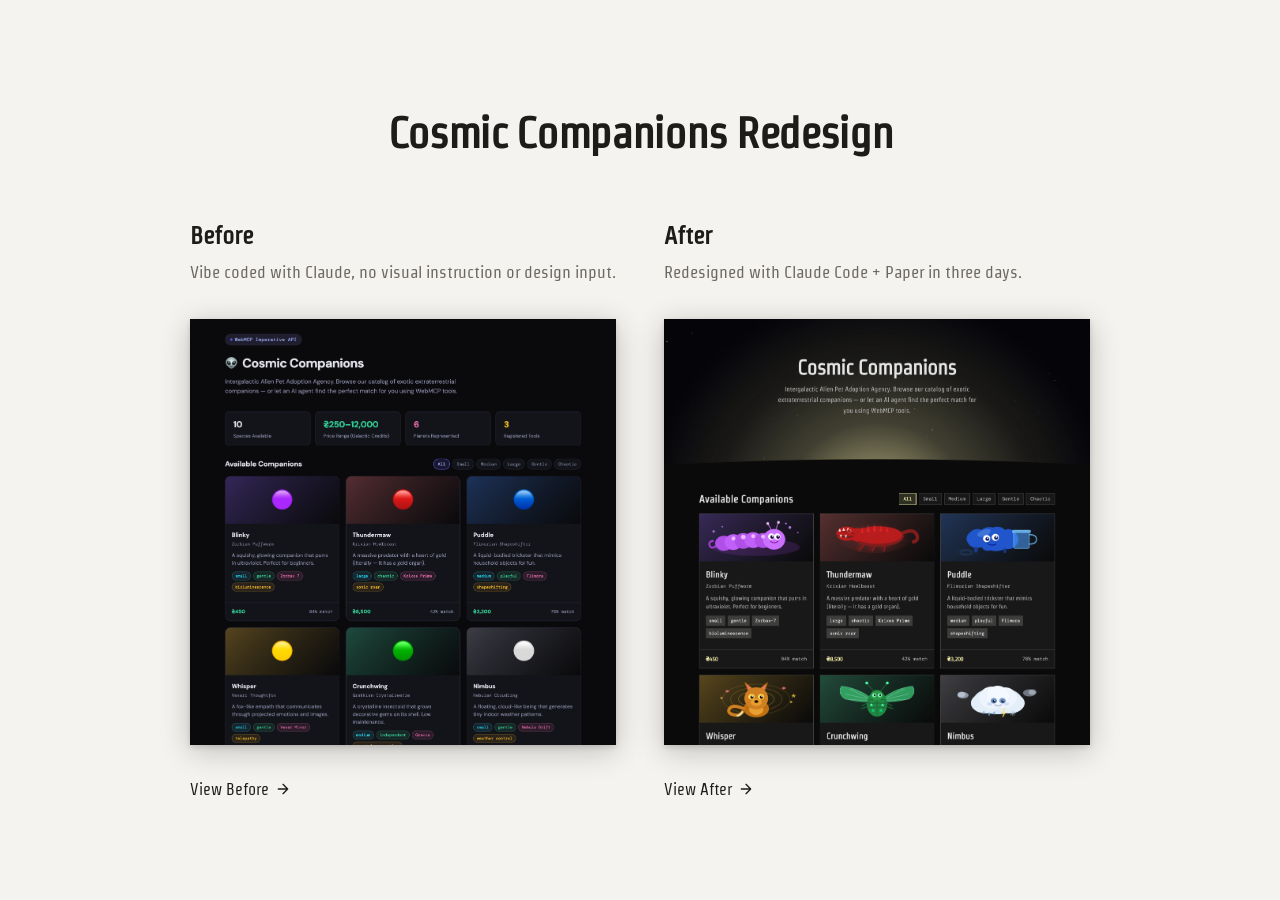
<file: index.html>
<!DOCTYPE html>
<html lang="en">
<head>
    <meta charset="UTF-8">
    <meta name="viewport" content="width=device-width, initial-scale=1.0">
    <title>Cosmic Companions</title>
    <link rel="icon" type="image/svg+xml" href="favicon.svg">
    <link rel="preconnect" href="https://fonts.googleapis.com">
    <link href="https://fonts.googleapis.com/css2?family=DM+Mono:wght@300;400;500&family=Strait&display=swap" rel="stylesheet">
    <link rel="stylesheet" href="after/styles.css">
    <style>
        :root {
            --bg:              #f5f3ef;
            --bg-deep:         #ece9e3;
            --surface:         #eceae5;
            --surface-hover:   #e2dfd9;
            --border:          #c8c4bc;
            --border-focus:    #3a3835;
            --border-selected: #6b6761;
            --border-hover:    #3a3835;
            --text:            #1e1c1a;
            --text-muted:      #6b6761;
            --accent:          #1e1c1a;
            --accent-soft:     rgba(30, 28, 26, 0.08);
            --accent-glow:     rgba(30, 28, 26, 0.06);
        }

        body {
            background: var(--bg);
            color: var(--text);
        }

        @media (min-width: 601px) {
            body {
                min-height: 100vh;
                display: flex;
                align-items: center;
                padding-top: 40px;
                padding-bottom: 40px;
            }
        }

        .landing-container {
            max-width: 900px;
            margin: 0 auto;
            width: 100%;
        }

        .landing-container h1 {
            margin-bottom: 48px;
            text-align: center;
        }

        .cards {
            display: grid;
            grid-template-columns: 1fr 1fr;
            gap: 48px;
        }

        .landing-card {
            display: flex;
            flex-direction: column;
            gap: 32px;
        }

        .landing-card-visual {
            aspect-ratio: 1 / 1;
            overflow: hidden;
            border: none;
            box-shadow: 0 6px 28px rgba(0, 0, 0, 0.22), 0 2px 6px rgba(0, 0, 0, 0.14);
            transform-style: preserve-3d;
            will-change: transform;
            transition: transform 0.6s ease, box-shadow 0.6s ease;
        }

        .landing-card-visual.is-tilting {
            transition: none;
        }

        .landing-card-visual img {
            width: 100%;
            height: 100%;
            object-fit: cover;
            object-position: center;
            display: block;
        }

        .landing-card-body {
            display: flex;
            flex-direction: column;
        }

        .landing-card-body h2 {
            font-size: 1.375rem;
            font-weight: 600;
            margin-bottom: 4px;
        }

        .landing-card-body p {
            font-size: 0.9625rem;
            color: var(--text-muted);
            line-height: 1.6;
            margin-bottom: 0;
        }

        .card-link {
            display: inline-flex;
            align-items: center;
            gap: 6px;
            font-size: 0.894rem;
            color: var(--accent);
            text-decoration: none;
            transition: color 0.2s;
            font-family: var(--sans);
        }

        .card-link:hover { color: var(--text); }

        .card-link svg {
            width: 16px;
            height: 16px;
            transition: transform 0.2s ease;
        }

        .card-link:hover svg {
            transform: translateX(4px);
        }

        @media (max-width: 600px) {
            .cards {
                grid-template-columns: 1fr;
            }
            .landing-container {
                padding-top: 48px;
            }
            .landing-card-body h2 { font-size: 1.5rem; }
            .landing-card-body p  { font-size: 1.05rem; }
            .card-link            { font-size: 0.975rem; }
        }
    </style>
</head>
<body>

<div class="landing-container">

    <h1>Cosmic Companions Redesign</h1>

    <div class="cards">

        <div class="landing-card">
            <div class="landing-card-body">
                <h2>Before</h2>
                <p>Vibe coded with Claude, no visual instruction or design input.</p>
            </div>
            <a href="before/index.html" class="landing-card-visual">
                <img src="before-img.png" alt="Before redesign screenshot">
            </a>
            <a href="before/index.html" class="card-link">View Before <svg viewBox="0 0 24 24" fill="none" stroke="currentColor" stroke-width="2" stroke-linecap="round" stroke-linejoin="round"><path d="M5 12h14M12 5l7 7-7 7"/></svg></a>
        </div>

        <div class="landing-card">
            <div class="landing-card-body">
                <h2>After</h2>
                <p>Redesigned with Claude Code + Paper in three days.</p>
            </div>
            <a href="after/index.html" class="landing-card-visual">
                <img src="after-img.png" alt="After redesign screenshot">
            </a>
            <a href="after/index.html" class="card-link">View After <svg viewBox="0 0 24 24" fill="none" stroke="currentColor" stroke-width="2" stroke-linecap="round" stroke-linejoin="round"><path d="M5 12h14M12 5l7 7-7 7"/></svg></a>
        </div>

    </div>

</div>

<script>
    const MAX_TILT = 4;
    const PERSPECTIVE = 800;

    document.querySelectorAll('.landing-card-visual').forEach(el => {
        el.style.perspective = `${PERSPECTIVE}px`;

        el.addEventListener('mousemove', e => {
            const rect = el.getBoundingClientRect();
            const x = (e.clientX - rect.left) / rect.width  - 0.5;
            const y = (e.clientY - rect.top)  / rect.height - 0.5;
            el.classList.add('is-tilting');
            el.style.transform = `perspective(${PERSPECTIVE}px) rotateY(${x * MAX_TILT}deg) rotateX(${-y * MAX_TILT}deg)`;
        });

        el.addEventListener('mouseleave', () => {
            el.classList.remove('is-tilting');
            el.style.transform = 'perspective(800px) rotateY(0deg) rotateX(0deg)';
        });
    });
</script>

<script data-goatcounter="https://agbayliss.goatcounter.com/count"
        async src="//gc.zgo.at/count.js"></script>

</body>
</html>
</file>
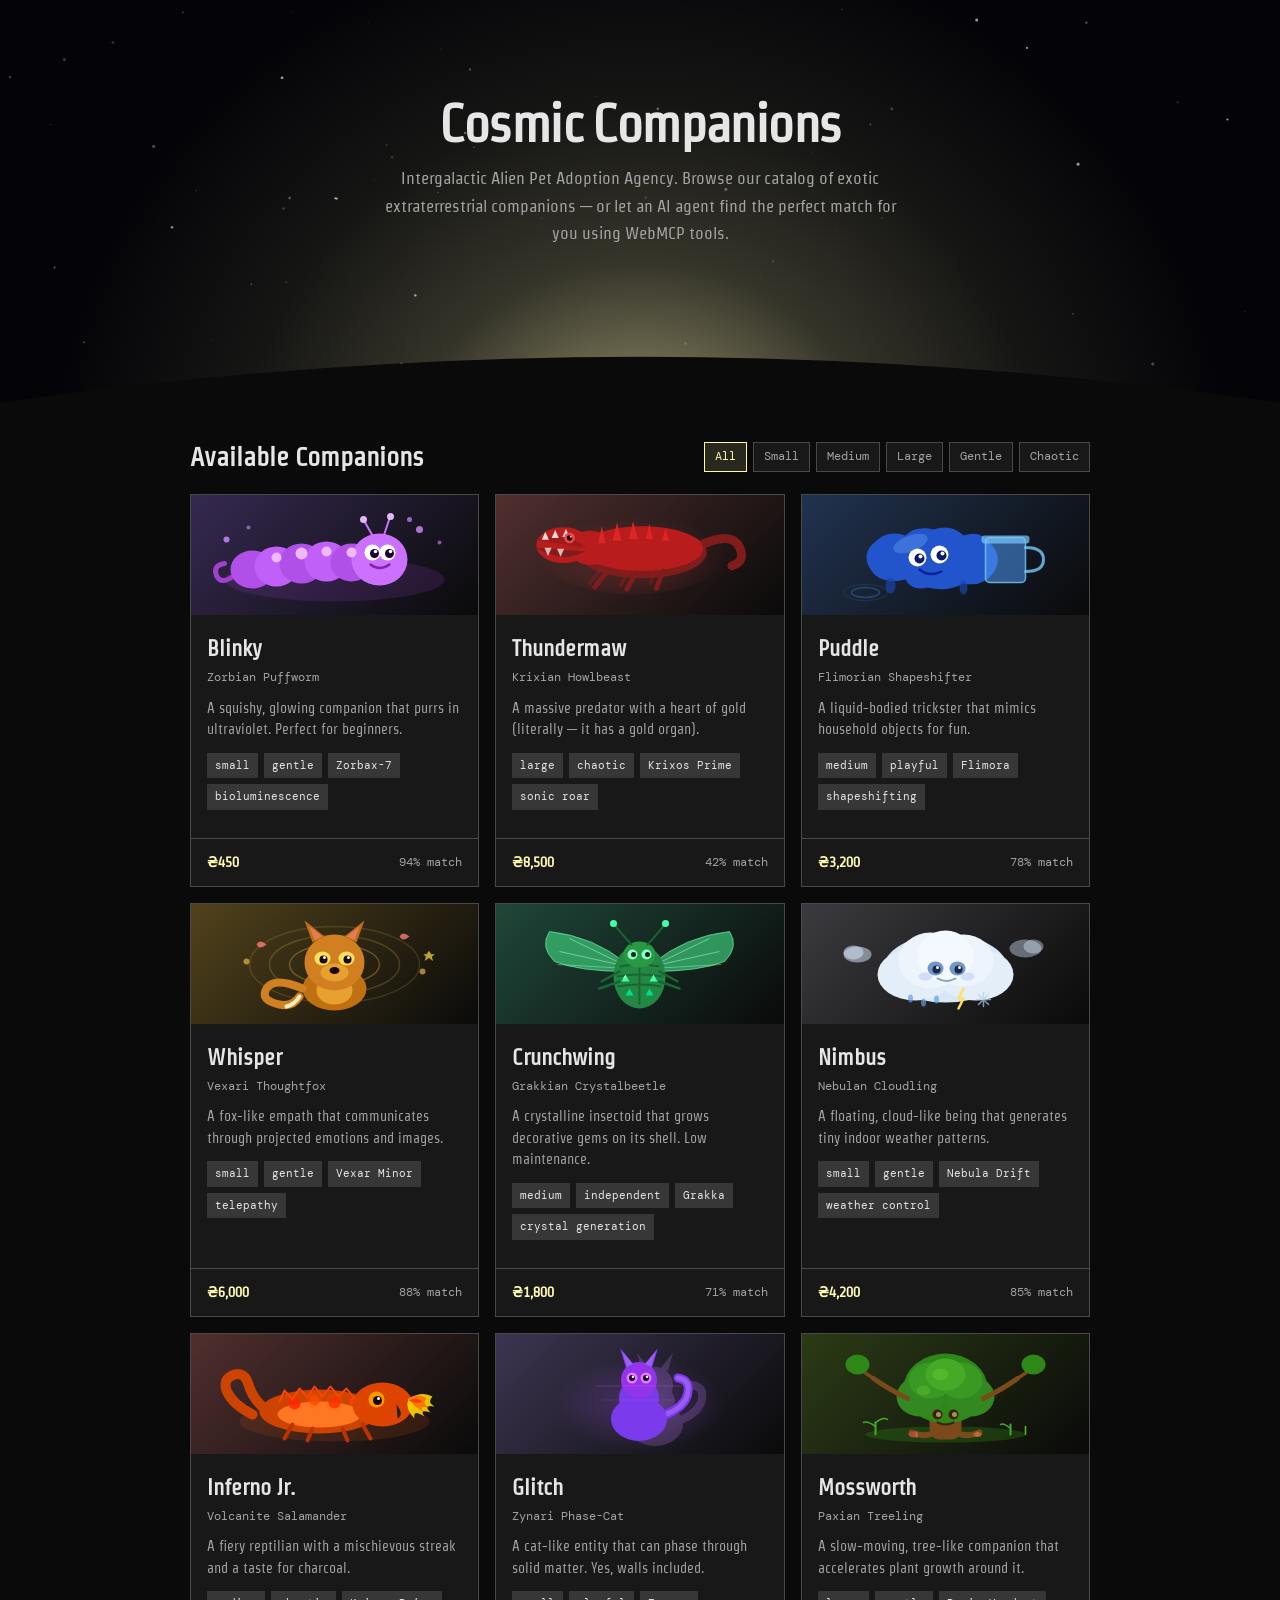
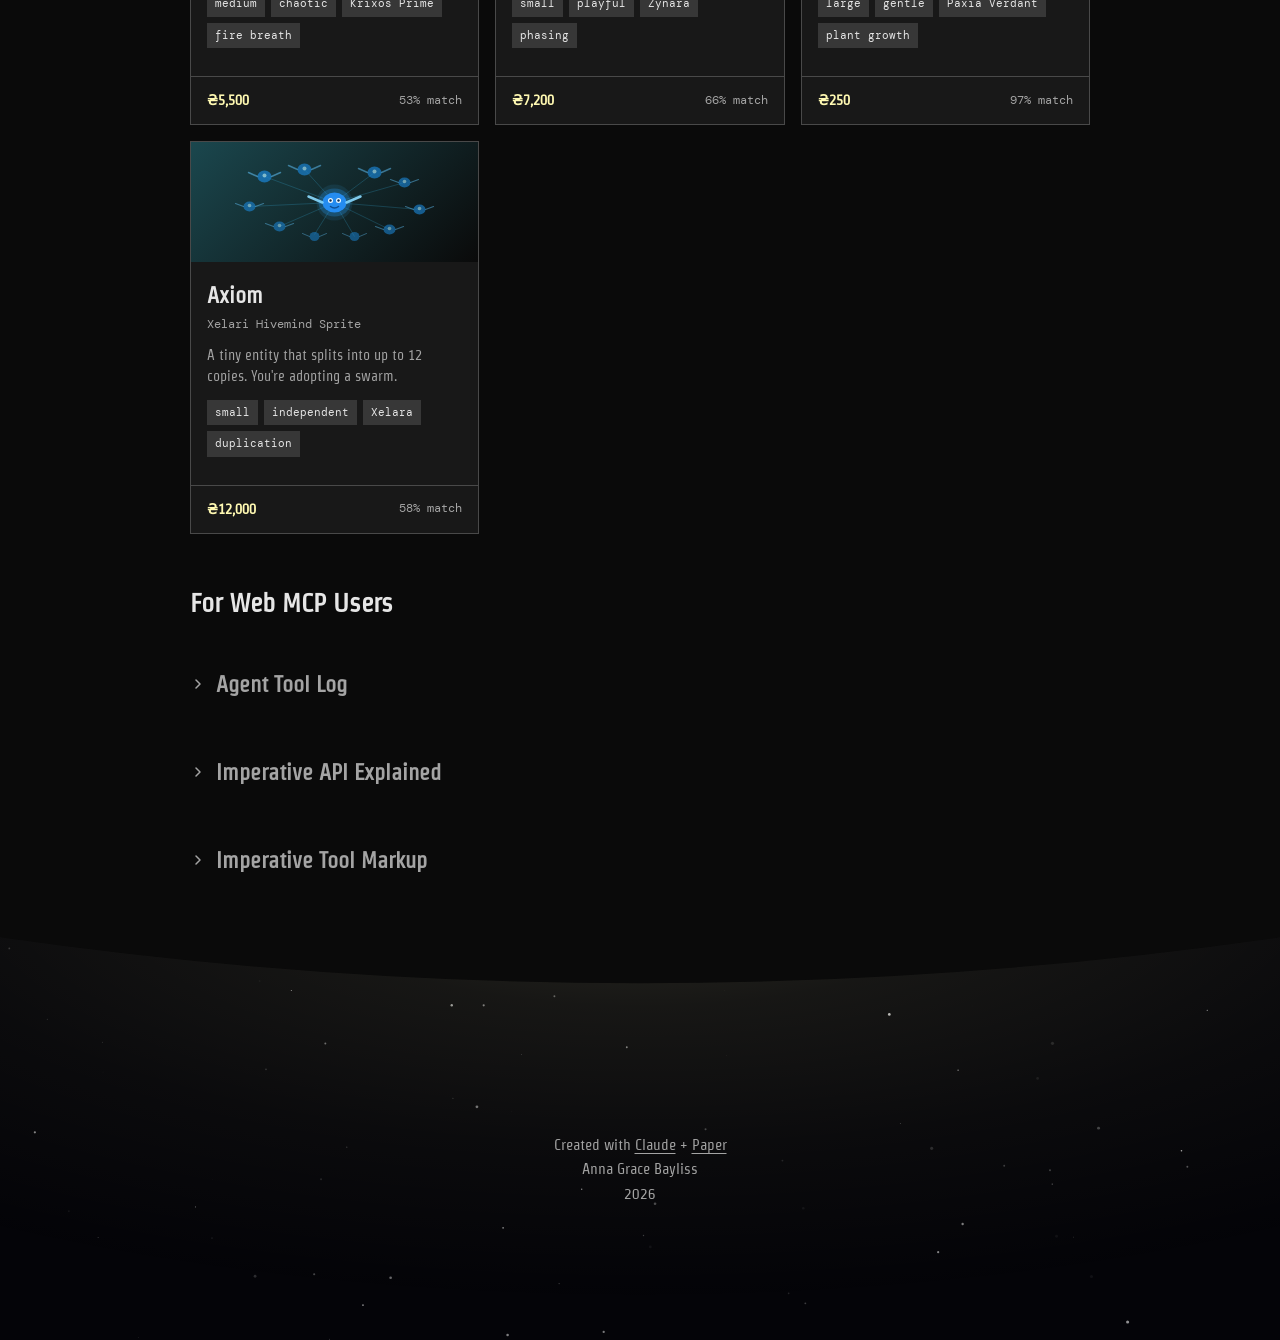
<file: after/index.html>
<!DOCTYPE html>
<html lang="en">
<head>
    <meta charset="UTF-8">
    <meta name="viewport" content="width=device-width, initial-scale=1.0">
    <link rel="icon" type="image/svg+xml" href="favicon.svg">
    <title>Cosmic Companions — Alien Pet Adoption Agency</title>
    <link rel="preconnect" href="https://fonts.googleapis.com">
    <link href="https://fonts.googleapis.com/css2?family=DM+Mono:wght@300;400;500&family=Strait&display=swap" rel="stylesheet">
    <link rel="stylesheet" href="styles.css">
</head>
<body>

<section class="page-hero">
    <canvas class="hero-stars"></canvas>
    <div class="hero-content">
        <h1>Cosmic Companions</h1>
        <p class="subtitle">Intergalactic Alien Pet Adoption Agency. Browse our catalog of exotic extraterrestrial companions — or let an AI agent find the perfect match for you using WebMCP tools.</p>
    </div>
    <svg class="hero-horizon" viewBox="0 0 1440 200" preserveAspectRatio="none" xmlns="http://www.w3.org/2000/svg">
        <defs>
            <filter id="rim-glow" x="-20%" y="-200%" width="140%" height="500%">
                <feGaussianBlur stdDeviation="3" result="blur"/>
                <feMerge>
                    <feMergeNode in="blur"/>
                    <feMergeNode in="SourceGraphic"/>
                </feMerge>
            </filter>
        </defs>
        <path class="horizon-mask" d="M0,170 Q720,10 1440,170 L1440,200 L0,200 Z"/>
        <path d="M0,170 Q720,10 1440,170" fill="none" filter="url(#rim-glow)"/>
    </svg>
</section>

<div class="container container--catalog">

    <!-- Catalog -->
    <div class="section-header">
        <h2>Available Companions</h2>
        <div class="filter-pills">
            <span class="pill active" data-filter="all">All</span>
            <span class="pill" data-filter="small">Small</span>
            <span class="pill" data-filter="medium">Medium</span>
            <span class="pill" data-filter="large">Large</span>
            <span class="pill" data-filter="gentle">Gentle</span>
            <span class="pill" data-filter="chaotic">Chaotic</span>
        </div>
    </div>

    <div class="catalog" id="catalog"></div>

    <!-- Web MCP Section Header -->
    <div class="section-header">
        <h2>For Web MCP Users</h2>
    </div>

    <!-- Accordion: Agent Tool Log -->
    <div class="accordion-item">
        <button class="accordion-header" aria-expanded="false">
            <svg class="accordion-caret" viewBox="0 0 16 16" fill="none" xmlns="http://www.w3.org/2000/svg" aria-hidden="true"><path d="M6 4l4 4-4 4" stroke="currentColor" stroke-width="1.5" stroke-linecap="round" stroke-linejoin="round"/></svg>
            <h3>Agent Tool Log</h3>
        </button>
        <div class="accordion-body">
            <div class="accordion-inner">
                <p class="log-desc">Real-time log of WebMCP tool invocations. When an AI agent calls a tool, the call and response appear here.</p>
                <div class="log-panel">
                    <div class="log-toolbar">
                        <span>navigator.modelContext</span>
                        <button class="log-clear" onclick="clearLog()">clear</button>
                    </div>
                    <div class="log-entries" id="logEntries">
                        <div class="log-empty">No tool calls yet. Use an agent to interact with this page.</div>
                    </div>
                </div>
            </div>
        </div>
    </div>

    <!-- Accordion: Imperative API Explained -->
    <div class="accordion-item">
        <button class="accordion-header" aria-expanded="false">
            <svg class="accordion-caret" viewBox="0 0 16 16" fill="none" xmlns="http://www.w3.org/2000/svg" aria-hidden="true"><path d="M6 4l4 4-4 4" stroke="currentColor" stroke-width="1.5" stroke-linecap="round" stroke-linejoin="round"/></svg>
            <h3>Imperative API Explained</h3>
        </button>
        <div class="accordion-body">
            <div class="accordion-inner annotations">

        <div class="annotation-block">
            <div class="annotation-label">
                <span class="fn">navigator.modelContext.registerTool()</span>
            </div>
            <div class="annotation-desc">
                The core method for the imperative API. You pass it an object with a <code>name</code>, 
                <code>description</code>, <code>inputSchema</code> (JSON Schema for parameters), 
                and an <code>execute</code> function. The browser registers this as a tool 
                that agents can discover and call.
            </div>
        </div>

        <div class="annotation-block">
            <div class="annotation-label">
                <span class="fn">inputSchema</span> — JSON Schema
            </div>
            <div class="annotation-desc">
                Defines the parameters the tool accepts using standard JSON Schema. 
                The agent reads this to understand what arguments to pass. Include 
                <code>description</code> fields on each property — this is what the LLM 
                actually reads to decide how to fill in the values.
            </div>
        </div>

        <div class="annotation-block">
            <div class="annotation-label">
                <span class="fn">execute(params)</span> — Returns structured data
            </div>
            <div class="annotation-desc">
                <strong>This is the big difference from the declarative API.</strong> Your execute 
                function receives the agent's parameters, runs your logic, and returns 
                structured data as <code>{ content: [{ type: "text", text: "..." }] }</code>. 
                The agent can then reason about the results, chain follow-up calls, or 
                relay findings back to the user in natural language.
            </div>
        </div>

        <div class="annotation-block">
            <div class="annotation-label">
                Tool chaining pattern
            </div>
            <div class="annotation-desc">
                This demo registers three tools that form a natural workflow: 
                <code>search_aliens</code> → <code>get_alien_details</code> → <code>adopt_alien</code>. 
                The agent calls search first, reads the results, picks a candidate, gets more details, 
                and then completes the adoption. Each tool returns data the agent needs for the next step.
            </div>
        </div>

            </div><!-- /accordion-inner: API Explained -->
        </div><!-- /accordion-body -->
    </div><!-- /accordion-item: API Explained -->

    <!-- Accordion: Full Tool Registrations -->
    <div class="accordion-item">
        <button class="accordion-header" aria-expanded="false">
            <svg class="accordion-caret" viewBox="0 0 16 16" fill="none" xmlns="http://www.w3.org/2000/svg" aria-hidden="true"><path d="M6 4l4 4-4 4" stroke="currentColor" stroke-width="1.5" stroke-linecap="round" stroke-linejoin="round"/></svg>
            <h3>Imperative Tool Markup</h3>
        </button>
        <div class="accordion-body">
            <div class="accordion-inner">
        <pre><span class="cm">// ── Tool 1: Search Aliens ──</span>
<span class="kw">navigator</span>.<span class="hl">modelContext</span>.<span class="fn">registerTool</span>({
  <span class="hl">name</span>: <span class="str">"search_aliens"</span>,
  <span class="hl">description</span>: <span class="str">"Search the alien pet catalog. Filter by planet of origin, size (small/medium/large), temperament (gentle/playful/chaotic/independent), special ability, maximum price in Galactic Credits, or minimum compatibility score (0-100). Returns a list of matching aliens with basic info. Call get_alien_details for full profiles."</span>,
  <span class="hl">inputSchema</span>: {
    type: <span class="str">"object"</span>,
    properties: {
      planet: {
        type: <span class="str">"string"</span>,
        description: <span class="str">"Planet of origin to filter by (e.g., 'Zorbax-7', 'Krixos Prime', 'Flimora', 'Vexar Minor', 'Grakka', 'Nebula Drift', 'Zynara', 'Paxia Verdant', 'Xelara')"</span>
      },
      size: {
        type: <span class="str">"string"</span>,
        enum: [<span class="str">"small"</span>, <span class="str">"medium"</span>, <span class="str">"large"</span>],
        description: <span class="str">"Size category to filter by"</span>
      },
      temperament: {
        type: <span class="str">"string"</span>,
        enum: [<span class="str">"gentle"</span>, <span class="str">"playful"</span>, <span class="str">"chaotic"</span>, <span class="str">"independent"</span>],
        description: <span class="str">"Temperament to filter by"</span>
      },
      ability: {
        type: <span class="str">"string"</span>,
        description: <span class="str">"Special ability to search for (e.g., 'telepathy', 'shapeshifting', 'fire breath')"</span>
      },
      max_price: {
        type: <span class="str">"number"</span>,
        description: <span class="str">"Maximum adoption price in Galactic Credits"</span>
      },
      min_compatibility: {
        type: <span class="str">"number"</span>,
        description: <span class="str">"Minimum compatibility score (0-100)"</span>
      }
    }
  },
  <span class="kw">async</span> <span class="fn">execute</span>(params) {
    <span class="kw">const</span> results = searchAliens(params);
    addLog(<span class="str">'search_aliens'</span>, params, <span class="str">`Found ${results.length} alien(s)`</span>);
    <span class="kw">return</span> {
      content: [{ type: <span class="str">"text"</span>, text: JSON.stringify({
        totalResults: results.length, aliens: results
      }, <span class="kw">null</span>, 2) }]
    };
  }
});


<span class="cm">// ── Tool 2: Get Alien Details ──</span>
<span class="kw">navigator</span>.<span class="hl">modelContext</span>.<span class="fn">registerTool</span>({
  <span class="hl">name</span>: <span class="str">"get_alien_details"</span>,
  <span class="hl">description</span>: <span class="str">"Get the full profile of a specific alien pet, including detailed bio, diet, care requirements, lifespan, warnings, and adoption fee. Requires the alien's ID (e.g., 'zorb-001'). Use search_aliens first to find IDs."</span>,
  <span class="hl">inputSchema</span>: {
    type: <span class="str">"object"</span>,
    properties: {
      id: {
        type: <span class="str">"string"</span>,
        description: <span class="str">"The unique alien ID (e.g., 'zorb-001', 'krix-002')"</span>
      }
    },
    required: [<span class="str">"id"</span>]
  },
  <span class="kw">async</span> <span class="fn">execute</span>(params) {
    <span class="kw">const</span> details = getAlienDetails(params.id);
    addLog(<span class="str">'get_alien_details'</span>, params,
      details.error || <span class="str">`${details.name} — ${details.species}`</span>);
    <span class="kw">if</span> (!details.error) showDetail(params.id);
    <span class="kw">return</span> {
      content: [{ type: <span class="str">"text"</span>, text: JSON.stringify(details, <span class="kw">null</span>, 2) }]
    };
  }
});


<span class="cm">// ── Tool 3: Adopt Alien ──</span>
<span class="kw">navigator</span>.<span class="hl">modelContext</span>.<span class="fn">registerTool</span>({
  <span class="hl">name</span>: <span class="str">"adopt_alien"</span>,
  <span class="hl">description</span>: <span class="str">"Begin the adoption process for an alien pet. This navigates to the adoption form page where the adopter's details can be filled in. Requires the alien's ID. Use the submit_adoption_form tool on the next page to complete the adoption."</span>,
  <span class="hl">inputSchema</span>: {
    type: <span class="str">"object"</span>,
    properties: {
      id: {
        type: <span class="str">"string"</span>,
        description: <span class="str">"The unique alien ID to adopt (e.g., 'zorb-001')"</span>
      }
    },
    required: [<span class="str">"id"</span>]
  },
  <span class="kw">async</span> <span class="fn">execute</span>(params) {
    <span class="kw">const</span> a = ALIENS.find(x => x.id === params.id);
    addLog(<span class="str">'adopt_alien'</span>, params,
      a ? <span class="str">`Navigating to adoption form for ${a.name}...`</span>
        : <span class="str">'Species not found'</span>);
    <span class="kw">if</span> (a) window.location.href = <span class="str">`adopt.html?id=${params.id}`</span>;
    <span class="kw">return</span> {
      content: [{ type: <span class="str">"text"</span>, text: JSON.stringify(
        a ? { status: <span class="str">"navigating_to_form"</span>, alien: a.name,
              species: a.species, message: <span class="str">"Redirecting to adoption
              form. Use submit_adoption_form tool on the next
              page to complete the adoption."</span> }
          : { error: <span class="str">"Species not found"</span> }
      ) }]
    };
  }
});</pre>
            </div><!-- /accordion-inner: Full Tool Regs -->
        </div><!-- /accordion-body -->
    </div><!-- /accordion-item: Full Tool Regs -->

</div><!-- /container -->

<script>
// ═══════════════════════════════════════════════════
//  ALIEN CATALOG DATA
// ═══════════════════════════════════════════════════

const ALIENS = [
    {
        id: "zorb-001",
        name: "Blinky",
        species: "Zorbian Puffworm",
        emoji: "🟣",
        planet: "Zorbax-7",
        size: "small",
        temperament: "gentle",
        ability: "bioluminescence",
        price: 450,
        compatibilityScore: 94,
        blurb: "A squishy, glowing companion that purrs in ultraviolet. Perfect for beginners.",
        bio: "Zorbian Puffworms are among the most popular starter aliens in the galaxy. Blinky was found drifting near the Helix Nebula in a cozy spore pod. They communicate through color shifts — soft lavender means happy, deep magenta means hungry. Blinky has already been litter-trained (crystalline sand only) and enjoys being carried in jacket pockets.",
        diet: "Photon flakes, crushed starlight, occasional moonberry",
        lifespan: "35 Earth years",
        careLevel: "Easy",
        warnings: ["Glows brightly at night — may disrupt sleep", "Do not expose to FM radio frequencies"]
    },
    {
        id: "krix-002",
        name: "Thundermaw",
        species: "Krixian Howlbeast",
        emoji: "🔴",
        planet: "Krixos Prime",
        size: "large",
        temperament: "chaotic",
        ability: "sonic roar",
        price: 8500,
        compatibilityScore: 42,
        blurb: "A massive predator with a heart of gold (literally — it has a gold organ).",
        bio: "Thundermaw was rescued from an illegal fighting ring on Krixos Prime. Despite their fearsome appearance (six legs, armored scales, teeth that regenerate hourly), they're surprisingly affectionate once bonded. Thundermaw's sonic roar can shatter glass within 50 meters, so a reinforced habitat is mandatory. They've been working with our behavioral team and have made tremendous progress.",
        diet: "Raw plasma steak, iron ore nuggets, the occasional asteroid fragment",
        lifespan: "200+ Earth years",
        careLevel: "Expert",
        warnings: ["Sonic roar can cause structural damage", "Requires Class-4 containment license", "May eat furniture during bonding phase"]
    },
    {
        id: "flim-003",
        name: "Puddle",
        species: "Flimorian Shapeshifter",
        emoji: "🔵",
        planet: "Flimora",
        size: "medium",
        temperament: "playful",
        ability: "shapeshifting",
        price: 3200,
        compatibilityScore: 78,
        blurb: "A liquid-bodied trickster that mimics household objects for fun.",
        bio: "Puddle is a Flimorian Shapeshifter — a species that exists in a semi-liquid state and can temporarily take the form of nearby objects. You might find Puddle disguised as your coffee mug, a throw pillow, or your other pet. This is their version of playing. Puddle can hold a shape for about 20 minutes before reverting to their natural blob form. They especially enjoy rainy days and have an inexplicable fascination with jazz music.",
        diet: "Distilled nebula water, mineral supplements, any Earth liquid (prefers orange juice)",
        lifespan: "80 Earth years",
        careLevel: "Moderate",
        warnings: ["May impersonate important objects (keys, phones, remotes)", "Cannot hold shape if startled", "Keep away from extreme heat — will evaporate temporarily"]
    },
    {
        id: "vex-004",
        name: "Whisper",
        species: "Vexari Thoughtfox",
        emoji: "🟡",
        planet: "Vexar Minor",
        size: "small",
        temperament: "gentle",
        ability: "telepathy",
        price: 6000,
        compatibilityScore: 88,
        blurb: "A fox-like empath that communicates through projected emotions and images.",
        bio: "Whisper is a Vexari Thoughtfox — a species renowned for their low-level telepathic abilities. They don't read specific thoughts, but they pick up on emotional states and can project simple images and feelings back. Owners report that Whisper has an uncanny ability to know when you're sad and will project warm, comforting mental images (usually sunsets and meadows). Whisper is extremely loyal once bonded but can be shy around crowds.",
        diet: "Thought-enriched kibble (included with adoption), Vexari dream nectar, chamomile tea",
        lifespan: "50 Earth years",
        careLevel: "Easy",
        warnings: ["May project your embarrassing memories if anxious", "Sensitive to loud arguments"]
    },
    {
        id: "grak-005",
        name: "Crunchwing",
        species: "Grakkian Crystalbeetle",
        emoji: "🟢",
        planet: "Grakka",
        size: "medium",
        temperament: "independent",
        ability: "crystal generation",
        price: 1800,
        compatibilityScore: 71,
        blurb: "A crystalline insectoid that grows decorative gems on its shell. Low maintenance.",
        bio: "Crunchwing is a Grakkian Crystalbeetle — a docile insectoid species whose carapace naturally produces small crystalline growths. These crystals are purely decorative (and mildly sparkly) and shed seasonally, making Crunchwing a surprisingly fashionable companion. They're extremely low-maintenance, requiring minimal interaction but enjoying the presence of other beings. Crunchwing spends most of their time basking under UV lamps and crunching gravel.",
        diet: "Assorted gravel, mineral dust, UV light exposure (2 hrs/day minimum)",
        lifespan: "120 Earth years",
        careLevel: "Easy",
        warnings: ["Shed crystals may scratch hardwood floors", "Loud crunching sounds at night"]
    },
    {
        id: "neb-006",
        name: "Nimbus",
        species: "Nebulan Cloudling",
        emoji: "⚪",
        planet: "Nebula Drift",
        size: "small",
        temperament: "gentle",
        ability: "weather control",
        price: 4200,
        compatibilityScore: 85,
        blurb: "A floating, cloud-like being that generates tiny indoor weather patterns.",
        bio: "Nimbus is a Nebulan Cloudling — a gaseous life form that resembles a small, sentient cloud. They float at about head height and can generate localized micro-weather: gentle breezes when content, light drizzle when sad, and tiny rainbows when excited. Nimbus bonds deeply with one person and tends to follow them from room to room. They're virtually silent and their presence is described by owners as 'unreasonably cozy.'",
        diet: "Atmospheric moisture, humidity, the occasional spritz from a spray bottle",
        lifespan: "Unknown (oldest recorded: 300+ years)",
        careLevel: "Easy",
        warnings: ["May cause indoor rain if neglected", "Keep away from open flames", "Electronics may need waterproofing"]
    },
    {
        id: "vol-007",
        name: "Inferno Jr.",
        species: "Volcanite Salamander",
        emoji: "🟠",
        planet: "Krixos Prime",
        size: "medium",
        temperament: "chaotic",
        ability: "fire breath",
        price: 5500,
        compatibilityScore: 53,
        blurb: "A fiery reptilian with a mischievous streak and a taste for charcoal.",
        bio: "Inferno Jr. is a Volcanite Salamander — a heat-resistant reptilian species from the volcanic regions of Krixos Prime. They can exhale controlled jets of flame up to 2 meters long, which they primarily use to cook their own food (they refuse to eat anything uncharred). Inferno Jr. is mischievous but trainable, and they've taken well to the 'no indoor fires' protocol. They love basking on heated rocks and have an endearing habit of lightly toasting your socks as a sign of affection.",
        diet: "Charcoal, lava rocks, any food item (will self-char before eating)",
        lifespan: "90 Earth years",
        careLevel: "Advanced",
        warnings: ["Fire hazard — fireproof habitat required", "Will char unattended clothing", "Insurance surcharge may apply"]
    },
    {
        id: "zyn-008",
        name: "Glitch",
        species: "Zynari Phase-Cat",
        emoji: "🟣",
        planet: "Zynara",
        size: "small",
        temperament: "playful",
        ability: "phasing",
        price: 7200,
        compatibilityScore: 66,
        blurb: "A cat-like entity that can phase through solid matter. Yes, walls included.",
        bio: "Glitch is a Zynari Phase-Cat — a feline-like species with the unsettling ability to phase through solid matter. Doors, walls, containers — none of it matters to Glitch. They phase instinctively when startled or when they really want something on the other side. Glitch is incredibly affectionate, aggressively curious, and has no concept of personal space (or physical barriers). Our team has had limited success with phase-boundary training, but Glitch is improving.",
        diet: "Standard cat food (weirdly), quantum kibble supplement, the occasional moth",
        lifespan: "45 Earth years",
        careLevel: "Advanced",
        warnings: ["Cannot be contained by physical barriers", "May appear in your bed at 3 AM", "Phase-proof rooms available for purchase separately"]
    },
    {
        id: "pax-009",
        name: "Mossworth",
        species: "Paxian Treeling",
        emoji: "🟤",
        planet: "Paxia Verdant",
        size: "large",
        temperament: "gentle",
        ability: "plant growth",
        price: 250,
        compatibilityScore: 97,
        blurb: "A slow-moving, tree-like companion that accelerates plant growth around it.",
        bio: "Mossworth is a Paxian Treeling — a large, slow-moving arboreal life form that resembles a walking tree stump with mossy limbs. Wherever Mossworth sits for more than an hour, nearby plants experience rapid growth. Gardens thrive, houseplants flourish, and even barren soil begins to sprout. Mossworth communicates through slow, rumbling vibrations and has the most gentle disposition of any species in our catalog. They enjoy sunlight, rain, and being read to (the vibrations of human speech seem to soothe them).",
        diet: "Water, compost, sunlight, classical music (not food but they insist)",
        lifespan: "500+ Earth years",
        careLevel: "Easy",
        warnings: ["Very slow — may block hallways", "Accelerated plant growth may affect property", "Produces 3kg of moss daily"]
    },
    {
        id: "xel-010",
        name: "Axiom",
        species: "Xelari Hivemind Sprite",
        emoji: "🔵",
        planet: "Xelara",
        size: "small",
        temperament: "independent",
        ability: "duplication",
        price: 12000,
        compatibilityScore: 58,
        blurb: "A tiny entity that splits into up to 12 copies. You're adopting a swarm.",
        bio: "Axiom is a Xelari Hivemind Sprite — a singular consciousness that can temporarily split into up to 12 identical copies. All copies share one mind and act in coordination. Axiom uses this ability to multitask: one copy might sit on your shoulder while three others clean the kitchen and two more play chess against each other. When reunified, Axiom retains all memories from all copies. They're highly intelligent, slightly aloof, and have strong opinions about interior design.",
        diet: "Electromagnetic energy (sits near routers/outlets), crystallized logic cubes (included)",
        lifespan: "Unknown — may be functionally immortal",
        careLevel: "Expert",
        warnings: ["Up to 12 copies at once — can be overwhelming", "Rearranges furniture without asking", "Has been known to optimize your schedule without consent"]
    }
];


// ═══════════════════════════════════════════════════
//  RENDER CATALOG
// ═══════════════════════════════════════════════════

const catalogEl = document.getElementById('catalog');
let currentDetailId = null;

function renderCatalog(filter = 'all') {
    closeDetail(false);
    const filtered = ALIENS.filter(a => {
        if (filter === 'all') return true;
        return a.size === filter || a.temperament === filter;
    });

    catalogEl.innerHTML = filtered.map(a => `
        <div class="alien-card" data-id="${a.id}" onclick="showDetail('${a.id}')">
            <div class="alien-card-visual" style="background: linear-gradient(135deg, ${getColor(a)}, var(--bg))">
                <img src="illustrations/${a.name.toLowerCase().replace(/\s+/g, '-').replace(/\./g, '')}.svg" alt="${a.name}" class="alien-card-illustration">
            </div>
            <div class="alien-card-body">
                <h3>${a.name}</h3>
                <div class="species">${a.species}</div>
                <div class="blurb">${a.blurb}</div>
                <div class="alien-tags">
                    <span class="alien-tag size">${a.size}</span>
                    <span class="alien-tag temperament">${a.temperament}</span>
                    <span class="alien-tag planet">${a.planet}</span>
                    <span class="alien-tag ability">${a.ability}</span>
                </div>
            </div>
            <div class="alien-card-footer">
                <span class="alien-price">&#8372;${a.price.toLocaleString()}</span>
                <span class="compat-score">${a.compatibilityScore}% match</span>
            </div>
        </div>
    `).join('');
}

function getColor(alien) {
    const colors = {
        'Zorbax-7': 'rgba(139,92,246,0.25)',
        'Krixos Prime': 'rgba(248,113,113,0.25)',
        'Flimora': 'rgba(59,130,246,0.25)',
        'Vexar Minor': 'rgba(251,191,36,0.25)',
        'Grakka': 'rgba(52,211,153,0.25)',
        'Nebula Drift': 'rgba(200,200,220,0.2)',
        'Zynara': 'rgba(167,139,250,0.25)',
        'Paxia Verdant': 'rgba(101,163,13,0.25)',
        'Xelara': 'rgba(34,211,238,0.25)'
    };
    return colors[alien.planet] || 'rgba(99,102,241,0.2)';
}

// Filter pills
document.querySelectorAll('.pill').forEach(pill => {
    pill.addEventListener('click', () => {
        document.querySelectorAll('.pill').forEach(p => p.classList.remove('active'));
        pill.classList.add('active');
        renderCatalog(pill.dataset.filter);
    });
});

renderCatalog();


// ═══════════════════════════════════════════════════
//  INLINE DETAIL PANEL
// ═══════════════════════════════════════════════════

function showDetail(id) {
    const a = ALIENS.find(x => x.id === id);
    if (!a) return;

    // If clicking the same card, close it
    if (currentDetailId === id) {
        closeDetail();
        return;
    }

    // Remove any existing detail panel and active state
    closeDetail(false);
    currentDetailId = id;

    // Find the clicked card element
    const cards = catalogEl.querySelectorAll('.alien-card');
    let clickedCard = null;
    cards.forEach(card => {
        if (card.dataset.id === id) {
            clickedCard = card;
            card.classList.add('active');
        }
    });

    if (!clickedCard) return;

    // Figure out which row the card is in by checking positions
    const catalogRect = catalogEl.getBoundingClientRect();
    const clickedRect = clickedCard.getBoundingClientRect();
    const clickedRow = clickedRect.top;

    // Find the last card in the same row
    let lastInRow = clickedCard;
    cards.forEach(card => {
        const rect = card.getBoundingClientRect();
        if (Math.abs(rect.top - clickedRow) < 5 && rect.left > lastInRow.getBoundingClientRect().left) {
            lastInRow = card;
        }
    });

    // Also check if there's a detail panel already in the DOM (shouldn't be, but safety)
    const existingPanel = catalogEl.querySelector('.inline-detail');
    if (existingPanel) existingPanel.remove();

    // Create the inline detail panel
    const panel = document.createElement('div');
    panel.className = 'inline-detail';
    panel.id = 'inlineDetail';
    // Set left rail width to exactly match the card. Subtract 1px to account
    // for the panel's own 1px left border, which shifts the content box inward.
    panel.style.setProperty('--detail-left-width', (clickedCard.getBoundingClientRect().width - 1) + 'px');
    panel.style.setProperty('--hero-color', getColor(a));
    const illustrationFile = a.name.toLowerCase().replace(/\s+/g, '-').replace(/\./g, '');
    panel.innerHTML = `
        <div class="inline-detail-left">
            <div class="inline-detail-hero">
                <img src="illustrations/${illustrationFile}.svg" alt="${a.name}" class="inline-detail-illustration">
                <button class="inline-detail-close inline-detail-close--hero" onclick="closeDetail()"><svg width="14" height="14" viewBox="0 0 10 10" fill="none" xmlns="http://www.w3.org/2000/svg"><line x1="1" y1="1" x2="9" y2="9" stroke="currentColor" stroke-width="1.5" stroke-linecap="round"/><line x1="9" y1="1" x2="1" y2="9" stroke="currentColor" stroke-width="1.5" stroke-linecap="round"/></svg></button>
            </div>
            <div class="inline-detail-left-identity">
                <h2>${a.name}</h2>
                <div class="inline-detail-species">${a.species} — ${a.id}</div>
            </div>
            <div class="inline-detail-price-row">
                <span class="inline-detail-price">&#8372;${a.price.toLocaleString()}</span>
                <span class="inline-detail-match">${a.compatibilityScore}% match</span>
            </div>
        </div>
        <div class="inline-detail-right">
            <button class="inline-detail-close inline-detail-close--right" onclick="closeDetail()"><svg width="14" height="14" viewBox="0 0 10 10" fill="none" xmlns="http://www.w3.org/2000/svg"><line x1="1" y1="1" x2="9" y2="9" stroke="currentColor" stroke-width="1.5" stroke-linecap="round"/><line x1="9" y1="1" x2="1" y2="9" stroke="currentColor" stroke-width="1.5" stroke-linecap="round"/></svg></button>
            <p class="inline-detail-bio">${a.bio}</p>
            <div class="detail-grid">
                <div class="detail-item">
                    <div class="label">planet</div>
                    <div class="value">${a.planet}</div>
                </div>
                <div class="detail-item">
                    <div class="label">size</div>
                    <div class="value">${a.size}</div>
                </div>
                <div class="detail-item">
                    <div class="label">temperament</div>
                    <div class="value">${a.temperament}</div>
                </div>
                <div class="detail-item">
                    <div class="label">ability</div>
                    <div class="value">${a.ability}</div>
                </div>
                <div class="detail-item">
                    <div class="label">lifespan</div>
                    <div class="value">${a.lifespan}</div>
                </div>
                <div class="detail-item">
                    <div class="label">care level</div>
                    <div class="value">${a.careLevel}</div>
                </div>
                <div class="detail-item detail-item--full">
                    <div class="label">diet</div>
                    <div class="value">${a.diet}</div>
                </div>
                <div class="detail-item detail-item--fee">
                    <div class="label">adoption fee</div>
                    <div class="value">&#8372;${a.price.toLocaleString()}</div>
                </div>
            </div>
            ${a.warnings.length ? `
                <div class="warnings">
                    <p class="warnings-heading"><svg width="11" height="11" viewBox="0 0 11 11" fill="none" xmlns="http://www.w3.org/2000/svg"><path d="M5.5 1.5L10 9.5H1Z" stroke="currentColor" stroke-width="1.2" stroke-linejoin="round"/><line x1="5.5" y1="4.5" x2="5.5" y2="6.5" stroke="currentColor" stroke-width="1.2" stroke-linecap="round"/><circle cx="5.5" cy="8" r="0.6" fill="currentColor"/></svg> Warnings</p>
                    <ul>${a.warnings.map(w => `<li>${w}</li>`).join('')}</ul>
                </div>
            ` : ''}
            <div class="adopt-bar">
                <button class="adopt-btn" onclick="handleAdopt('${a.id}')">Adopt ${a.name}</button>
            </div>
        </div>
    `;

    // Insert the panel after the last card in the row
    lastInRow.insertAdjacentElement('afterend', panel);

    // On mobile the panel is a fixed overlay — lock body scroll
    if (window.matchMedia('(max-width: 600px)').matches) {
        document.body.style.overflow = 'hidden';
    } else {
        // Desktop: smooth scroll to show the panel
        setTimeout(() => {
            panel.scrollIntoView({ behavior: 'smooth', block: 'nearest' });
        }, 50);
    }
}

function closeDetail(smooth = true) {
    currentDetailId = null;
    document.body.style.overflow = '';
    const panel = document.getElementById('inlineDetail');
    if (panel) {
        if (smooth) {
            panel.classList.add('is-closing');
            setTimeout(() => panel.remove(), 300);
        } else {
            panel.remove();
        }
    }
    // Remove active state from all cards
    catalogEl.querySelectorAll('.alien-card.active').forEach(c => c.classList.remove('active'));
};

function handleAdopt(id) {
    window.location.href = `adopt.html?id=${id}`;
}

window.addEventListener('resize', () => {
    if (!currentDetailId) return;
    requestAnimationFrame(() => {
        const panel = document.getElementById('inlineDetail');
        const activeCard = catalogEl.querySelector(`.alien-card[data-id="${currentDetailId}"]`);
        if (!panel || !activeCard) return;

        // Update left rail width to match card's new size
        panel.style.setProperty('--detail-left-width', (activeCard.getBoundingClientRect().width - 1) + 'px');

        // Re-evaluate which card is last in the active card's row after reflow
        const cards = catalogEl.querySelectorAll('.alien-card');
        const activeRow = activeCard.getBoundingClientRect().top;
        let lastInRow = activeCard;
        cards.forEach(card => {
            const rect = card.getBoundingClientRect();
            if (Math.abs(rect.top - activeRow) < 5 && rect.left > lastInRow.getBoundingClientRect().left) {
                lastInRow = card;
            }
        });

        // Reinsert panel if it's no longer after the correct card
        if (panel.previousElementSibling !== lastInRow) {
            lastInRow.insertAdjacentElement('afterend', panel);
        }
    });
});

// Keep showConfirmation for backwards compat but it won't be used
function showConfirmation(alien, adopterName) {}


// ═══════════════════════════════════════════════════
//  TOOL CALL LOG
// ═══════════════════════════════════════════════════

const logEntriesEl = document.getElementById('logEntries');
let logCount = 0;

function addLog(toolName, params, result) {
    if (logCount === 0) logEntriesEl.innerHTML = '';
    logCount++;
    const time = new Date().toLocaleTimeString('en-US', { hour12: false });
    const entry = document.createElement('div');
    entry.className = 'log-entry';

    const resultPreview = typeof result === 'string' 
        ? result 
        : JSON.stringify(result, null, 2);

    // Truncate long results for display
    const displayResult = resultPreview.length > 500 
        ? resultPreview.substring(0, 500) + '\n  ...' 
        : resultPreview;

    entry.innerHTML = `
        <span class="log-time">${time}</span>
        <span class="log-tool">${toolName}</span>
        <span class="log-arrow">←</span>
        <span class="log-params">${JSON.stringify(params)}</span>
        <span class="log-result">→ ${displayResult}</span>
    `;
    logEntriesEl.appendChild(entry);
    logEntriesEl.scrollTop = logEntriesEl.scrollHeight;
}

function clearLog() {
    logCount = 0;
    logEntriesEl.innerHTML = '<div class="log-empty">No tool calls yet. Use an agent to interact with this page.</div>';
}


// ═══════════════════════════════════════════════════
//  TOOL LOGIC (shared between UI and WebMCP)
// ═══════════════════════════════════════════════════

function searchAliens(params) {
    let results = [...ALIENS];
    if (params.planet) {
        results = results.filter(a => a.planet.toLowerCase().includes(params.planet.toLowerCase()));
    }
    if (params.size) {
        results = results.filter(a => a.size === params.size.toLowerCase());
    }
    if (params.temperament) {
        results = results.filter(a => a.temperament === params.temperament.toLowerCase());
    }
    if (params.ability) {
        results = results.filter(a => a.ability.toLowerCase().includes(params.ability.toLowerCase()));
    }
    if (params.max_price) {
        results = results.filter(a => a.price <= params.max_price);
    }
    if (params.min_compatibility) {
        results = results.filter(a => a.compatibilityScore >= params.min_compatibility);
    }
    return results.map(a => ({
        id: a.id,
        name: a.name,
        species: a.species,
        planet: a.planet,
        size: a.size,
        temperament: a.temperament,
        ability: a.ability,
        price: a.price,
        compatibilityScore: a.compatibilityScore,
        blurb: a.blurb
    }));
}

function getAlienDetails(id) {
    const a = ALIENS.find(x => x.id === id);
    if (!a) return { error: "Species not found" };
    return { ...a };
}


// ═══════════════════════════════════════════════════
//  WEBMCP TOOL REGISTRATION (Imperative API)
// ═══════════════════════════════════════════════════

function registerWebMCPTools() {
    if (!navigator.modelContext) {
        console.log('WebMCP not available — tools registered in demo mode only.');
        return;
    }

    // ── Tool 1: Search Aliens ──
    navigator.modelContext.registerTool({
        name: "search_aliens",
        description: "Search the alien pet catalog. Filter by planet of origin, size (small/medium/large), temperament (gentle/playful/chaotic/independent), special ability, maximum price in Galactic Credits, or minimum compatibility score (0-100). Returns a list of matching aliens with basic info. Call get_alien_details for full profiles.",
        inputSchema: {
            type: "object",
            properties: {
                planet: {
                    type: "string",
                    description: "Planet of origin to filter by (e.g., 'Zorbax-7', 'Krixos Prime', 'Flimora', 'Vexar Minor', 'Grakka', 'Nebula Drift', 'Zynara', 'Paxia Verdant', 'Xelara')"
                },
                size: {
                    type: "string",
                    enum: ["small", "medium", "large"],
                    description: "Size category to filter by"
                },
                temperament: {
                    type: "string",
                    enum: ["gentle", "playful", "chaotic", "independent"],
                    description: "Temperament to filter by"
                },
                ability: {
                    type: "string",
                    description: "Special ability to search for (e.g., 'telepathy', 'shapeshifting', 'fire breath')"
                },
                max_price: {
                    type: "number",
                    description: "Maximum adoption price in Galactic Credits"
                },
                min_compatibility: {
                    type: "number",
                    description: "Minimum compatibility score (0-100)"
                }
            }
        },
        async execute(params) {
            const results = searchAliens(params);
            addLog('search_aliens', params, `Found ${results.length} alien(s)`);
            return {
                content: [{
                    type: "text",
                    text: JSON.stringify({
                        totalResults: results.length,
                        aliens: results
                    }, null, 2)
                }]
            };
        }
    });

    // ── Tool 2: Get Alien Details ──
    navigator.modelContext.registerTool({
        name: "get_alien_details",
        description: "Get the full profile of a specific alien pet, including detailed bio, diet, care requirements, lifespan, warnings, and adoption fee. Requires the alien's ID (e.g., 'zorb-001'). Use search_aliens first to find IDs.",
        inputSchema: {
            type: "object",
            properties: {
                id: {
                    type: "string",
                    description: "The unique alien ID (e.g., 'zorb-001', 'krix-002')"
                }
            },
            required: ["id"]
        },
        async execute(params) {
            const details = getAlienDetails(params.id);
            addLog('get_alien_details', params, details.error || `${details.name} — ${details.species}`);
            // Also open the inline detail panel in the UI
            if (!details.error) showDetail(params.id);
            return {
                content: [{
                    type: "text",
                    text: JSON.stringify(details, null, 2)
                }]
            };
        }
    });

    // ── Tool 3: Adopt Alien ──
    navigator.modelContext.registerTool({
        name: "adopt_alien",
        description: "Begin the adoption process for an alien pet. This navigates to the adoption form page where the adopter's details can be filled in. Requires the alien's ID. Use the submit_adoption_form tool on the next page to complete the adoption.",
        inputSchema: {
            type: "object",
            properties: {
                id: {
                    type: "string",
                    description: "The unique alien ID to adopt (e.g., 'zorb-001')"
                }
            },
            required: ["id"]
        },
        async execute(params) {
            const a = ALIENS.find(x => x.id === params.id);
            addLog('adopt_alien', params, a ? `Navigating to adoption form for ${a.name}...` : 'Species not found');
            if (a) {
                window.location.href = `adopt.html?id=${params.id}`;
            }
            return {
                content: [{
                    type: "text",
                    text: a 
                        ? JSON.stringify({ status: "navigating_to_form", alien: a.name, species: a.species, message: "Redirecting to adoption form. Use submit_adoption_form tool on the next page to complete the adoption." })
                        : JSON.stringify({ error: "Species not found" })
                }]
            };
        }
    });

    console.log('WebMCP tools registered: search_aliens, get_alien_details, adopt_alien');
}

// Register tools when page loads
registerWebMCPTools();

// ─── Hero: cursor-tracked star glow (JS lerp, no CSS transition) ──
(function () {
    const hero = document.querySelector('.page-hero');
    if (!hero) return;

    let current = 50;
    let target  = 50;
    let rafId   = null;

    function tick() {
        current += (target - current) * 0.08;
        hero.style.setProperty('--glow-x', current.toFixed(2) + '%');
        if (Math.abs(current - target) > 0.05) {
            rafId = requestAnimationFrame(tick);
        } else {
            rafId = null;
        }
    }

    function startLerp() {
        if (!rafId) rafId = requestAnimationFrame(tick);
    }

    hero.addEventListener('mousemove', function (e) {
        const rect = hero.getBoundingClientRect();
        const raw = (e.clientX - rect.left) / rect.width;
        target = 30 + raw * 40;
        startLerp();
    });

    hero.addEventListener('mouseleave', function () {
        target = 50;
        startLerp();
    });
}());

// ─── Shared starfield initialiser ─────────────────────
function initStarfield(canvas) {
    if (!canvas) return;
    const ctx = canvas.getContext('2d');
    const stars = [];

    function init() {
        canvas.width  = canvas.offsetWidth;
        canvas.height = canvas.offsetHeight;
        stars.length  = 0;
        for (let i = 0; i < 110; i++) {
            stars.push({
                x:           Math.random() * canvas.width,
                y:           Math.random() * canvas.height,
                r:           Math.random() * 1.33 + 0.24,
                baseOpacity: Math.random() * 0.55 + 0.2,
                speed:       Math.random() * 0.0008 + 0.0004,
                phase:       Math.random() * Math.PI * 2
            });
        }
    }

    function draw(t) {
        ctx.clearRect(0, 0, canvas.width, canvas.height);
        stars.forEach(function (s) {
            const op = s.baseOpacity * (0.4 + 0.6 * Math.sin(t * s.speed + s.phase));
            ctx.beginPath();
            ctx.arc(s.x, s.y, s.r, 0, Math.PI * 2);
            ctx.fillStyle = 'rgba(255,255,255,' + op.toFixed(3) + ')';
            ctx.fill();
        });
        requestAnimationFrame(draw);
    }

    init();
    requestAnimationFrame(draw);
    window.addEventListener('resize', init);
}

document.addEventListener('DOMContentLoaded', function () {
    initStarfield(document.querySelector('.hero-stars'));
    initStarfield(document.querySelector('.footer-stars'));
});

// ─── Accordion toggles ────────────────────────────────
document.querySelectorAll('.accordion-header').forEach(function (header) {
    header.addEventListener('click', function () {
        const item = this.closest('.accordion-item');
        const opening = !item.classList.contains('open');
        item.classList.toggle('open', opening);
        this.setAttribute('aria-expanded', opening);
    });
});
</script>

<footer class="page-footer">
    <canvas class="footer-stars"></canvas>
    <svg class="footer-horizon" viewBox="0 0 1440 200" preserveAspectRatio="none" xmlns="http://www.w3.org/2000/svg">
        <defs>
            <filter id="footer-stroke-glow" x="-20%" y="-200%" width="140%" height="500%">
                <feGaussianBlur stdDeviation="2.5" result="blur"/>
                <feMerge>
                    <feMergeNode in="blur"/>
                    <feMergeNode in="SourceGraphic"/>
                </feMerge>
            </filter>
        </defs>
        <path class="horizon-mask" d="M0,30 Q720,190 1440,30 L1440,0 L0,0 Z"/>
        <path d="M0,30 Q720,190 1440,30" fill="none" filter="url(#footer-stroke-glow)"/>
    </svg>
    <div class="footer-content">
        <p>Created with <a href="https://www.claude.ai" target="_blank" rel="noopener">Claude</a> + <a href="https://www.paper.design" target="_blank" rel="noopener">Paper</a></p>
        <p>Anna Grace Bayliss</p>
        <p>2026</p>
    </div>
</footer>

<script data-goatcounter="https://agbayliss.goatcounter.com/count"
        async src="//gc.zgo.at/count.js"></script>

</body>
</html>
</file>
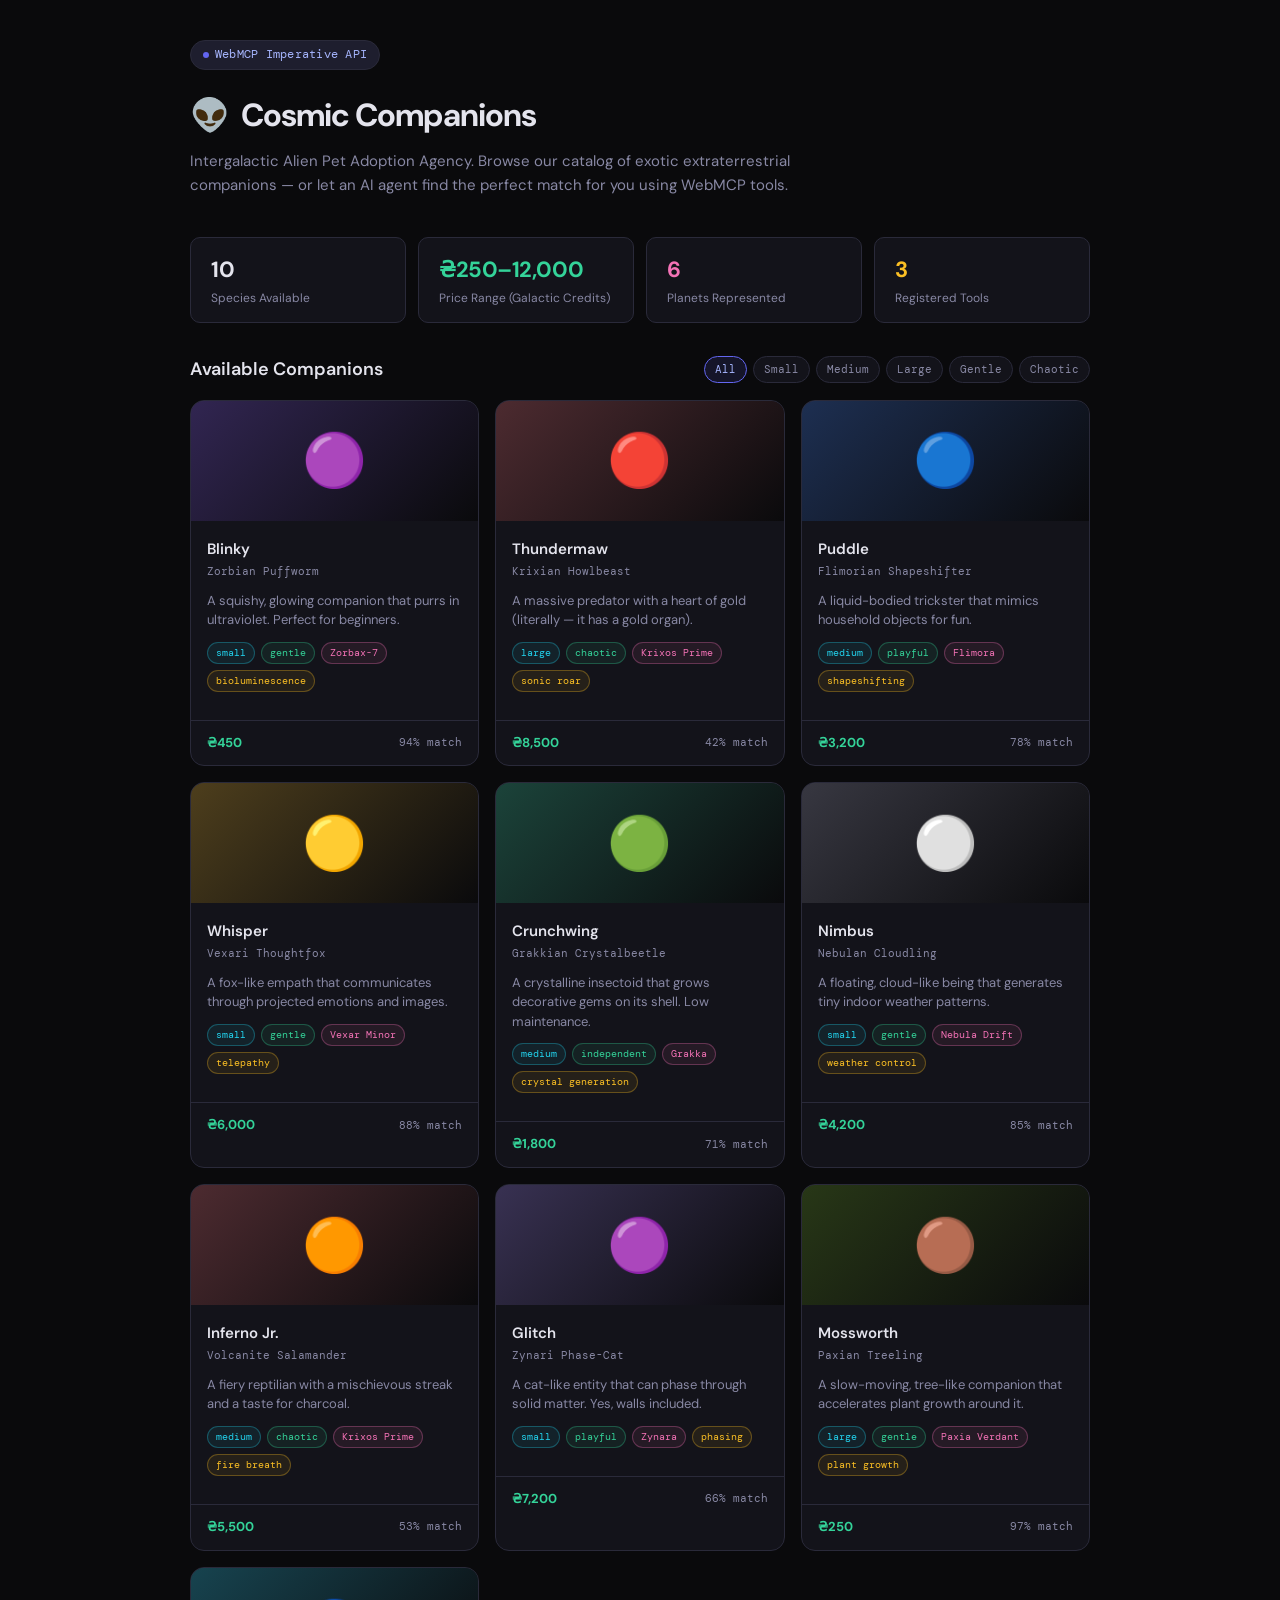
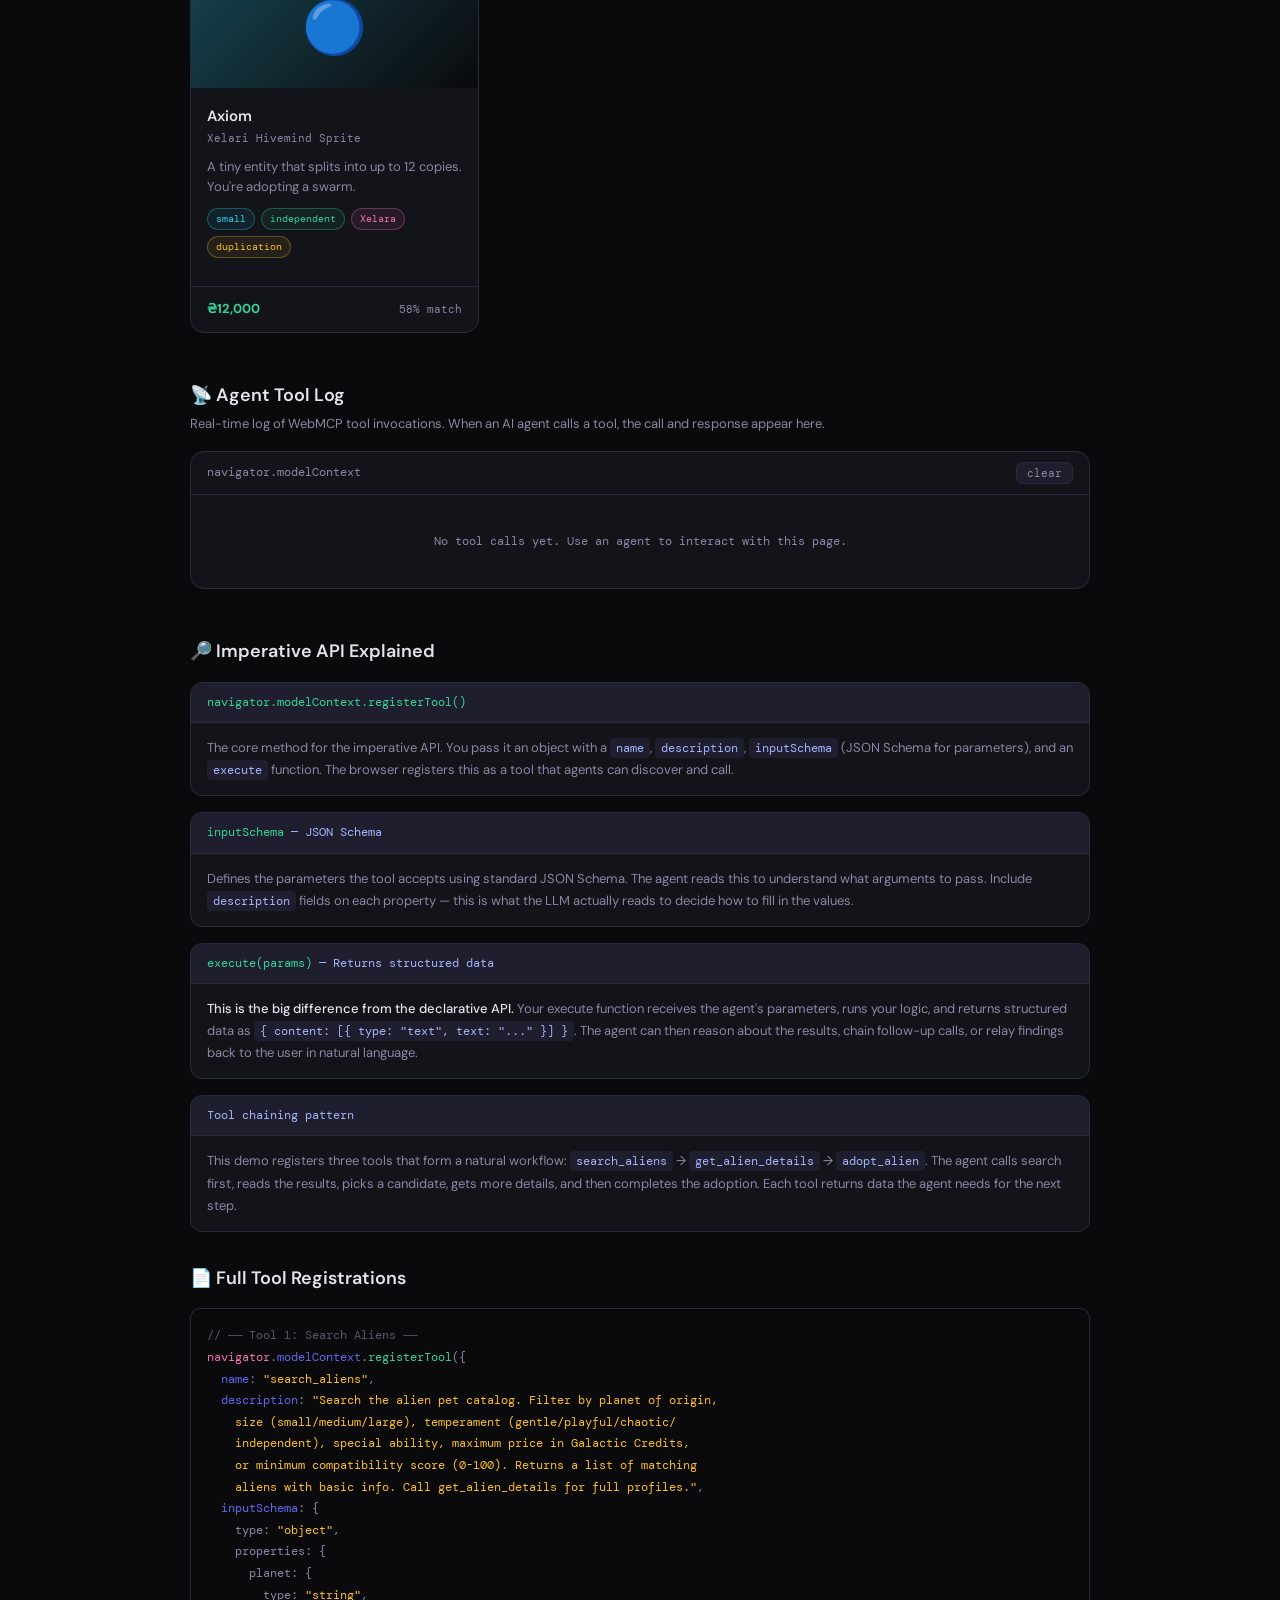
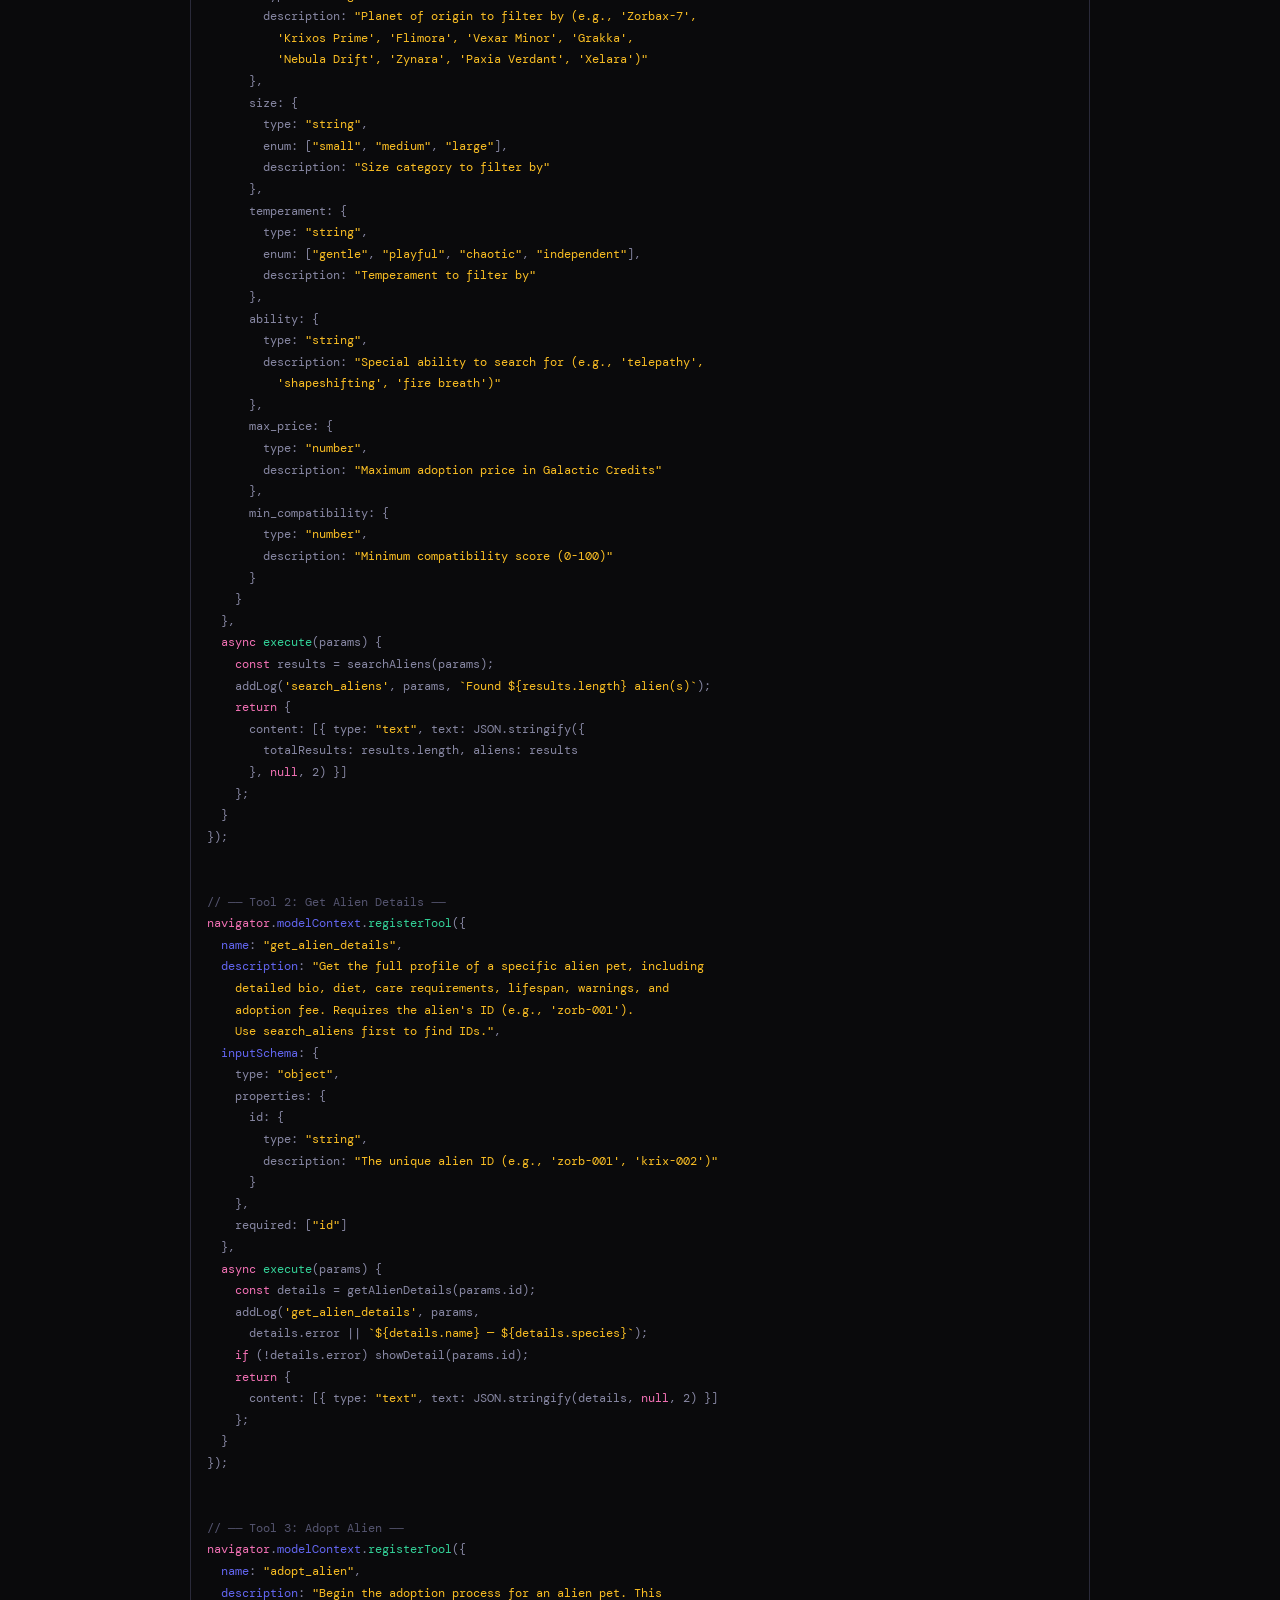
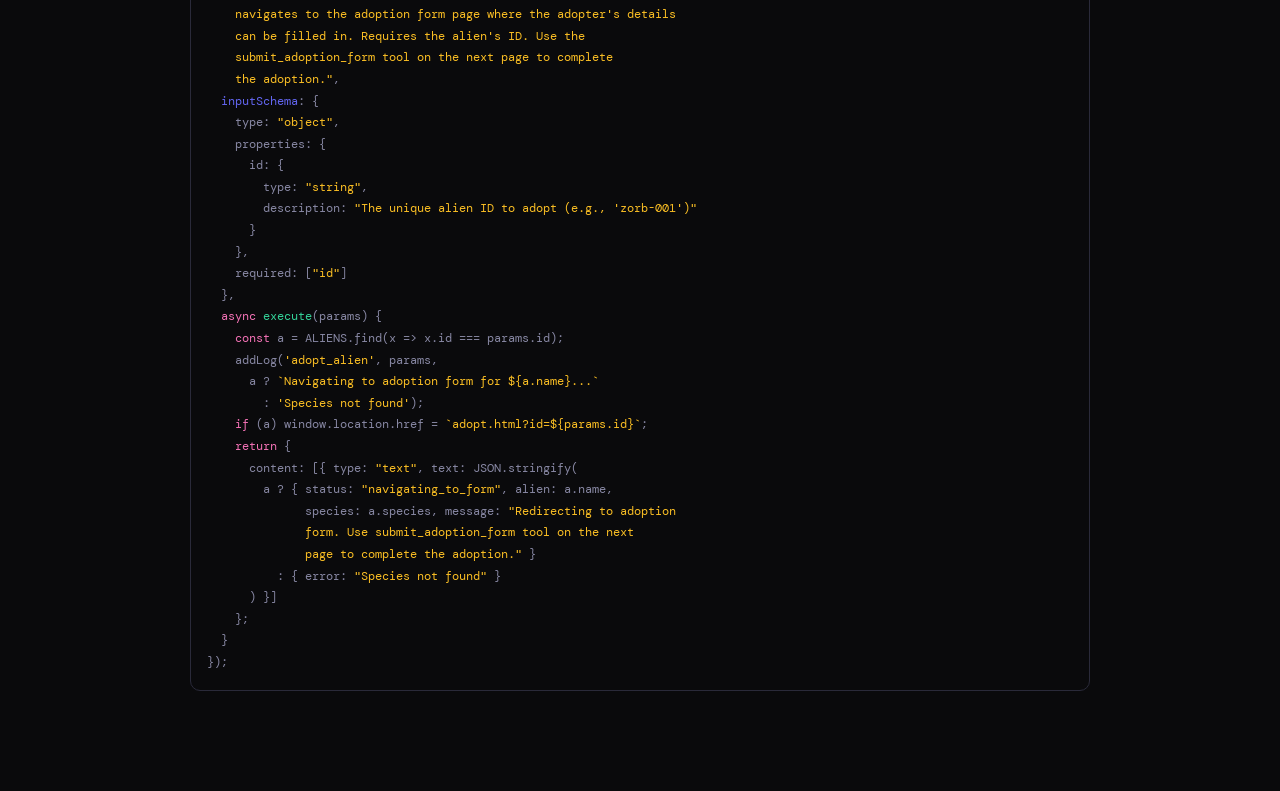
<file: before/index.html>
<!DOCTYPE html>
<html lang="en">
<head>
    <meta charset="UTF-8">
    <meta name="viewport" content="width=device-width, initial-scale=1.0">
    <link rel="icon" type="image/svg+xml" href="favicon.svg">
    <title>Cosmic Companions — Alien Pet Adoption Agency</title>
    <link rel="preconnect" href="https://fonts.googleapis.com">
    <link href="https://fonts.googleapis.com/css2?family=DM+Mono:wght@400;500&family=DM+Sans:wght@400;500;700&display=swap" rel="stylesheet">
    <link rel="stylesheet" href="tokens.css">
    <style>
        body {
            padding: 40px 20px 100px;
        }

        .container {
            max-width: 900px;
            margin: 0 auto;
        }

        /* ─── Header ─── */

        .page-header {
            margin-bottom: 40px;
        }

        .badge {
            display: inline-flex;
            align-items: center;
            gap: 6px;
            font-family: 'DM Mono', monospace;
            font-size: 12px;
            color: var(--tag-text);
            background: var(--tag-bg);
            border: 1px solid var(--border);
            padding: 4px 12px;
            border-radius: 100px;
            margin-bottom: 20px;
            letter-spacing: 0.02em;
        }

        .badge::before {
            content: '';
            width: 6px;
            height: 6px;
            background: var(--accent);
            border-radius: 50%;
            animation: pulse 2s ease-in-out infinite;
        }

        @keyframes pulse {
            0%, 100% { opacity: 0.4; }
            50% { opacity: 1; }
        }

        h1 {
            font-size: 32px;
            font-weight: 700;
            letter-spacing: -0.03em;
            margin-bottom: 8px;
        }

        h1 .emoji { margin-right: 6px; }

        .subtitle {
            color: var(--text-muted);
            font-size: 15px;
            max-width: 600px;
        }

        /* ─── Stats Bar ─── */

        .stats-bar {
            display: flex;
            gap: 12px;
            margin-bottom: 32px;
            flex-wrap: wrap;
        }

        .stat {
            background: var(--surface);
            border: 1px solid var(--border);
            border-radius: 10px;
            padding: 14px 20px;
            flex: 1;
            min-width: 140px;
        }

        .stat-value {
            font-size: 22px;
            font-weight: 700;
            letter-spacing: -0.02em;
        }

        .stat-label {
            font-size: 12px;
            color: var(--text-muted);
            margin-top: 2px;
        }

        /* ─── Catalog Grid ─── */

        .section-header {
            display: flex;
            justify-content: space-between;
            align-items: center;
            margin-bottom: 16px;
        }

        .section-header h2 {
            font-size: 18px;
            font-weight: 600;
        }

        .filter-pills {
            display: flex;
            gap: 6px;
            flex-wrap: wrap;
        }

        .pill {
            font-family: 'DM Mono', monospace;
            font-size: 11px;
            color: var(--text-muted);
            background: var(--surface);
            border: 1px solid var(--border);
            padding: 4px 10px;
            border-radius: 100px;
            cursor: pointer;
            transition: all 0.2s;
        }

        .pill:hover, .pill.active {
            color: var(--tag-text);
            border-color: var(--accent);
            background: var(--accent-soft);
        }

        .catalog {
            display: grid;
            grid-template-columns: repeat(auto-fill, minmax(270px, 1fr));
            gap: 16px;
            margin-bottom: 48px;
        }

        .alien-card {
            background: var(--surface);
            border: 1px solid var(--border);
            border-radius: 14px;
            overflow: hidden;
            transition: border-color 0.2s, transform 0.15s;
            cursor: pointer;
        }

        .alien-card:hover {
            border-color: var(--border-focus);
            transform: translateY(-2px);
        }

        .alien-card-visual {
            height: 120px;
            display: flex;
            align-items: center;
            justify-content: center;
            font-size: 52px;
            position: relative;
            overflow: hidden;
        }

        .alien-card-visual::before {
            content: '';
            position: absolute;
            inset: 0;
            opacity: 0.15;
        }

        .alien-card-body {
            padding: 16px;
        }

        .alien-card-body h3 {
            font-size: 15px;
            font-weight: 600;
            margin-bottom: 2px;
        }

        .alien-card-body .species {
            font-family: 'DM Mono', monospace;
            font-size: 11px;
            color: var(--text-muted);
            margin-bottom: 10px;
        }

        .alien-card-body .blurb {
            font-size: 13px;
            color: var(--text-muted);
            line-height: 1.5;
            margin-bottom: 12px;
        }

        .alien-tags {
            display: flex;
            gap: 6px;
            flex-wrap: wrap;
            margin-bottom: 12px;
        }

        .alien-tag {
            font-family: 'DM Mono', monospace;
            font-size: 10px;
            padding: 2px 8px;
            border-radius: 100px;
            border: 1px solid;
        }

        .alien-tag.size { color: var(--cyan); border-color: rgba(34,211,238,0.3); background: rgba(34,211,238,0.08); }
        .alien-tag.temperament { color: var(--success); border-color: rgba(52,211,153,0.3); background: rgba(52,211,153,0.08); }
        .alien-tag.planet { color: var(--pink); border-color: rgba(244,114,182,0.3); background: rgba(244,114,182,0.08); }
        .alien-tag.danger { color: var(--danger); border-color: rgba(248,113,113,0.3); background: rgba(248,113,113,0.08); }
        .alien-tag.ability { color: var(--warning); border-color: rgba(251,191,36,0.3); background: rgba(251,191,36,0.08); }

        .alien-card-footer {
            display: flex;
            justify-content: space-between;
            align-items: center;
            padding: 12px 16px;
            border-top: 1px solid var(--border);
            font-size: 13px;
        }

        .alien-price {
            font-weight: 700;
            color: var(--success);
        }

        .compat-score {
            font-family: 'DM Mono', monospace;
            font-size: 11px;
            color: var(--text-muted);
        }

        /* ─── Inline Detail Panel ─── */

        .alien-card.active {
            border-color: var(--border-focus);
            box-shadow: 0 0 0 2px var(--accent-soft);
        }

        .inline-detail {
            grid-column: 1 / -1;
            background: var(--surface);
            border: 1px solid var(--border-focus);
            border-radius: 14px;
            overflow: hidden;
            animation: expandIn 0.3s ease;
        }

        @keyframes expandIn {
            from { opacity: 0; max-height: 0; margin-top: -8px; }
            to { opacity: 1; max-height: 1200px; margin-top: 0; }
        }

        .inline-detail-header {
            display: flex;
            justify-content: space-between;
            align-items: flex-start;
            padding: 24px 28px 0;
        }

        .inline-detail-title-row {
            display: flex;
            align-items: center;
            gap: 16px;
        }

        .inline-detail-emoji {
            font-size: 48px;
            line-height: 1;
        }

        .inline-detail-close {
            background: var(--tag-bg);
            border: 1px solid var(--border);
            color: var(--text-muted);
            width: 32px;
            height: 32px;
            border-radius: 8px;
            cursor: pointer;
            font-size: 16px;
            display: flex;
            align-items: center;
            justify-content: center;
            transition: background 0.2s;
            flex-shrink: 0;
        }

        .inline-detail-close:hover { background: var(--surface-hover); }

        .inline-detail-body {
            padding: 20px 28px 28px;
        }

        .inline-detail-body h2 {
            font-size: 22px;
            font-weight: 700;
            margin-bottom: 4px;
        }

        .inline-detail-species {
            font-family: 'DM Mono', monospace;
            font-size: 12px;
            color: var(--text-muted);
            margin-bottom: 16px;
        }

        .inline-detail-bio {
            font-size: 14px;
            color: var(--text-muted);
            line-height: 1.7;
            margin-bottom: 20px;
        }

        .detail-grid {
            display: grid;
            grid-template-columns: 1fr 1fr;
            gap: 12px;
            margin-bottom: 20px;
        }

        .detail-item {
            background: var(--bg);
            border: 1px solid var(--border);
            border-radius: 8px;
            padding: 10px 12px;
        }

        .detail-item .label {
            font-size: 11px;
            color: var(--text-muted);
            font-family: 'DM Mono', monospace;
            margin-bottom: 2px;
        }

        .detail-item .value {
            font-size: 13px;
            font-weight: 500;
        }

        .warnings {
            background: rgba(248,113,113,0.06);
            border: 1px solid rgba(248,113,113,0.2);
            border-radius: 8px;
            padding: 12px 14px;
            margin-bottom: 20px;
        }

        .warnings h4 {
            font-size: 12px;
            color: var(--danger);
            font-family: 'DM Mono', monospace;
            margin-bottom: 6px;
        }

        .warnings ul {
            list-style: none;
            font-size: 13px;
            color: var(--text-muted);
        }

        .warnings li::before {
            content: '⚠ ';
        }

        .adopt-btn {
            font-family: 'DM Sans', sans-serif;
            font-size: 14px;
            font-weight: 600;
            color: white;
            background: var(--accent);
            border: none;
            border-radius: var(--radius);
            padding: 12px 24px;
            cursor: pointer;
            width: 100%;
            transition: opacity 0.2s;
        }

        .adopt-btn:hover { opacity: 0.9; }

        /* ─── Tool Log Panel ─── */

        .log-section {
            margin-top: 48px;
        }

        .log-section h2 {
            font-size: 18px;
            font-weight: 600;
            margin-bottom: 4px;
        }

        .log-section .log-desc {
            font-size: 13px;
            color: var(--text-muted);
            margin-bottom: 16px;
        }

        .log-panel {
            background: var(--surface);
            border: 1px solid var(--border);
            border-radius: 14px;
            overflow: hidden;
        }

        .log-toolbar {
            display: flex;
            justify-content: space-between;
            align-items: center;
            padding: 10px 16px;
            border-bottom: 1px solid var(--border);
        }

        .log-toolbar span {
            font-family: 'DM Mono', monospace;
            font-size: 12px;
            color: var(--text-muted);
        }

        .log-clear {
            font-family: 'DM Mono', monospace;
            font-size: 11px;
            color: var(--text-muted);
            background: var(--tag-bg);
            border: 1px solid var(--border);
            padding: 3px 10px;
            border-radius: 6px;
            cursor: pointer;
        }

        .log-clear:hover { color: var(--text); }

        .log-entries {
            padding: 12px 16px;
            max-height: 400px;
            overflow-y: auto;
            font-family: 'DM Mono', monospace;
            font-size: 12px;
            line-height: 1.8;
        }

        .log-entry {
            padding: 8px 0;
            border-bottom: 1px solid var(--border);
        }

        .log-entry:last-child { border-bottom: none; }

        .log-entry .log-time {
            color: var(--text-muted);
            margin-right: 8px;
        }

        .log-entry .log-tool {
            color: var(--accent);
            font-weight: 500;
        }

        .log-entry .log-arrow {
            color: var(--text-muted);
            margin: 0 4px;
        }

        .log-entry .log-params {
            color: var(--warning);
        }

        .log-entry .log-result {
            color: var(--success);
            display: block;
            margin-top: 4px;
            margin-left: 70px;
            white-space: pre-wrap;
            word-break: break-word;
        }

        .log-empty {
            color: var(--text-muted);
            padding: 24px;
            text-align: center;
            font-family: 'DM Mono', monospace;
            font-size: 12px;
        }

        /* ─── Annotations ─── */

        .annotations {
            margin-top: 48px;
        }

        .annotations h2 {
            font-size: 18px;
            font-weight: 600;
            margin-bottom: 16px;
        }

        .annotation-block {
            background: var(--surface);
            border: 1px solid var(--border);
            border-radius: 12px;
            margin-bottom: 16px;
            overflow: hidden;
        }

        .annotation-label {
            font-family: 'DM Mono', monospace;
            font-size: 12px;
            color: var(--tag-text);
            background: var(--tag-bg);
            padding: 10px 16px;
            border-bottom: 1px solid var(--border);
        }

        .annotation-label .fn { color: var(--success); }

        .annotation-desc {
            padding: 14px 16px;
            font-size: 13px;
            color: var(--text-muted);
            line-height: 1.7;
        }

        .annotation-desc code {
            font-family: 'DM Mono', monospace;
            font-size: 12px;
            background: var(--tag-bg);
            color: var(--tag-text);
            padding: 2px 6px;
            border-radius: 4px;
        }

        .annotation-desc strong {
            color: var(--text);
            font-weight: 500;
        }

        pre {
            background: var(--bg);
            border: 1px solid var(--border);
            border-radius: var(--radius);
            padding: 16px;
            overflow-x: auto;
            font-family: 'DM Mono', monospace;
            font-size: 12px;
            line-height: 1.8;
            color: var(--text-muted);
            margin-top: 12px;
        }

        pre .hl { color: var(--accent); }
        pre .fn { color: var(--success); }
        pre .str { color: var(--warning); }
        pre .kw { color: var(--pink); }
        pre .cm { color: #555570; }

        /* ─── Responsive ─── */

        @media (max-width: 600px) {
            .stats-bar { flex-direction: column; }
            .catalog { grid-template-columns: 1fr; }
            .detail-grid { grid-template-columns: 1fr; }
            .section-header { flex-direction: column; gap: 10px; align-items: flex-start; }
        }
    </style>
</head>
<body>
<div class="container">

    <header class="page-header">
        <div class="badge">WebMCP Imperative API</div>
        <h1><span class="emoji">&#128125;</span> Cosmic Companions</h1>
        <p class="subtitle">
            Intergalactic Alien Pet Adoption Agency. Browse our catalog of exotic extraterrestrial 
            companions — or let an AI agent find the perfect match for you using WebMCP tools.
        </p>
    </header>

    <!-- Stats -->
    <div class="stats-bar">
        <div class="stat">
            <div class="stat-value" id="statTotal">10</div>
            <div class="stat-label">Species Available</div>
        </div>
        <div class="stat">
            <div class="stat-value" style="color: var(--success)">&#8372;250–12,000</div>
            <div class="stat-label">Price Range (Galactic Credits)</div>
        </div>
        <div class="stat">
            <div class="stat-value" style="color: var(--pink)">6</div>
            <div class="stat-label">Planets Represented</div>
        </div>
        <div class="stat">
            <div class="stat-value" style="color: var(--warning)">3</div>
            <div class="stat-label">Registered Tools</div>
        </div>
    </div>

    <!-- Catalog -->
    <div class="section-header">
        <h2>Available Companions</h2>
        <div class="filter-pills">
            <span class="pill active" data-filter="all">All</span>
            <span class="pill" data-filter="small">Small</span>
            <span class="pill" data-filter="medium">Medium</span>
            <span class="pill" data-filter="large">Large</span>
            <span class="pill" data-filter="gentle">Gentle</span>
            <span class="pill" data-filter="chaotic">Chaotic</span>
        </div>
    </div>

    <div class="catalog" id="catalog"></div>

    <!-- Tool Call Log -->
    <div class="log-section">
        <h2>&#128225; Agent Tool Log</h2>
        <p class="log-desc">Real-time log of WebMCP tool invocations. When an AI agent calls a tool, the call and response appear here.</p>
        <div class="log-panel">
            <div class="log-toolbar">
                <span>navigator.modelContext</span>
                <button class="log-clear" onclick="clearLog()">clear</button>
            </div>
            <div class="log-entries" id="logEntries">
                <div class="log-empty">No tool calls yet. Use an agent to interact with this page.</div>
            </div>
        </div>
    </div>

    <!-- Annotations -->
    <div class="annotations">
        <h2>&#128270; Imperative API Explained</h2>

        <div class="annotation-block">
            <div class="annotation-label">
                <span class="fn">navigator.modelContext.registerTool()</span>
            </div>
            <div class="annotation-desc">
                The core method for the imperative API. You pass it an object with a <code>name</code>, 
                <code>description</code>, <code>inputSchema</code> (JSON Schema for parameters), 
                and an <code>execute</code> function. The browser registers this as a tool 
                that agents can discover and call.
            </div>
        </div>

        <div class="annotation-block">
            <div class="annotation-label">
                <span class="fn">inputSchema</span> — JSON Schema
            </div>
            <div class="annotation-desc">
                Defines the parameters the tool accepts using standard JSON Schema. 
                The agent reads this to understand what arguments to pass. Include 
                <code>description</code> fields on each property — this is what the LLM 
                actually reads to decide how to fill in the values.
            </div>
        </div>

        <div class="annotation-block">
            <div class="annotation-label">
                <span class="fn">execute(params)</span> — Returns structured data
            </div>
            <div class="annotation-desc">
                <strong>This is the big difference from the declarative API.</strong> Your execute 
                function receives the agent's parameters, runs your logic, and returns 
                structured data as <code>{ content: [{ type: "text", text: "..." }] }</code>. 
                The agent can then reason about the results, chain follow-up calls, or 
                relay findings back to the user in natural language.
            </div>
        </div>

        <div class="annotation-block">
            <div class="annotation-label">
                Tool chaining pattern
            </div>
            <div class="annotation-desc">
                This demo registers three tools that form a natural workflow: 
                <code>search_aliens</code> → <code>get_alien_details</code> → <code>adopt_alien</code>. 
                The agent calls search first, reads the results, picks a candidate, gets more details, 
                and then completes the adoption. Each tool returns data the agent needs for the next step.
            </div>
        </div>

        <h2 style="margin-top: 32px;">&#128196; Full Tool Registrations</h2>
        <pre><span class="cm">// ── Tool 1: Search Aliens ──</span>
<span class="kw">navigator</span>.<span class="hl">modelContext</span>.<span class="fn">registerTool</span>({
  <span class="hl">name</span>: <span class="str">"search_aliens"</span>,
  <span class="hl">description</span>: <span class="str">"Search the alien pet catalog. Filter by planet of origin,
    size (small/medium/large), temperament (gentle/playful/chaotic/
    independent), special ability, maximum price in Galactic Credits,
    or minimum compatibility score (0-100). Returns a list of matching
    aliens with basic info. Call get_alien_details for full profiles."</span>,
  <span class="hl">inputSchema</span>: {
    type: <span class="str">"object"</span>,
    properties: {
      planet: {
        type: <span class="str">"string"</span>,
        description: <span class="str">"Planet of origin to filter by (e.g., 'Zorbax-7',
          'Krixos Prime', 'Flimora', 'Vexar Minor', 'Grakka',
          'Nebula Drift', 'Zynara', 'Paxia Verdant', 'Xelara')"</span>
      },
      size: {
        type: <span class="str">"string"</span>,
        enum: [<span class="str">"small"</span>, <span class="str">"medium"</span>, <span class="str">"large"</span>],
        description: <span class="str">"Size category to filter by"</span>
      },
      temperament: {
        type: <span class="str">"string"</span>,
        enum: [<span class="str">"gentle"</span>, <span class="str">"playful"</span>, <span class="str">"chaotic"</span>, <span class="str">"independent"</span>],
        description: <span class="str">"Temperament to filter by"</span>
      },
      ability: {
        type: <span class="str">"string"</span>,
        description: <span class="str">"Special ability to search for (e.g., 'telepathy',
          'shapeshifting', 'fire breath')"</span>
      },
      max_price: {
        type: <span class="str">"number"</span>,
        description: <span class="str">"Maximum adoption price in Galactic Credits"</span>
      },
      min_compatibility: {
        type: <span class="str">"number"</span>,
        description: <span class="str">"Minimum compatibility score (0-100)"</span>
      }
    }
  },
  <span class="kw">async</span> <span class="fn">execute</span>(params) {
    <span class="kw">const</span> results = searchAliens(params);
    addLog(<span class="str">'search_aliens'</span>, params, <span class="str">`Found ${results.length} alien(s)`</span>);
    <span class="kw">return</span> {
      content: [{ type: <span class="str">"text"</span>, text: JSON.stringify({
        totalResults: results.length, aliens: results
      }, <span class="kw">null</span>, 2) }]
    };
  }
});


<span class="cm">// ── Tool 2: Get Alien Details ──</span>
<span class="kw">navigator</span>.<span class="hl">modelContext</span>.<span class="fn">registerTool</span>({
  <span class="hl">name</span>: <span class="str">"get_alien_details"</span>,
  <span class="hl">description</span>: <span class="str">"Get the full profile of a specific alien pet, including
    detailed bio, diet, care requirements, lifespan, warnings, and
    adoption fee. Requires the alien's ID (e.g., 'zorb-001').
    Use search_aliens first to find IDs."</span>,
  <span class="hl">inputSchema</span>: {
    type: <span class="str">"object"</span>,
    properties: {
      id: {
        type: <span class="str">"string"</span>,
        description: <span class="str">"The unique alien ID (e.g., 'zorb-001', 'krix-002')"</span>
      }
    },
    required: [<span class="str">"id"</span>]
  },
  <span class="kw">async</span> <span class="fn">execute</span>(params) {
    <span class="kw">const</span> details = getAlienDetails(params.id);
    addLog(<span class="str">'get_alien_details'</span>, params,
      details.error || <span class="str">`${details.name} — ${details.species}`</span>);
    <span class="kw">if</span> (!details.error) showDetail(params.id);
    <span class="kw">return</span> {
      content: [{ type: <span class="str">"text"</span>, text: JSON.stringify(details, <span class="kw">null</span>, 2) }]
    };
  }
});


<span class="cm">// ── Tool 3: Adopt Alien ──</span>
<span class="kw">navigator</span>.<span class="hl">modelContext</span>.<span class="fn">registerTool</span>({
  <span class="hl">name</span>: <span class="str">"adopt_alien"</span>,
  <span class="hl">description</span>: <span class="str">"Begin the adoption process for an alien pet. This
    navigates to the adoption form page where the adopter's details
    can be filled in. Requires the alien's ID. Use the
    submit_adoption_form tool on the next page to complete
    the adoption."</span>,
  <span class="hl">inputSchema</span>: {
    type: <span class="str">"object"</span>,
    properties: {
      id: {
        type: <span class="str">"string"</span>,
        description: <span class="str">"The unique alien ID to adopt (e.g., 'zorb-001')"</span>
      }
    },
    required: [<span class="str">"id"</span>]
  },
  <span class="kw">async</span> <span class="fn">execute</span>(params) {
    <span class="kw">const</span> a = ALIENS.find(x => x.id === params.id);
    addLog(<span class="str">'adopt_alien'</span>, params,
      a ? <span class="str">`Navigating to adoption form for ${a.name}...`</span>
        : <span class="str">'Species not found'</span>);
    <span class="kw">if</span> (a) window.location.href = <span class="str">`adopt.html?id=${params.id}`</span>;
    <span class="kw">return</span> {
      content: [{ type: <span class="str">"text"</span>, text: JSON.stringify(
        a ? { status: <span class="str">"navigating_to_form"</span>, alien: a.name,
              species: a.species, message: <span class="str">"Redirecting to adoption
              form. Use submit_adoption_form tool on the next
              page to complete the adoption."</span> }
          : { error: <span class="str">"Species not found"</span> }
      ) }]
    };
  }
});</pre>
    </div>

</div>

<script>
// ═══════════════════════════════════════════════════
//  ALIEN CATALOG DATA
// ═══════════════════════════════════════════════════

const ALIENS = [
    {
        id: "zorb-001",
        name: "Blinky",
        species: "Zorbian Puffworm",
        emoji: "🟣",
        planet: "Zorbax-7",
        size: "small",
        temperament: "gentle",
        ability: "bioluminescence",
        price: 450,
        compatibilityScore: 94,
        blurb: "A squishy, glowing companion that purrs in ultraviolet. Perfect for beginners.",
        bio: "Zorbian Puffworms are among the most popular starter aliens in the galaxy. Blinky was found drifting near the Helix Nebula in a cozy spore pod. They communicate through color shifts — soft lavender means happy, deep magenta means hungry. Blinky has already been litter-trained (crystalline sand only) and enjoys being carried in jacket pockets.",
        diet: "Photon flakes, crushed starlight, occasional moonberry",
        lifespan: "35 Earth years",
        careLevel: "Easy",
        warnings: ["Glows brightly at night — may disrupt sleep", "Do not expose to FM radio frequencies"]
    },
    {
        id: "krix-002",
        name: "Thundermaw",
        species: "Krixian Howlbeast",
        emoji: "🔴",
        planet: "Krixos Prime",
        size: "large",
        temperament: "chaotic",
        ability: "sonic roar",
        price: 8500,
        compatibilityScore: 42,
        blurb: "A massive predator with a heart of gold (literally — it has a gold organ).",
        bio: "Thundermaw was rescued from an illegal fighting ring on Krixos Prime. Despite their fearsome appearance (six legs, armored scales, teeth that regenerate hourly), they're surprisingly affectionate once bonded. Thundermaw's sonic roar can shatter glass within 50 meters, so a reinforced habitat is mandatory. They've been working with our behavioral team and have made tremendous progress.",
        diet: "Raw plasma steak, iron ore nuggets, the occasional asteroid fragment",
        lifespan: "200+ Earth years",
        careLevel: "Expert",
        warnings: ["Sonic roar can cause structural damage", "Requires Class-4 containment license", "May eat furniture during bonding phase"]
    },
    {
        id: "flim-003",
        name: "Puddle",
        species: "Flimorian Shapeshifter",
        emoji: "🔵",
        planet: "Flimora",
        size: "medium",
        temperament: "playful",
        ability: "shapeshifting",
        price: 3200,
        compatibilityScore: 78,
        blurb: "A liquid-bodied trickster that mimics household objects for fun.",
        bio: "Puddle is a Flimorian Shapeshifter — a species that exists in a semi-liquid state and can temporarily take the form of nearby objects. You might find Puddle disguised as your coffee mug, a throw pillow, or your other pet. This is their version of playing. Puddle can hold a shape for about 20 minutes before reverting to their natural blob form. They especially enjoy rainy days and have an inexplicable fascination with jazz music.",
        diet: "Distilled nebula water, mineral supplements, any Earth liquid (prefers orange juice)",
        lifespan: "80 Earth years",
        careLevel: "Moderate",
        warnings: ["May impersonate important objects (keys, phones, remotes)", "Cannot hold shape if startled", "Keep away from extreme heat — will evaporate temporarily"]
    },
    {
        id: "vex-004",
        name: "Whisper",
        species: "Vexari Thoughtfox",
        emoji: "🟡",
        planet: "Vexar Minor",
        size: "small",
        temperament: "gentle",
        ability: "telepathy",
        price: 6000,
        compatibilityScore: 88,
        blurb: "A fox-like empath that communicates through projected emotions and images.",
        bio: "Whisper is a Vexari Thoughtfox — a species renowned for their low-level telepathic abilities. They don't read specific thoughts, but they pick up on emotional states and can project simple images and feelings back. Owners report that Whisper has an uncanny ability to know when you're sad and will project warm, comforting mental images (usually sunsets and meadows). Whisper is extremely loyal once bonded but can be shy around crowds.",
        diet: "Thought-enriched kibble (included with adoption), Vexari dream nectar, chamomile tea",
        lifespan: "50 Earth years",
        careLevel: "Easy",
        warnings: ["May project your embarrassing memories if anxious", "Sensitive to loud arguments"]
    },
    {
        id: "grak-005",
        name: "Crunchwing",
        species: "Grakkian Crystalbeetle",
        emoji: "🟢",
        planet: "Grakka",
        size: "medium",
        temperament: "independent",
        ability: "crystal generation",
        price: 1800,
        compatibilityScore: 71,
        blurb: "A crystalline insectoid that grows decorative gems on its shell. Low maintenance.",
        bio: "Crunchwing is a Grakkian Crystalbeetle — a docile insectoid species whose carapace naturally produces small crystalline growths. These crystals are purely decorative (and mildly sparkly) and shed seasonally, making Crunchwing a surprisingly fashionable companion. They're extremely low-maintenance, requiring minimal interaction but enjoying the presence of other beings. Crunchwing spends most of their time basking under UV lamps and crunching gravel.",
        diet: "Assorted gravel, mineral dust, UV light exposure (2 hrs/day minimum)",
        lifespan: "120 Earth years",
        careLevel: "Easy",
        warnings: ["Shed crystals may scratch hardwood floors", "Loud crunching sounds at night"]
    },
    {
        id: "neb-006",
        name: "Nimbus",
        species: "Nebulan Cloudling",
        emoji: "⚪",
        planet: "Nebula Drift",
        size: "small",
        temperament: "gentle",
        ability: "weather control",
        price: 4200,
        compatibilityScore: 85,
        blurb: "A floating, cloud-like being that generates tiny indoor weather patterns.",
        bio: "Nimbus is a Nebulan Cloudling — a gaseous life form that resembles a small, sentient cloud. They float at about head height and can generate localized micro-weather: gentle breezes when content, light drizzle when sad, and tiny rainbows when excited. Nimbus bonds deeply with one person and tends to follow them from room to room. They're virtually silent and their presence is described by owners as 'unreasonably cozy.'",
        diet: "Atmospheric moisture, humidity, the occasional spritz from a spray bottle",
        lifespan: "Unknown (oldest recorded: 300+ years)",
        careLevel: "Easy",
        warnings: ["May cause indoor rain if neglected", "Keep away from open flames", "Electronics may need waterproofing"]
    },
    {
        id: "vol-007",
        name: "Inferno Jr.",
        species: "Volcanite Salamander",
        emoji: "🟠",
        planet: "Krixos Prime",
        size: "medium",
        temperament: "chaotic",
        ability: "fire breath",
        price: 5500,
        compatibilityScore: 53,
        blurb: "A fiery reptilian with a mischievous streak and a taste for charcoal.",
        bio: "Inferno Jr. is a Volcanite Salamander — a heat-resistant reptilian species from the volcanic regions of Krixos Prime. They can exhale controlled jets of flame up to 2 meters long, which they primarily use to cook their own food (they refuse to eat anything uncharred). Inferno Jr. is mischievous but trainable, and they've taken well to the 'no indoor fires' protocol. They love basking on heated rocks and have an endearing habit of lightly toasting your socks as a sign of affection.",
        diet: "Charcoal, lava rocks, any food item (will self-char before eating)",
        lifespan: "90 Earth years",
        careLevel: "Advanced",
        warnings: ["Fire hazard — fireproof habitat required", "Will char unattended clothing", "Insurance surcharge may apply"]
    },
    {
        id: "zyn-008",
        name: "Glitch",
        species: "Zynari Phase-Cat",
        emoji: "🟣",
        planet: "Zynara",
        size: "small",
        temperament: "playful",
        ability: "phasing",
        price: 7200,
        compatibilityScore: 66,
        blurb: "A cat-like entity that can phase through solid matter. Yes, walls included.",
        bio: "Glitch is a Zynari Phase-Cat — a feline-like species with the unsettling ability to phase through solid matter. Doors, walls, containers — none of it matters to Glitch. They phase instinctively when startled or when they really want something on the other side. Glitch is incredibly affectionate, aggressively curious, and has no concept of personal space (or physical barriers). Our team has had limited success with phase-boundary training, but Glitch is improving.",
        diet: "Standard cat food (weirdly), quantum kibble supplement, the occasional moth",
        lifespan: "45 Earth years",
        careLevel: "Advanced",
        warnings: ["Cannot be contained by physical barriers", "May appear in your bed at 3 AM", "Phase-proof rooms available for purchase separately"]
    },
    {
        id: "pax-009",
        name: "Mossworth",
        species: "Paxian Treeling",
        emoji: "🟤",
        planet: "Paxia Verdant",
        size: "large",
        temperament: "gentle",
        ability: "plant growth",
        price: 250,
        compatibilityScore: 97,
        blurb: "A slow-moving, tree-like companion that accelerates plant growth around it.",
        bio: "Mossworth is a Paxian Treeling — a large, slow-moving arboreal life form that resembles a walking tree stump with mossy limbs. Wherever Mossworth sits for more than an hour, nearby plants experience rapid growth. Gardens thrive, houseplants flourish, and even barren soil begins to sprout. Mossworth communicates through slow, rumbling vibrations and has the most gentle disposition of any species in our catalog. They enjoy sunlight, rain, and being read to (the vibrations of human speech seem to soothe them).",
        diet: "Water, compost, sunlight, classical music (not food but they insist)",
        lifespan: "500+ Earth years",
        careLevel: "Easy",
        warnings: ["Very slow — may block hallways", "Accelerated plant growth may affect property", "Produces 3kg of moss daily"]
    },
    {
        id: "xel-010",
        name: "Axiom",
        species: "Xelari Hivemind Sprite",
        emoji: "🔵",
        planet: "Xelara",
        size: "small",
        temperament: "independent",
        ability: "duplication",
        price: 12000,
        compatibilityScore: 58,
        blurb: "A tiny entity that splits into up to 12 copies. You're adopting a swarm.",
        bio: "Axiom is a Xelari Hivemind Sprite — a singular consciousness that can temporarily split into up to 12 identical copies. All copies share one mind and act in coordination. Axiom uses this ability to multitask: one copy might sit on your shoulder while three others clean the kitchen and two more play chess against each other. When reunified, Axiom retains all memories from all copies. They're highly intelligent, slightly aloof, and have strong opinions about interior design.",
        diet: "Electromagnetic energy (sits near routers/outlets), crystallized logic cubes (included)",
        lifespan: "Unknown — may be functionally immortal",
        careLevel: "Expert",
        warnings: ["Up to 12 copies at once — can be overwhelming", "Rearranges furniture without asking", "Has been known to optimize your schedule without consent"]
    }
];


// ═══════════════════════════════════════════════════
//  RENDER CATALOG
// ═══════════════════════════════════════════════════

const catalogEl = document.getElementById('catalog');
let currentDetailId = null;

function renderCatalog(filter = 'all') {
    closeDetail(false);
    const filtered = ALIENS.filter(a => {
        if (filter === 'all') return true;
        return a.size === filter || a.temperament === filter;
    });

    catalogEl.innerHTML = filtered.map(a => `
        <div class="alien-card" data-id="${a.id}" onclick="showDetail('${a.id}')">
            <div class="alien-card-visual" style="background: linear-gradient(135deg, ${getColor(a)}, var(--bg))">
                ${a.emoji}
            </div>
            <div class="alien-card-body">
                <h3>${a.name}</h3>
                <div class="species">${a.species}</div>
                <div class="blurb">${a.blurb}</div>
                <div class="alien-tags">
                    <span class="alien-tag size">${a.size}</span>
                    <span class="alien-tag temperament">${a.temperament}</span>
                    <span class="alien-tag planet">${a.planet}</span>
                    <span class="alien-tag ability">${a.ability}</span>
                </div>
            </div>
            <div class="alien-card-footer">
                <span class="alien-price">&#8372;${a.price.toLocaleString()}</span>
                <span class="compat-score">${a.compatibilityScore}% match</span>
            </div>
        </div>
    `).join('');
}

function getColor(alien) {
    const colors = {
        'Zorbax-7': 'rgba(139,92,246,0.25)',
        'Krixos Prime': 'rgba(248,113,113,0.25)',
        'Flimora': 'rgba(59,130,246,0.25)',
        'Vexar Minor': 'rgba(251,191,36,0.25)',
        'Grakka': 'rgba(52,211,153,0.25)',
        'Nebula Drift': 'rgba(200,200,220,0.2)',
        'Zynara': 'rgba(167,139,250,0.25)',
        'Paxia Verdant': 'rgba(101,163,13,0.25)',
        'Xelara': 'rgba(34,211,238,0.25)'
    };
    return colors[alien.planet] || 'rgba(99,102,241,0.2)';
}

// Filter pills
document.querySelectorAll('.pill').forEach(pill => {
    pill.addEventListener('click', () => {
        document.querySelectorAll('.pill').forEach(p => p.classList.remove('active'));
        pill.classList.add('active');
        renderCatalog(pill.dataset.filter);
    });
});

renderCatalog();


// ═══════════════════════════════════════════════════
//  INLINE DETAIL PANEL
// ═══════════════════════════════════════════════════

function showDetail(id) {
    const a = ALIENS.find(x => x.id === id);
    if (!a) return;

    // If clicking the same card, close it
    if (currentDetailId === id) {
        closeDetail();
        return;
    }

    // Remove any existing detail panel and active state
    closeDetail(false);
    currentDetailId = id;

    // Find the clicked card element
    const cards = catalogEl.querySelectorAll('.alien-card');
    let clickedCard = null;
    cards.forEach(card => {
        if (card.dataset.id === id) {
            clickedCard = card;
            card.classList.add('active');
        }
    });

    if (!clickedCard) return;

    // Figure out which row the card is in by checking positions
    const catalogRect = catalogEl.getBoundingClientRect();
    const clickedRect = clickedCard.getBoundingClientRect();
    const clickedRow = clickedRect.top;

    // Find the last card in the same row
    let lastInRow = clickedCard;
    cards.forEach(card => {
        const rect = card.getBoundingClientRect();
        if (Math.abs(rect.top - clickedRow) < 5 && rect.left > lastInRow.getBoundingClientRect().left) {
            lastInRow = card;
        }
    });

    // Also check if there's a detail panel already in the DOM (shouldn't be, but safety)
    const existingPanel = catalogEl.querySelector('.inline-detail');
    if (existingPanel) existingPanel.remove();

    // Create the inline detail panel
    const panel = document.createElement('div');
    panel.className = 'inline-detail';
    panel.id = 'inlineDetail';
    panel.innerHTML = `
        <div class="inline-detail-header">
            <div class="inline-detail-title-row">
                <span class="inline-detail-emoji">${a.emoji}</span>
                <div>
                    <h2>${a.name}</h2>
                    <div class="inline-detail-species">${a.species} — ${a.id}</div>
                </div>
            </div>
            <button class="inline-detail-close" onclick="closeDetail()">✕</button>
        </div>
        <div class="inline-detail-body">
            <p class="inline-detail-bio">${a.bio}</p>
            <div class="detail-grid">
                <div class="detail-item">
                    <div class="label">planet</div>
                    <div class="value">${a.planet}</div>
                </div>
                <div class="detail-item">
                    <div class="label">size</div>
                    <div class="value">${a.size}</div>
                </div>
                <div class="detail-item">
                    <div class="label">temperament</div>
                    <div class="value">${a.temperament}</div>
                </div>
                <div class="detail-item">
                    <div class="label">ability</div>
                    <div class="value">${a.ability}</div>
                </div>
                <div class="detail-item">
                    <div class="label">diet</div>
                    <div class="value">${a.diet}</div>
                </div>
                <div class="detail-item">
                    <div class="label">lifespan</div>
                    <div class="value">${a.lifespan}</div>
                </div>
                <div class="detail-item">
                    <div class="label">care level</div>
                    <div class="value">${a.careLevel}</div>
                </div>
                <div class="detail-item">
                    <div class="label">adoption fee</div>
                    <div class="value" style="color: var(--success)">₴${a.price.toLocaleString()}</div>
                </div>
            </div>
            ${a.warnings.length ? `
                <div class="warnings">
                    <h4>&#9888; Warnings</h4>
                    <ul>${a.warnings.map(w => `<li>${w}</li>`).join('')}</ul>
                </div>
            ` : ''}
            <button class="adopt-btn" onclick="handleAdopt('${a.id}')">Adopt ${a.name}</button>
        </div>
    `;

    // Insert the panel after the last card in the row
    lastInRow.insertAdjacentElement('afterend', panel);

    // Smooth scroll to show the panel
    setTimeout(() => {
        panel.scrollIntoView({ behavior: 'smooth', block: 'nearest' });
    }, 50);
}

function closeDetail(smooth = true) {
    currentDetailId = null;
    const panel = document.getElementById('inlineDetail');
    if (panel) {
        if (smooth) {
            panel.style.transition = 'opacity 0.2s, max-height 0.3s';
            panel.style.opacity = '0';
            panel.style.maxHeight = '0';
            setTimeout(() => panel.remove(), 300);
        } else {
            panel.remove();
        }
    }
    // Remove active state from all cards
    catalogEl.querySelectorAll('.alien-card.active').forEach(c => c.classList.remove('active'));
};

function handleAdopt(id) {
    window.location.href = `adopt.html?id=${id}`;
}

// Keep showConfirmation for backwards compat but it won't be used
function showConfirmation(alien, adopterName) {}


// ═══════════════════════════════════════════════════
//  TOOL CALL LOG
// ═══════════════════════════════════════════════════

const logEntriesEl = document.getElementById('logEntries');
let logCount = 0;

function addLog(toolName, params, result) {
    if (logCount === 0) logEntriesEl.innerHTML = '';
    logCount++;
    const time = new Date().toLocaleTimeString('en-US', { hour12: false });
    const entry = document.createElement('div');
    entry.className = 'log-entry';

    const resultPreview = typeof result === 'string' 
        ? result 
        : JSON.stringify(result, null, 2);

    // Truncate long results for display
    const displayResult = resultPreview.length > 500 
        ? resultPreview.substring(0, 500) + '\n  ...' 
        : resultPreview;

    entry.innerHTML = `
        <span class="log-time">${time}</span>
        <span class="log-tool">${toolName}</span>
        <span class="log-arrow">←</span>
        <span class="log-params">${JSON.stringify(params)}</span>
        <span class="log-result">→ ${displayResult}</span>
    `;
    logEntriesEl.appendChild(entry);
    logEntriesEl.scrollTop = logEntriesEl.scrollHeight;
}

function clearLog() {
    logCount = 0;
    logEntriesEl.innerHTML = '<div class="log-empty">No tool calls yet. Use an agent to interact with this page.</div>';
}


// ═══════════════════════════════════════════════════
//  TOOL LOGIC (shared between UI and WebMCP)
// ═══════════════════════════════════════════════════

function searchAliens(params) {
    let results = [...ALIENS];
    if (params.planet) {
        results = results.filter(a => a.planet.toLowerCase().includes(params.planet.toLowerCase()));
    }
    if (params.size) {
        results = results.filter(a => a.size === params.size.toLowerCase());
    }
    if (params.temperament) {
        results = results.filter(a => a.temperament === params.temperament.toLowerCase());
    }
    if (params.ability) {
        results = results.filter(a => a.ability.toLowerCase().includes(params.ability.toLowerCase()));
    }
    if (params.max_price) {
        results = results.filter(a => a.price <= params.max_price);
    }
    if (params.min_compatibility) {
        results = results.filter(a => a.compatibilityScore >= params.min_compatibility);
    }
    return results.map(a => ({
        id: a.id,
        name: a.name,
        species: a.species,
        planet: a.planet,
        size: a.size,
        temperament: a.temperament,
        ability: a.ability,
        price: a.price,
        compatibilityScore: a.compatibilityScore,
        blurb: a.blurb
    }));
}

function getAlienDetails(id) {
    const a = ALIENS.find(x => x.id === id);
    if (!a) return { error: "Species not found" };
    return { ...a };
}


// ═══════════════════════════════════════════════════
//  WEBMCP TOOL REGISTRATION (Imperative API)
// ═══════════════════════════════════════════════════

function registerWebMCPTools() {
    if (!navigator.modelContext) {
        console.log('WebMCP not available — tools registered in demo mode only.');
        return;
    }

    // ── Tool 1: Search Aliens ──
    navigator.modelContext.registerTool({
        name: "search_aliens",
        description: "Search the alien pet catalog. Filter by planet of origin, size (small/medium/large), temperament (gentle/playful/chaotic/independent), special ability, maximum price in Galactic Credits, or minimum compatibility score (0-100). Returns a list of matching aliens with basic info. Call get_alien_details for full profiles.",
        inputSchema: {
            type: "object",
            properties: {
                planet: {
                    type: "string",
                    description: "Planet of origin to filter by (e.g., 'Zorbax-7', 'Krixos Prime', 'Flimora', 'Vexar Minor', 'Grakka', 'Nebula Drift', 'Zynara', 'Paxia Verdant', 'Xelara')"
                },
                size: {
                    type: "string",
                    enum: ["small", "medium", "large"],
                    description: "Size category to filter by"
                },
                temperament: {
                    type: "string",
                    enum: ["gentle", "playful", "chaotic", "independent"],
                    description: "Temperament to filter by"
                },
                ability: {
                    type: "string",
                    description: "Special ability to search for (e.g., 'telepathy', 'shapeshifting', 'fire breath')"
                },
                max_price: {
                    type: "number",
                    description: "Maximum adoption price in Galactic Credits"
                },
                min_compatibility: {
                    type: "number",
                    description: "Minimum compatibility score (0-100)"
                }
            }
        },
        async execute(params) {
            const results = searchAliens(params);
            addLog('search_aliens', params, `Found ${results.length} alien(s)`);
            return {
                content: [{
                    type: "text",
                    text: JSON.stringify({
                        totalResults: results.length,
                        aliens: results
                    }, null, 2)
                }]
            };
        }
    });

    // ── Tool 2: Get Alien Details ──
    navigator.modelContext.registerTool({
        name: "get_alien_details",
        description: "Get the full profile of a specific alien pet, including detailed bio, diet, care requirements, lifespan, warnings, and adoption fee. Requires the alien's ID (e.g., 'zorb-001'). Use search_aliens first to find IDs.",
        inputSchema: {
            type: "object",
            properties: {
                id: {
                    type: "string",
                    description: "The unique alien ID (e.g., 'zorb-001', 'krix-002')"
                }
            },
            required: ["id"]
        },
        async execute(params) {
            const details = getAlienDetails(params.id);
            addLog('get_alien_details', params, details.error || `${details.name} — ${details.species}`);
            // Also open the inline detail panel in the UI
            if (!details.error) showDetail(params.id);
            return {
                content: [{
                    type: "text",
                    text: JSON.stringify(details, null, 2)
                }]
            };
        }
    });

    // ── Tool 3: Adopt Alien ──
    navigator.modelContext.registerTool({
        name: "adopt_alien",
        description: "Begin the adoption process for an alien pet. This navigates to the adoption form page where the adopter's details can be filled in. Requires the alien's ID. Use the submit_adoption_form tool on the next page to complete the adoption.",
        inputSchema: {
            type: "object",
            properties: {
                id: {
                    type: "string",
                    description: "The unique alien ID to adopt (e.g., 'zorb-001')"
                }
            },
            required: ["id"]
        },
        async execute(params) {
            const a = ALIENS.find(x => x.id === params.id);
            addLog('adopt_alien', params, a ? `Navigating to adoption form for ${a.name}...` : 'Species not found');
            if (a) {
                window.location.href = `adopt.html?id=${params.id}`;
            }
            return {
                content: [{
                    type: "text",
                    text: a 
                        ? JSON.stringify({ status: "navigating_to_form", alien: a.name, species: a.species, message: "Redirecting to adoption form. Use submit_adoption_form tool on the next page to complete the adoption." })
                        : JSON.stringify({ error: "Species not found" })
                }]
            };
        }
    });

    console.log('WebMCP tools registered: search_aliens, get_alien_details, adopt_alien');
}

// Register tools when page loads
registerWebMCPTools();
</script>

<script data-goatcounter="https://agbayliss.goatcounter.com/count"
        async src="//gc.zgo.at/count.js"></script>

</body>
</html>
</file>
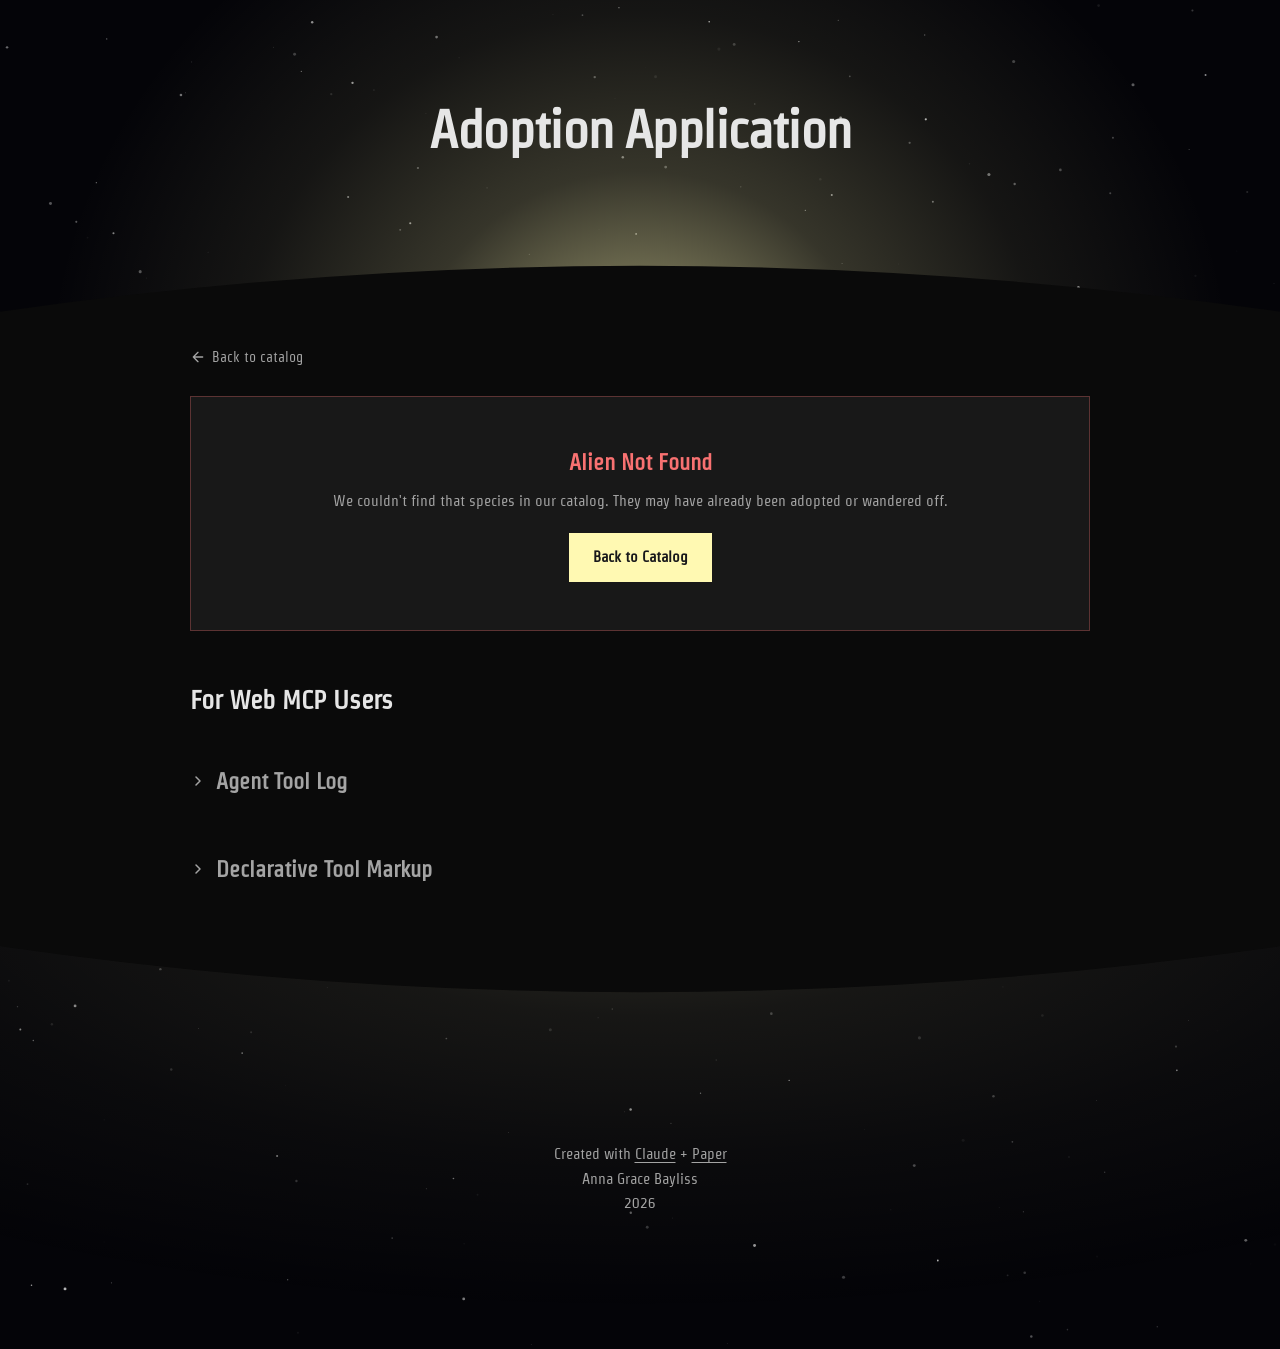
<file: after/adopt.html>
<!DOCTYPE html>
<html lang="en">
<head>
    <meta charset="UTF-8">
    <meta name="viewport" content="width=device-width, initial-scale=1.0">
    <link rel="icon" type="image/svg+xml" href="favicon.svg">
    <title>Adopt — Cosmic Companions</title>
    <link rel="preconnect" href="https://fonts.googleapis.com">
    <link href="https://fonts.googleapis.com/css2?family=DM+Mono:wght@300;400;500&family=Strait&display=swap" rel="stylesheet">
    <link rel="stylesheet" href="styles.css">
</head>
<body>

<section class="page-hero page-hero--slim">
    <canvas class="hero-stars"></canvas>
    <div class="hero-content">
        <h1>Adoption Application</h1>
    </div>
    <svg class="hero-horizon" viewBox="0 0 1440 200" preserveAspectRatio="none" xmlns="http://www.w3.org/2000/svg">
        <defs>
            <filter id="rim-glow" x="-20%" y="-200%" width="140%" height="500%">
                <feGaussianBlur stdDeviation="3" result="blur"/>
                <feMerge>
                    <feMergeNode in="blur"/>
                    <feMergeNode in="SourceGraphic"/>
                </feMerge>
            </filter>
        </defs>
        <path class="horizon-mask" d="M0,170 Q720,10 1440,170 L1440,200 L0,200 Z"/>
        <path d="M0,170 Q720,10 1440,170" fill="none" filter="url(#rim-glow)"/>
    </svg>
</section>

<div class="container container--form">

    <a href="index.html" class="back-link">
        <svg viewBox="0 0 24 24" fill="none" stroke="currentColor" stroke-width="2" stroke-linecap="round" stroke-linejoin="round">
            <path d="M19 12H5M12 19l-7-7 7-7"/>
        </svg>
        Back to catalog
    </a>

    <!-- Alien Recap (populated by JS) -->
    <div id="recapCard" class="recap-card"></div>

    <!-- Adoption Form -->
    <div id="formSection" class="form-card">
        <div class="form-card-header">
            <div>
                <h2>Complete Your Application</h2>
                <p>Tell us about yourself so we can prepare your companion's care package.</p>
            </div>
        </div>

        <!-- 
            ═══════════════════════════════════════════════
            DECLARATIVE WEBMCP FORM
            
            This form uses the declarative API with:
            - toolname → names the tool
            - tooldescription → tells agent what it does
            - toolparamdescription → describes each field
            
            No toolautosubmit — the agent fills the form 
            but the user must confirm by clicking submit.
            ═══════════════════════════════════════════════
        -->

        <form
            id="adoptionForm"
            class="form-body"
            toolname="submit_adoption_form"
            tooldescription="Fill in the alien pet adoption form with the adopter's personal details. The alien being adopted is already selected. Fill in the adopter's full name, email, home environment type, experience level with exotic pets, and any optional notes. IMPORTANT: This tool ONLY fills in the form fields — it does NOT submit the form. After filling in the fields, tell the user to review the information and click the 'Submit Application' button themselves when they are ready."
        >
            <!-- Hidden field: alien ID (pre-filled from URL) -->
            <input type="hidden" name="alien_id" id="alienIdField">

            <!-- Name + Email -->
            <div class="field-row">
                <div class="field">
                    <label>Full Name <span class="required">required</span></label>
                    <input
                        type="text"
                        name="adopter_name"
                        required
                        placeholder="Jane Smith"
                        toolparamdescription="The adopter's full legal name"
                    >
                </div>
                <div class="field">
                    <label>Email <span class="required">required</span></label>
                    <input
                        type="email"
                        name="adopter_email"
                        required
                        placeholder="jane@example.com"
                        toolparamdescription="The adopter's email for adoption confirmation and care updates"
                    >
                </div>
            </div>

            <!-- Home Environment + Experience -->
            <div class="field-row">
                <div class="field">
                    <label>Home Environment <span class="required">required</span></label>
                    <select
                        name="home_environment"
                        required
                        toolparamdescription="Type of living space: apartment, house, space_station, or underwater_dome"
                    >
                        <option value="">Select...</option>
                        <option value="apartment">Apartment</option>
                        <option value="house">House</option>
                        <option value="space_station">Space Station</option>
                        <option value="underwater_dome">Underwater Dome</option>
                    </select>
                </div>
                <div class="field">
                    <label>Experience with Exotic Pets <span class="required">required</span></label>
                    <select
                        name="experience_level"
                        required
                        toolparamdescription="Adopter's experience level: none (first time), some (1-2 exotic pets before), experienced (3+ exotic pets), or expert (professional handler)"
                    >
                        <option value="">Select your experience level...</option>
                        <option value="none">First time — never had an exotic pet</option>
                        <option value="some">Some — owned 1-2 exotic pets before</option>
                        <option value="experienced">Experienced — owned 3+ exotic pets</option>
                        <option value="expert">Expert — professional exotic pet handler</option>
                    </select>
                </div>
            </div>

            <!-- Notes -->
            <div class="field">
                <label>Notes for the Care Team</label>
                <textarea
                    name="notes"
                    placeholder="Anything we should know? Allergies, other pets in the household, special accommodations..."
                    toolparamdescription="Optional notes about the adopter's household, other pets, allergies, or special requirements"
                ></textarea>
            </div>

            <!-- Warnings (populated by JS if applicable) -->
            <div id="warningsSection"></div>

            <button type="submit" class="submit-btn" id="submitBtn">Submit Application</button>
        </form>
    </div>

    <!-- Success State (hidden until submission) -->
    <div id="successCard" class="success-card"></div>

    <!-- Error State (if alien ID is invalid) -->
    <div id="errorCard"></div>

    <!-- Web MCP Section Header -->
    <div class="section-header">
        <h2>For Web MCP Users</h2>
    </div>

    <!-- Accordion: Agent Tool Log -->
    <div class="accordion-item" id="logSection">
        <button class="accordion-header" aria-expanded="false">
            <svg class="accordion-caret" viewBox="0 0 16 16" fill="none" xmlns="http://www.w3.org/2000/svg" aria-hidden="true"><path d="M6 4l4 4-4 4" stroke="currentColor" stroke-width="1.5" stroke-linecap="round" stroke-linejoin="round"/></svg>
            <h3>Agent Tool Log</h3>
        </button>
        <div class="accordion-body">
            <div class="accordion-inner log-section">
                <p class="log-desc">Real-time log of WebMCP tool invocations on this page.</p>
                <div class="log-panel">
                    <div class="log-toolbar">
                        <span>declarative api — submit_adoption_form</span>
                        <button class="log-clear" onclick="clearLog()">clear</button>
                    </div>
                    <div class="log-entries" id="logEntries">
                        <div class="log-empty">No tool calls yet. Use an agent to interact with this form.</div>
                    </div>
                </div>
            </div>
        </div>
    </div>

    <!-- Accordion: Declarative Tool Markup -->
    <div class="accordion-item">
        <button class="accordion-header" aria-expanded="false">
            <svg class="accordion-caret" viewBox="0 0 16 16" fill="none" xmlns="http://www.w3.org/2000/svg" aria-hidden="true"><path d="M6 4l4 4-4 4" stroke="currentColor" stroke-width="1.5" stroke-linecap="round" stroke-linejoin="round"/></svg>
            <h3>Declarative Tool Markup</h3>
        </button>
        <div class="accordion-body">
            <div class="accordion-inner annotations">
        <pre><span class="cm">&lt;!-- The entire tool is defined with HTML attributes — no JS needed --&gt;</span>

<span class="tag">&lt;form</span>
  <span class="attr">toolname</span>=<span class="val">"submit_adoption_form"</span>
  <span class="attr">tooldescription</span>=<span class="val">"Fill in the alien pet adoption form with the adopter's personal details. The alien being adopted is already selected. Fill in the adopter's full name, email, home environment type, experience level with exotic pets, and any optional notes. IMPORTANT: This tool ONLY fills in the form fields — it does NOT submit the form. After filling in the fields, tell the user to review the information and click the 'Submit Application' button themselves when they are ready."</span>
<span class="tag">&gt;</span>

  <span class="tag">&lt;input</span>
    type="hidden" name="alien_id"
  <span class="tag">/&gt;</span>

  <span class="tag">&lt;input</span>
    type="text" name="adopter_name" required
    placeholder="Jane Smith"
    <span class="attr">toolparamdescription</span>=<span class="val">"The adopter's full legal name"</span>
  <span class="tag">/&gt;</span>

  <span class="tag">&lt;input</span>
    type="email" name="adopter_email" required
    placeholder="jane@example.com"
    <span class="attr">toolparamdescription</span>=<span class="val">"The adopter's email for adoption confirmation and care updates"</span>
  <span class="tag">/&gt;</span>

  <span class="tag">&lt;select</span>
    name="home_environment" required
    <span class="attr">toolparamdescription</span>=<span class="val">"Type of living space: apartment, house, space_station, or underwater_dome"</span>
  <span class="tag">&gt;</span>
    <span class="tag">&lt;option</span> value=""<span class="tag">&gt;</span>Select...<span class="tag">&lt;/option&gt;</span>
    <span class="tag">&lt;option</span> value="apartment"<span class="tag">&gt;</span>Apartment<span class="tag">&lt;/option&gt;</span>
    <span class="tag">&lt;option</span> value="house"<span class="tag">&gt;</span>House<span class="tag">&lt;/option&gt;</span>
    <span class="tag">&lt;option</span> value="space_station"<span class="tag">&gt;</span>Space Station<span class="tag">&lt;/option&gt;</span>
    <span class="tag">&lt;option</span> value="underwater_dome"<span class="tag">&gt;</span>Underwater Dome<span class="tag">&lt;/option&gt;</span>
  <span class="tag">&lt;/select&gt;</span>

  <span class="tag">&lt;select</span>
    name="experience_level" required
    <span class="attr">toolparamdescription</span>=<span class="val">"Adopter's experience level: none (first time), some (1-2 exotic pets before), experienced (3+ exotic pets), or expert (professional handler)"</span>
  <span class="tag">&gt;</span>
    <span class="tag">&lt;option</span> value=""<span class="tag">&gt;</span>Select your experience level...<span class="tag">&lt;/option&gt;</span>
    <span class="tag">&lt;option</span> value="none"<span class="tag">&gt;</span>First time<span class="tag">&lt;/option&gt;</span>
    <span class="tag">&lt;option</span> value="some"<span class="tag">&gt;</span>Some — owned 1-2 exotic pets<span class="tag">&lt;/option&gt;</span>
    <span class="tag">&lt;option</span> value="experienced"<span class="tag">&gt;</span>Experienced — owned 3+<span class="tag">&lt;/option&gt;</span>
    <span class="tag">&lt;option</span> value="expert"<span class="tag">&gt;</span>Expert — professional handler<span class="tag">&lt;/option&gt;</span>
  <span class="tag">&lt;/select&gt;</span>

  <span class="tag">&lt;textarea</span>
    name="notes"
    <span class="attr">toolparamdescription</span>=<span class="val">"Optional notes about the adopter's household, other pets, allergies, or special requirements"</span>
  <span class="tag">&gt;&lt;/textarea&gt;</span>

  <span class="tag">&lt;button</span> type="submit"<span class="tag">&gt;</span>Confirm Adoption<span class="tag">&lt;/button&gt;</span>

<span class="tag">&lt;/form&gt;</span></pre>
            </div><!-- /accordion-inner: Declarative Tool Markup -->
        </div><!-- /accordion-body -->
    </div><!-- /accordion-item: Declarative Tool Markup -->

</div><!-- /container -->

<script>
// ═══════════════════════════════════════════════════
//  ALIEN DATA (shared with index.html)
// ═══════════════════════════════════════════════════

const ALIENS = [
    {
        id: "zorb-001", name: "Blinky", species: "Zorbian Puffworm", emoji: "🟣",
        planet: "Zorbax-7", size: "small", temperament: "gentle", ability: "bioluminescence",
        price: 450, compatibilityScore: 94, careLevel: "Easy",
        blurb: "A squishy, glowing companion that purrs in ultraviolet. Perfect for beginners.",
        diet: "Photon flakes, crushed starlight, occasional moonberry",
        lifespan: "35 Earth years",
        warnings: ["Glows brightly at night — may disrupt sleep", "Do not expose to FM radio frequencies"]
    },
    {
        id: "krix-002", name: "Thundermaw", species: "Krixian Howlbeast", emoji: "🔴",
        planet: "Krixos Prime", size: "large", temperament: "chaotic", ability: "sonic roar",
        price: 8500, compatibilityScore: 42, careLevel: "Expert",
        blurb: "A massive predator with a heart of gold (literally — it has a gold organ).",
        diet: "Raw plasma steak, iron ore nuggets, the occasional asteroid fragment",
        lifespan: "200+ Earth years",
        warnings: ["Sonic roar can cause structural damage", "Requires Class-4 containment license", "May eat furniture during bonding phase"]
    },
    {
        id: "flim-003", name: "Puddle", species: "Flimorian Shapeshifter", emoji: "🔵",
        planet: "Flimora", size: "medium", temperament: "playful", ability: "shapeshifting",
        price: 3200, compatibilityScore: 78, careLevel: "Moderate",
        blurb: "A liquid-bodied trickster that mimics household objects for fun.",
        diet: "Distilled nebula water, mineral supplements, any Earth liquid (prefers orange juice)",
        lifespan: "80 Earth years",
        warnings: ["May impersonate important objects (keys, phones, remotes)", "Cannot hold shape if startled", "Keep away from extreme heat — will evaporate temporarily"]
    },
    {
        id: "vex-004", name: "Whisper", species: "Vexari Thoughtfox", emoji: "🟡",
        planet: "Vexar Minor", size: "small", temperament: "gentle", ability: "telepathy",
        price: 6000, compatibilityScore: 88, careLevel: "Easy",
        blurb: "A fox-like empath that communicates through projected emotions and images.",
        diet: "Thought-enriched kibble, Vexari dream nectar, chamomile tea",
        lifespan: "50 Earth years",
        warnings: ["May project your embarrassing memories if anxious", "Sensitive to loud arguments"]
    },
    {
        id: "grak-005", name: "Crunchwing", species: "Grakkian Crystalbeetle", emoji: "🟢",
        planet: "Grakka", size: "medium", temperament: "independent", ability: "crystal generation",
        price: 1800, compatibilityScore: 71, careLevel: "Easy",
        blurb: "A crystalline insectoid that grows decorative gems on its shell. Low maintenance.",
        diet: "Assorted gravel, mineral dust, UV light exposure (2 hrs/day minimum)",
        lifespan: "120 Earth years",
        warnings: ["Shed crystals may scratch hardwood floors", "Loud crunching sounds at night"]
    },
    {
        id: "neb-006", name: "Nimbus", species: "Nebulan Cloudling", emoji: "⚪",
        planet: "Nebula Drift", size: "small", temperament: "gentle", ability: "weather control",
        price: 4200, compatibilityScore: 85, careLevel: "Easy",
        blurb: "A floating, cloud-like being that generates tiny indoor weather patterns.",
        diet: "Atmospheric moisture, humidity, the occasional spritz from a spray bottle",
        lifespan: "Unknown (oldest recorded: 300+ years)",
        warnings: ["May cause indoor rain if neglected", "Keep away from open flames", "Electronics may need waterproofing"]
    },
    {
        id: "vol-007", name: "Inferno Jr.", species: "Volcanite Salamander", emoji: "🟠",
        planet: "Krixos Prime", size: "medium", temperament: "chaotic", ability: "fire breath",
        price: 5500, compatibilityScore: 53, careLevel: "Advanced",
        blurb: "A fiery reptilian with a mischievous streak and a taste for charcoal.",
        diet: "Charcoal, lava rocks, any food item (will self-char before eating)",
        lifespan: "90 Earth years",
        warnings: ["Fire hazard — fireproof habitat required", "Will char unattended clothing", "Insurance surcharge may apply"]
    },
    {
        id: "zyn-008", name: "Glitch", species: "Zynari Phase-Cat", emoji: "🟣",
        planet: "Zynara", size: "small", temperament: "playful", ability: "phasing",
        price: 7200, compatibilityScore: 66, careLevel: "Advanced",
        blurb: "A cat-like entity that can phase through solid matter. Yes, walls included.",
        diet: "Standard cat food (weirdly), quantum kibble supplement, the occasional moth",
        lifespan: "45 Earth years",
        warnings: ["Cannot be contained by physical barriers", "May appear in your bed at 3 AM", "Phase-proof rooms available for purchase separately"]
    },
    {
        id: "pax-009", name: "Mossworth", species: "Paxian Treeling", emoji: "🟤",
        planet: "Paxia Verdant", size: "large", temperament: "gentle", ability: "plant growth",
        price: 250, compatibilityScore: 97, careLevel: "Easy",
        blurb: "A slow-moving, tree-like companion that accelerates plant growth around it.",
        diet: "Water, compost, sunlight, classical music (not food but they insist)",
        lifespan: "500+ Earth years",
        warnings: ["Very slow — may block hallways", "Accelerated plant growth may affect property", "Produces 3kg of moss daily"]
    },
    {
        id: "xel-010", name: "Axiom", species: "Xelari Hivemind Sprite", emoji: "🔵",
        planet: "Xelara", size: "small", temperament: "independent", ability: "duplication",
        price: 12000, compatibilityScore: 58, careLevel: "Expert",
        blurb: "A tiny entity that splits into up to 12 copies. You're adopting a swarm.",
        diet: "Electromagnetic energy (sits near routers/outlets), crystallized logic cubes (included)",
        lifespan: "Unknown — may be functionally immortal",
        warnings: ["Up to 12 copies at once — can be overwhelming", "Rearranges furniture without asking", "Has been known to optimize your schedule without consent"]
    }
];


// ═══════════════════════════════════════════════════
//  PAGE INITIALIZATION
// ═══════════════════════════════════════════════════

const params = new URLSearchParams(window.location.search);
const alienId = params.get('id');
const alien = ALIENS.find(a => a.id === alienId);

function getColor(alien) {
    const colors = {
        'Zorbax-7':      'rgba(139,92,246,0.25)',
        'Krixos Prime':  'rgba(248,113,113,0.25)',
        'Flimora':       'rgba(59,130,246,0.25)',
        'Vexar Minor':   'rgba(251,191,36,0.25)',
        'Grakka':        'rgba(52,211,153,0.25)',
        'Nebula Drift':  'rgba(200,200,220,0.2)',
        'Zynara':        'rgba(167,139,250,0.25)',
        'Paxia Verdant': 'rgba(101,163,13,0.25)',
        'Xelara':        'rgba(34,211,238,0.25)'
    };
    return colors[alien.planet] || 'rgba(99,102,241,0.2)';
}

const recapCard = document.getElementById('recapCard');
const formSection = document.getElementById('formSection');
const successCard = document.getElementById('successCard');
const errorCard = document.getElementById('errorCard');

if (!alien) {
    // Invalid or missing ID
    recapCard.style.display = 'none';
    formSection.style.display = 'none';
    errorCard.className = 'error-card';
    errorCard.innerHTML = `
        <h2>Alien Not Found</h2>
        <p>We couldn't find that species in our catalog. They may have already been adopted or wandered off.</p>
        <a href="index.html" class="btn-primary">Back to Catalog</a>
    `;
} else {
    // Populate the recap card
    const illustrationFile = alien.name.toLowerCase().replace(/\s+/g, '-').replace(/\./g, '');
    recapCard.style.setProperty('--hero-color', getColor(alien));
    recapCard.innerHTML = `
        <div class="recap-card-visual">
            <img src="illustrations/${illustrationFile}.svg" alt="${alien.name}" class="recap-card-illustration">
        </div>
        <div class="recap-card-info">
            <div class="recap-title-row">
                <h2>${alien.name}</h2>
                <span class="recap-price">&#8372;${alien.price.toLocaleString()}</span>
            </div>
            <div class="recap-species">${alien.species}</div>
        </div>
    `;

    // Set hidden alien ID field
    document.getElementById('alienIdField').value = alien.id;


    // Show warnings if any
    if (alien.warnings && alien.warnings.length > 0) {
        document.getElementById('warningsSection').innerHTML = `
            <div class="warnings">
                <p class="warnings-heading"><svg width="11" height="11" viewBox="0 0 11 11" fill="none" xmlns="http://www.w3.org/2000/svg"><path d="M5.5 1.5L10 9.5H1Z" stroke="currentColor" stroke-width="1.2" stroke-linejoin="round"/><line x1="5.5" y1="4.5" x2="5.5" y2="6.5" stroke="currentColor" stroke-width="1.2" stroke-linecap="round"/><circle cx="5.5" cy="8" r="0.6" fill="currentColor"/></svg> Before submitting, please be aware:</p>
                <ul>${alien.warnings.map(w => `<li>${w}</li>`).join('')}</ul>
            </div>
        `;
    }

    // Handle form submission
    document.getElementById('adoptionForm').addEventListener('submit', function(e) {
        e.preventDefault();

        window.goatcounter?.count({ path: 'adoption-submitted', event: true });

        const formData = new FormData(this);
        const data = Object.fromEntries(formData.entries());

        // Generate confirmation
        const adoptionId = 'ADOPT-' + Math.random().toString(36).substring(2, 8).toUpperCase();
        const pickupDate = new Date(Date.now() + 3 * 86400000).toLocaleDateString('en-US', {
            weekday: 'long', month: 'long', day: 'numeric', year: 'numeric'
        });

        // If this was triggered by an agent, respond with structured data
        if (e.agentInvoked && typeof e.respondWith === 'function') {
            e.respondWith(JSON.stringify({
                status: "confirmed",
                adoptionId: adoptionId,
                alien: alien.name,
                species: alien.species,
                adopterName: data.adopter_name,
                pickupDate: pickupDate,
                pickupLocation: "Cosmic Companions HQ — Docking Bay 7"
            }));
        }

        // Hide form, show success
        formSection.innerHTML = '';
        formSection.style.display = 'none';
        recapCard.innerHTML = '';
        recapCard.style.display = 'none';
        document.querySelector('.back-link').style.display = 'none';
        document.querySelector('.hero-content h1').textContent = 'Adoption Confirmed!';

        successCard.style.setProperty('--hero-color', getColor(alien));
        successCard.innerHTML = `
            <div class="success-top">
                <h2>Congratulations, ${data.adopter_name}!<br>${alien.name} the ${alien.species} is officially yours.</h2>
            </div>
            <div class="success-middle">
                <div class="success-visual">
                    <img src="illustrations/${illustrationFile}.svg" alt="${alien.name}" class="success-illustration">
                </div>
                <div class="success-details">
                    <div class="success-detail-row">
                        <span class="sdl">adoption id</span>
                        <span class="sdv">${adoptionId}</span>
                    </div>
                    <div class="success-detail-row">
                        <span class="sdl">companion</span>
                        <span class="sdv">${alien.name}</span>
                    </div>
                    <div class="success-detail-row">
                        <span class="sdl">species</span>
                        <span class="sdv">${alien.species}</span>
                    </div>
                    <div class="success-detail-row">
                        <span class="sdl">adopter</span>
                        <span class="sdv">${data.adopter_name}</span>
                    </div>
                    <div class="success-detail-row">
                        <span class="sdl">email</span>
                        <span class="sdv">${data.adopter_email}</span>
                    </div>
                    <div class="success-detail-row">
                        <span class="sdl">pickup date</span>
                        <span class="sdv">${pickupDate}</span>
                    </div>
                    <div class="success-detail-row">
                        <span class="sdl">pickup location</span>
                        <span class="sdv">Docking Bay 7</span>
                    </div>
                    <div class="success-detail-row">
                        <span class="sdl">care package</span>
                        <span class="sdv">Included</span>
                    </div>
                </div>
            </div>
            <div class="success-actions">
                <a href="index.html" class="btn-primary">Adopt Another Pet</a>
            </div>
        `;
        successCard.classList.add('show');
        window.scrollTo({ top: 0, behavior: 'smooth' });
        launchConfetti(getConfettiColors(alien));
    });
}

function getConfettiColors(alien) {
    const palettes = {
        'Zorbax-7':      ['#8B5CF6', '#A78BFA', '#C4B5FD', '#EDE9FE', '#ffffff'],
        'Krixos Prime':  ['#F87171', '#EF4444', '#FCA5A5', '#FECACA', '#ffffff'],
        'Flimora':       ['#3B82F6', '#60A5FA', '#93C5FD', '#BFDBFE', '#ffffff'],
        'Vexar Minor':   ['#FBB724', '#FCD34D', '#FDE68A', '#FFF9B2', '#ffffff'],
        'Grakka':        ['#34D399', '#6EE7B7', '#10B981', '#A7F3D0', '#ffffff'],
        'Nebula Drift':  ['#C8C8DC', '#94A3B8', '#CBD5E1', '#E2E8F0', '#ffffff'],
        'Zynara':        ['#A78BFA', '#C4B5FD', '#DDD6FE', '#8B5CF6', '#ffffff'],
        'Paxia Verdant': ['#65A30D', '#84CC16', '#A3E635', '#BEF264', '#ffffff'],
        'Xelara':        ['#22D3EE', '#67E8F9', '#06B6D4', '#A5F3FC', '#ffffff'],
    };
    return palettes[alien.planet] || ['#FFF9B2', '#8B5CF6', '#34D399', '#22D3EE', '#ffffff'];
}

function launchConfetti(colors) {
    const canvas = document.createElement('canvas');
    canvas.style.cssText = 'position:fixed;top:0;left:0;width:100%;height:100%;pointer-events:none;z-index:999';
    document.body.appendChild(canvas);

    const ctx = canvas.getContext('2d');
    canvas.width = window.innerWidth;
    canvas.height = window.innerHeight;
    function drawStar(ctx, r) {
        const inner = r * 0.4;
        ctx.beginPath();
        for (let i = 0; i < 10; i++) {
            const radius = i % 2 === 0 ? r : inner;
            const angle = (i * Math.PI) / 5 - Math.PI / 2;
            if (i === 0) ctx.moveTo(Math.cos(angle) * radius, Math.sin(angle) * radius);
            else ctx.lineTo(Math.cos(angle) * radius, Math.sin(angle) * radius);
        }
        ctx.closePath();
        ctx.fill();
    }

    const particles = Array.from({ length: 130 }, () => ({
        x: Math.random() * canvas.width,
        y: -10 - Math.random() * canvas.height * 0.6,
        r: 4 + Math.random() * 6,
        color: colors[Math.floor(Math.random() * colors.length)],
        rotation: Math.random() * Math.PI * 2,
        rotationSpeed: (Math.random() - 0.5) * 0.14,
        vx: (Math.random() - 0.5) * 2.5,
        vy: 1.8 + Math.random() * 3,
        opacity: 1
    }));

    function animate() {
        ctx.clearRect(0, 0, canvas.width, canvas.height);
        let alive = 0;
        for (const p of particles) {
            if (p.y > canvas.height + 20) continue;
            alive++;
            p.x += p.vx;
            p.y += p.vy;
            p.rotation += p.rotationSpeed;
            p.opacity = p.y > canvas.height * 0.65
                ? Math.max(0, 1 - (p.y - canvas.height * 0.65) / (canvas.height * 0.35))
                : 1;
            ctx.save();
            ctx.globalAlpha = p.opacity;
            ctx.translate(p.x, p.y);
            ctx.rotate(p.rotation);
            ctx.fillStyle = p.color;
            drawStar(ctx, p.r);
            ctx.restore();
        }
        if (alive > 0) requestAnimationFrame(animate);
        else canvas.remove();
    }

    requestAnimationFrame(animate);
}


// ═══════════════════════════════════════════════════
//  TOOL CALL LOG
// ═══════════════════════════════════════════════════

const logEntriesEl = document.getElementById('logEntries');
let logCount = 0;

function addLog(toolName, detail) {
    if (logCount === 0) logEntriesEl.innerHTML = '';
    logCount++;
    const time = new Date().toLocaleTimeString('en-US', { hour12: false });
    const entry = document.createElement('div');
    entry.className = 'log-entry';
    entry.innerHTML = `
        <span class="log-time">${time}</span>
        <span class="log-tool">${toolName}</span>
        <span class="log-arrow">←</span>
        ${detail ? `<span class="log-params">${detail}</span>` : ''}
    `;
    logEntriesEl.appendChild(entry);
    logEntriesEl.scrollTop = logEntriesEl.scrollHeight;
}

// ─── Hero: cursor-tracked star glow (JS lerp, no CSS transition) ──
(function () {
    const hero = document.querySelector('.page-hero');
    if (!hero) return;

    let current = 50;
    let target  = 50;
    let rafId   = null;

    function tick() {
        current += (target - current) * 0.08;
        hero.style.setProperty('--glow-x', current.toFixed(2) + '%');
        if (Math.abs(current - target) > 0.05) {
            rafId = requestAnimationFrame(tick);
        } else {
            rafId = null;
        }
    }

    function startLerp() {
        if (!rafId) rafId = requestAnimationFrame(tick);
    }

    hero.addEventListener('mousemove', function (e) {
        const rect = hero.getBoundingClientRect();
        const raw = (e.clientX - rect.left) / rect.width;
        target = 30 + raw * 40;
        startLerp();
    });

    hero.addEventListener('mouseleave', function () {
        target = 50;
        startLerp();
    });
}());

// ─── Shared starfield initialiser ─────────────────────
function initStarfield(canvas) {
    if (!canvas) return;
    const ctx = canvas.getContext('2d');
    const stars = [];

    function init() {
        canvas.width  = canvas.offsetWidth;
        canvas.height = canvas.offsetHeight;
        stars.length  = 0;
        for (let i = 0; i < 110; i++) {
            stars.push({
                x:           Math.random() * canvas.width,
                y:           Math.random() * canvas.height,
                r:           Math.random() * 1.33 + 0.24,
                baseOpacity: Math.random() * 0.55 + 0.2,
                speed:       Math.random() * 0.0008 + 0.0004,
                phase:       Math.random() * Math.PI * 2
            });
        }
    }

    function draw(t) {
        ctx.clearRect(0, 0, canvas.width, canvas.height);
        stars.forEach(function (s) {
            const op = s.baseOpacity * (0.4 + 0.6 * Math.sin(t * s.speed + s.phase));
            ctx.beginPath();
            ctx.arc(s.x, s.y, s.r, 0, Math.PI * 2);
            ctx.fillStyle = 'rgba(255,255,255,' + op.toFixed(3) + ')';
            ctx.fill();
        });
        requestAnimationFrame(draw);
    }

    init();
    requestAnimationFrame(draw);
    window.addEventListener('resize', init);
}

document.addEventListener('DOMContentLoaded', function () {
    initStarfield(document.querySelector('.hero-stars'));
    initStarfield(document.querySelector('.footer-stars'));
});

// ─── Accordion toggles ────────────────────────────────
document.querySelectorAll('.accordion-header').forEach(function (header) {
    header.addEventListener('click', function () {
        const item = this.closest('.accordion-item');
        const opening = !item.classList.contains('open');
        item.classList.toggle('open', opening);
        this.setAttribute('aria-expanded', opening);
    });
});

function clearLog() {
    logCount = 0;
    logEntriesEl.innerHTML = '<div class="log-empty">No tool calls yet. Use an agent to interact with this form.</div>';
}

// Detect when fields get filled (by agent or human) and log it
const adoptionForm = document.getElementById('adoptionForm');

if (adoptionForm) {
    const fields = adoptionForm.querySelectorAll('input:not([type="hidden"]), select, textarea');
    const lastKnown = {};
    fields.forEach(f => { lastKnown[f.name] = f.value; });

    // Check for value changes every 500ms
    const poll = setInterval(() => {
        fields.forEach(f => {
            if (f.value !== lastKnown[f.name]) {
                addLog('field_filled', `${f.name} → "${f.value}"`);
                lastKnown[f.name] = f.value;
            }
        });
    }, 500);

    // Log when form is submitted
    adoptionForm.addEventListener('submit', () => {
        clearInterval(poll);
        const data = Object.fromEntries(new FormData(adoptionForm).entries());
        addLog('form_submitted', JSON.stringify(data, null, 2));
    });
}
</script>

<footer class="page-footer">
    <canvas class="footer-stars"></canvas>
    <svg class="footer-horizon" viewBox="0 0 1440 200" preserveAspectRatio="none" xmlns="http://www.w3.org/2000/svg">
        <defs>
            <filter id="footer-stroke-glow" x="-20%" y="-200%" width="140%" height="500%">
                <feGaussianBlur stdDeviation="2.5" result="blur"/>
                <feMerge>
                    <feMergeNode in="blur"/>
                    <feMergeNode in="SourceGraphic"/>
                </feMerge>
            </filter>
        </defs>
        <path class="horizon-mask" d="M0,30 Q720,190 1440,30 L1440,0 L0,0 Z"/>
        <path d="M0,30 Q720,190 1440,30" fill="none" filter="url(#footer-stroke-glow)"/>
    </svg>
    <div class="footer-content">
        <p>Created with <a href="https://www.claude.ai" target="_blank" rel="noopener">Claude</a> + <a href="https://www.paper.design" target="_blank" rel="noopener">Paper</a></p>
        <p>Anna Grace Bayliss</p>
        <p>2026</p>
    </div>
</footer>

<script data-goatcounter="https://agbayliss.goatcounter.com/count"
        async src="//gc.zgo.at/count.js"></script>

</body>
</html>
</file>
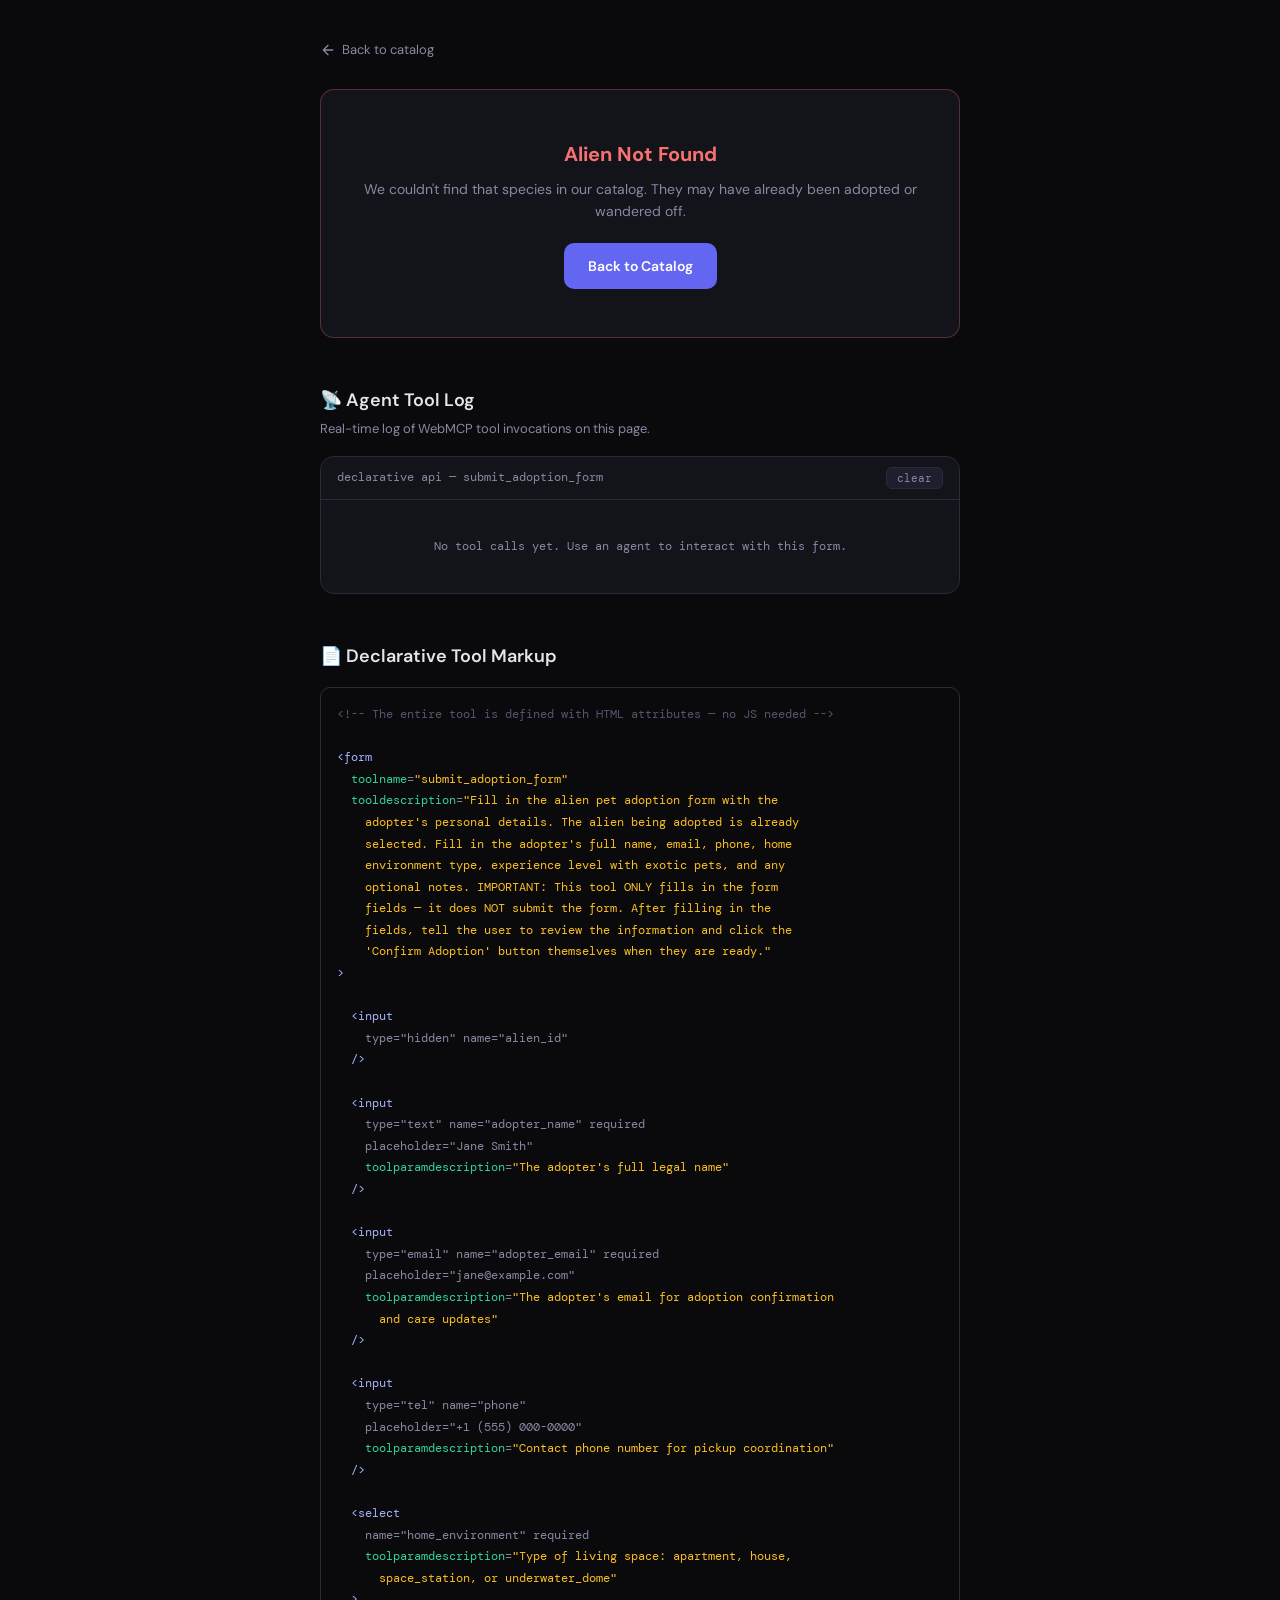
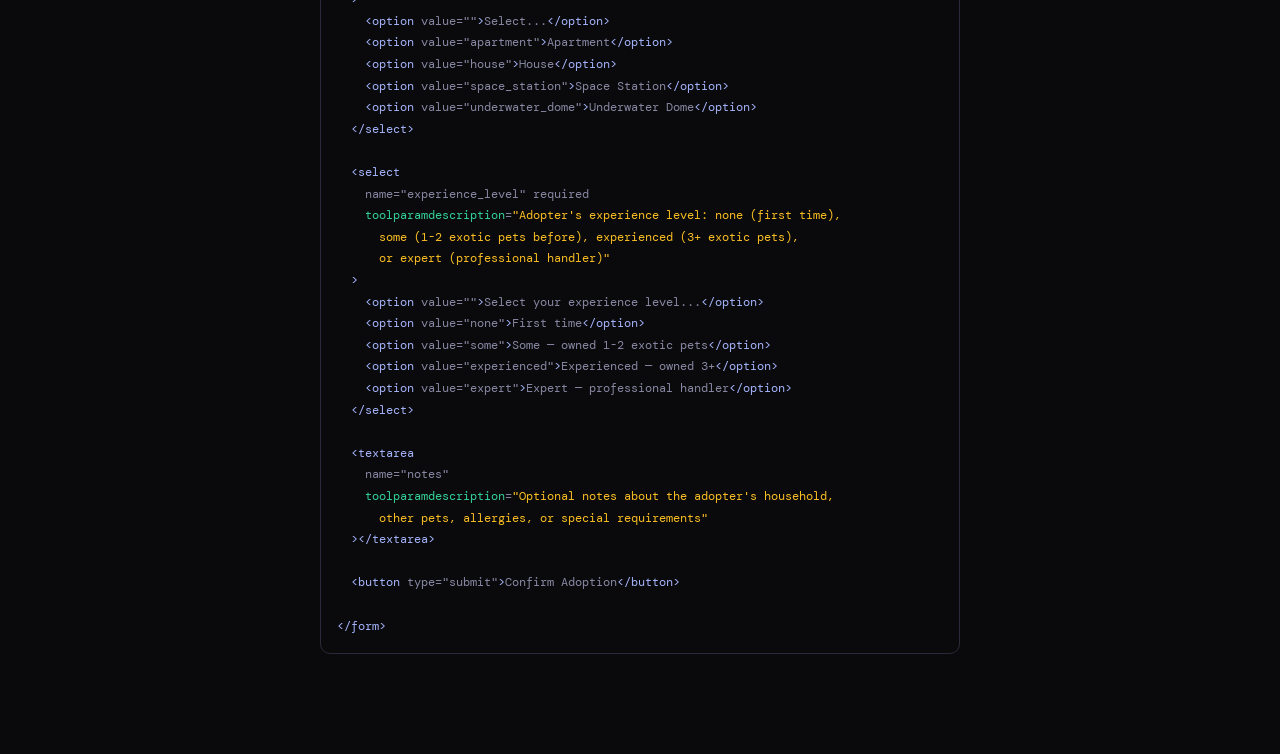
<file: before/adopt.html>
<!DOCTYPE html>
<html lang="en">
<head>
    <meta charset="UTF-8">
    <meta name="viewport" content="width=device-width, initial-scale=1.0">
    <link rel="icon" type="image/svg+xml" href="favicon.svg">
    <title>Adopt — Cosmic Companions</title>
    <link rel="preconnect" href="https://fonts.googleapis.com">
    <link href="https://fonts.googleapis.com/css2?family=DM+Mono:wght@400;500&family=DM+Sans:wght@400;500;700&display=swap" rel="stylesheet">
    <link rel="stylesheet" href="tokens.css">
    <style>
        body {
            padding: 40px 20px 100px;
        }

        .container {
            max-width: 640px;
            margin: 0 auto;
        }

        /* ─── Back Link ─── */

        .back-link {
            display: inline-flex;
            align-items: center;
            gap: 6px;
            font-size: 13px;
            color: var(--text-muted);
            text-decoration: none;
            margin-bottom: 28px;
            transition: color 0.2s;
        }

        .back-link:hover { color: var(--text); }

        .back-link svg {
            width: 16px;
            height: 16px;
        }

        /* ─── Alien Recap Card ─── */

        .recap-card {
            background: var(--surface);
            border: 1px solid var(--border);
            border-radius: 14px;
            padding: 24px;
            margin-bottom: 28px;
            display: flex;
            gap: 20px;
            align-items: center;
        }

        .recap-emoji {
            font-size: 56px;
            line-height: 1;
            flex-shrink: 0;
        }

        .recap-info h1 {
            font-size: 22px;
            font-weight: 700;
            letter-spacing: -0.02em;
            margin-bottom: 2px;
        }

        .recap-species {
            font-family: 'DM Mono', monospace;
            font-size: 12px;
            color: var(--text-muted);
            margin-bottom: 8px;
        }

        .recap-tags {
            display: flex;
            gap: 6px;
            flex-wrap: wrap;
        }

        .recap-tag {
            font-family: 'DM Mono', monospace;
            font-size: 10px;
            padding: 2px 8px;
            border-radius: 100px;
            border: 1px solid;
        }

        .recap-tag.size { color: var(--cyan); border-color: rgba(34,211,238,0.3); background: rgba(34,211,238,0.08); }
        .recap-tag.price { color: var(--success); border-color: rgba(52,211,153,0.3); background: rgba(52,211,153,0.08); }
        .recap-tag.care { color: var(--warning); border-color: rgba(251,191,36,0.3); background: rgba(251,191,36,0.08); }

        /* ─── Form Card ─── */

        .form-card {
            background: var(--surface);
            border: 1px solid var(--border);
            border-radius: 14px;
            overflow: hidden;
        }

        .form-card-header {
            padding: 24px 28px 20px;
            border-bottom: 1px solid var(--border);
            display: flex;
            justify-content: space-between;
            align-items: flex-start;
        }

        .form-card-header h2 {
            font-size: 16px;
            font-weight: 600;
            margin-bottom: 4px;
        }

        .form-card-header p {
            font-size: 13px;
            color: var(--text-muted);
        }

        .agent-indicator {
            font-family: 'DM Mono', monospace;
            font-size: 11px;
            color: var(--success);
            background: rgba(52, 211, 153, 0.08);
            border: 1px solid rgba(52, 211, 153, 0.2);
            padding: 4px 10px;
            border-radius: 6px;
            white-space: nowrap;
        }

        .form-body {
            padding: 28px;
            display: flex;
            flex-direction: column;
            gap: 22px;
        }

        /* ─── Form Fields ─── */

        .field {
            display: flex;
            flex-direction: column;
            gap: 6px;
        }

        .field-row {
            display: grid;
            grid-template-columns: 1fr 1fr;
            gap: 16px;
        }

        label {
            font-size: 13px;
            font-weight: 500;
            color: var(--text-muted);
            display: flex;
            align-items: center;
            gap: 6px;
        }

        label .required {
            color: var(--accent);
            font-size: 11px;
        }

        input, select, textarea {
            font-family: 'DM Sans', sans-serif;
            font-size: 14px;
            color: var(--text);
            background: var(--bg);
            border: 1px solid var(--border);
            border-radius: var(--radius);
            padding: 10px 14px;
            outline: none;
            transition: border-color 0.2s, box-shadow 0.2s;
        }

        input:focus, select:focus, textarea:focus {
            border-color: var(--border-focus);
            box-shadow: 0 0 0 3px var(--accent-soft);
        }

        input::placeholder, textarea::placeholder {
            color: #55556a;
        }

        select {
            cursor: pointer;
            appearance: none;
            background-image: url("data:image/svg+xml,%3Csvg width='12' height='8' viewBox='0 0 12 8' fill='none' xmlns='http://www.w3.org/2000/svg'%3E%3Cpath d='M1 1.5L6 6.5L11 1.5' stroke='%238888a4' stroke-width='1.5' stroke-linecap='round' stroke-linejoin='round'/%3E%3C/svg%3E");
            background-repeat: no-repeat;
            background-position: right 12px center;
            padding-right: 36px;
        }

        textarea {
            resize: vertical;
            min-height: 80px;
        }

        /* Hidden field for alien ID */
        input[type="hidden"] {
            display: none;
        }

        .submit-btn {
            font-family: 'DM Sans', sans-serif;
            font-size: 14px;
            font-weight: 600;
            color: white;
            background: var(--accent);
            border: none;
            border-radius: var(--radius);
            padding: 12px 24px;
            cursor: pointer;
            transition: opacity 0.2s, transform 0.1s;
            align-self: flex-start;
        }

        .submit-btn:hover { opacity: 0.9; }
        .submit-btn:active { transform: scale(0.98); }

        /* ─── Warnings ─── */

        .warnings {
            background: rgba(248,113,113,0.06);
            border: 1px solid rgba(248,113,113,0.2);
            border-radius: 8px;
            padding: 12px 14px;
        }

        .warnings h4 {
            font-size: 12px;
            color: var(--danger);
            font-family: 'DM Mono', monospace;
            margin-bottom: 6px;
        }

        .warnings ul {
            list-style: none;
            font-size: 13px;
            color: var(--text-muted);
        }

        .warnings li::before {
            content: '⚠ ';
        }

        /* ─── Success State ─── */

        .success-card {
            display: none;
            background: var(--surface);
            border: 1px solid rgba(52,211,153,0.3);
            border-radius: 14px;
            padding: 48px 32px;
            text-align: center;
            animation: fadeIn 0.4s ease;
        }

        .success-card.show { display: block; }

        @keyframes fadeIn {
            from { opacity: 0; transform: translateY(10px); }
            to { opacity: 1; transform: translateY(0); }
        }

        .success-emoji {
            font-size: 64px;
            margin-bottom: 20px;
        }

        .success-card h2 {
            font-size: 24px;
            font-weight: 700;
            margin-bottom: 8px;
            color: var(--success);
        }

        .success-card .success-subtitle {
            font-size: 15px;
            color: var(--text-muted);
            margin-bottom: 28px;
            max-width: 440px;
            margin-left: auto;
            margin-right: auto;
        }

        .success-details {
            background: var(--bg);
            border: 1px solid var(--border);
            border-radius: 10px;
            padding: 20px;
            margin-bottom: 28px;
            text-align: left;
            max-width: 400px;
            margin-left: auto;
            margin-right: auto;
        }

        .success-detail-row {
            display: flex;
            justify-content: space-between;
            padding: 6px 0;
            font-size: 13px;
        }

        .success-detail-row:not(:last-child) {
            border-bottom: 1px solid var(--border);
        }

        .success-detail-row .sdl {
            color: var(--text-muted);
            font-family: 'DM Mono', monospace;
            font-size: 11px;
        }

        .success-detail-row .sdv {
            font-weight: 500;
        }

        .success-actions {
            display: flex;
            gap: 12px;
            justify-content: center;
        }

        .btn-primary {
            font-family: 'DM Sans', sans-serif;
            font-size: 14px;
            font-weight: 600;
            color: white;
            background: var(--accent);
            border: none;
            border-radius: var(--radius);
            padding: 12px 24px;
            cursor: pointer;
            text-decoration: none;
            transition: opacity 0.2s;
            display: inline-flex;
            align-items: center;
            gap: 6px;
        }

        .btn-primary:hover { opacity: 0.9; }

        /* ─── Error State ─── */

        .error-card {
            background: var(--surface);
            border: 1px solid rgba(248,113,113,0.3);
            border-radius: 14px;
            padding: 48px 32px;
            text-align: center;
        }

        .error-card h2 {
            font-size: 20px;
            font-weight: 700;
            margin-bottom: 8px;
            color: var(--danger);
        }

        .error-card p {
            font-size: 14px;
            color: var(--text-muted);
            margin-bottom: 20px;
        }

        /* ─── Tool Log Panel ─── */

        .log-section {
            margin-top: 48px;
        }

        .log-section h2 {
            font-size: 18px;
            font-weight: 600;
            margin-bottom: 4px;
        }

        .log-section .log-desc {
            font-size: 13px;
            color: var(--text-muted);
            margin-bottom: 16px;
        }

        .log-panel {
            background: var(--surface);
            border: 1px solid var(--border);
            border-radius: 14px;
            overflow: hidden;
        }

        .log-toolbar {
            display: flex;
            justify-content: space-between;
            align-items: center;
            padding: 10px 16px;
            border-bottom: 1px solid var(--border);
        }

        .log-toolbar span {
            font-family: 'DM Mono', monospace;
            font-size: 12px;
            color: var(--text-muted);
        }

        .log-clear {
            font-family: 'DM Mono', monospace;
            font-size: 11px;
            color: var(--text-muted);
            background: var(--tag-bg);
            border: 1px solid var(--border);
            padding: 3px 10px;
            border-radius: 6px;
            cursor: pointer;
        }

        .log-clear:hover { color: var(--text); }

        .log-entries {
            padding: 12px 16px;
            max-height: 400px;
            overflow-y: auto;
            font-family: 'DM Mono', monospace;
            font-size: 12px;
            line-height: 1.8;
        }

        .log-entry {
            padding: 8px 0;
            border-bottom: 1px solid var(--border);
        }

        .log-entry:last-child { border-bottom: none; }

        .log-entry .log-time {
            color: var(--text-muted);
            margin-right: 8px;
        }

        .log-entry .log-tool {
            color: var(--accent);
            font-weight: 500;
        }

        .log-entry .log-arrow {
            color: var(--text-muted);
            margin: 0 4px;
        }

        .log-entry .log-params {
            color: var(--warning);
            display: block;
            margin-top: 4px;
            margin-left: 70px;
            white-space: pre-wrap;
            word-break: break-word;
        }

        .log-empty {
            color: var(--text-muted);
            padding: 24px;
            text-align: center;
            font-family: 'DM Mono', monospace;
            font-size: 12px;
        }

        /* ─── Annotations ─── */

        .annotations {
            margin-top: 48px;
        }

        .annotations h2 {
            font-size: 18px;
            font-weight: 600;
            margin-bottom: 16px;
        }

        pre {
            background: var(--bg);
            border: 1px solid var(--border);
            border-radius: var(--radius);
            padding: 16px;
            overflow-x: auto;
            font-family: 'DM Mono', monospace;
            font-size: 12px;
            line-height: 1.8;
            color: var(--text-muted);
            margin-top: 12px;
        }

        pre .hl { color: var(--accent); }
        pre .fn { color: var(--success); }
        pre .str { color: var(--warning); }
        pre .kw { color: var(--pink); }
        pre .cm { color: #555570; }
        pre .attr { color: var(--success); }
        pre .val { color: var(--warning); }
        pre .tag { color: var(--tag-text); }

        /* ─── Responsive ─── */

        @media (max-width: 500px) {
            .field-row { grid-template-columns: 1fr; }
            .recap-card { flex-direction: column; text-align: center; }
            .recap-tags { justify-content: center; }
        }
    </style>
</head>
<body>
<div class="container">

    <a href="index.html" class="back-link">
        <svg viewBox="0 0 24 24" fill="none" stroke="currentColor" stroke-width="2" stroke-linecap="round" stroke-linejoin="round">
            <path d="M19 12H5M12 19l-7-7 7-7"/>
        </svg>
        Back to catalog
    </a>

    <!-- Alien Recap (populated by JS) -->
    <div id="recapCard" class="recap-card"></div>

    <!-- Adoption Form -->
    <div id="formSection" class="form-card">
        <div class="form-card-header">
            <div>
                <h2>Complete Your Adoption</h2>
                <p>Tell us about yourself so we can prepare your companion's care package.</p>
            </div>
            <div class="agent-indicator">agent-ready</div>
        </div>

        <!-- 
            ═══════════════════════════════════════════════
            DECLARATIVE WEBMCP FORM
            
            This form uses the declarative API with:
            - toolname → names the tool
            - tooldescription → tells agent what it does
            - toolparamdescription → describes each field
            
            No toolautosubmit — the agent fills the form 
            but the user must confirm by clicking submit.
            ═══════════════════════════════════════════════
        -->

        <form 
            id="adoptionForm"
            class="form-body"
            toolname="submit_adoption_form"
            tooldescription="Fill in the alien pet adoption form with the adopter's personal details. The alien being adopted is already selected. Fill in the adopter's full name, email, phone, home environment type, experience level with exotic pets, and any optional notes. IMPORTANT: This tool ONLY fills in the form fields — it does NOT submit the form. After filling in the fields, tell the user to review the information and click the 'Confirm Adoption' button themselves when they are ready."
        >
            <!-- Hidden field: alien ID (pre-filled from URL) -->
            <input type="hidden" name="alien_id" id="alienIdField">

            <!-- Name + Email -->
            <div class="field-row">
                <div class="field">
                    <label>Full Name <span class="required">required</span></label>
                    <input 
                        type="text" 
                        name="adopter_name" 
                        required 
                        placeholder="Jane Smith"
                        toolparamdescription="The adopter's full legal name"
                    >
                </div>
                <div class="field">
                    <label>Email <span class="required">required</span></label>
                    <input 
                        type="email" 
                        name="adopter_email" 
                        required 
                        placeholder="jane@example.com"
                        toolparamdescription="The adopter's email for adoption confirmation and care updates"
                    >
                </div>
            </div>

            <!-- Phone + Home Environment -->
            <div class="field-row">
                <div class="field">
                    <label>Phone Number</label>
                    <input 
                        type="tel" 
                        name="phone" 
                        placeholder="+1 (555) 000-0000"
                        toolparamdescription="Contact phone number for pickup coordination"
                    >
                </div>
                <div class="field">
                    <label>Home Environment <span class="required">required</span></label>
                    <select 
                        name="home_environment" 
                        required
                        toolparamdescription="Type of living space: apartment, house, space_station, or underwater_dome"
                    >
                        <option value="">Select...</option>
                        <option value="apartment">Apartment</option>
                        <option value="house">House</option>
                        <option value="space_station">Space Station</option>
                        <option value="underwater_dome">Underwater Dome</option>
                    </select>
                </div>
            </div>

            <!-- Experience Level -->
            <div class="field">
                <label>Experience with Exotic Pets <span class="required">required</span></label>
                <select 
                    name="experience_level" 
                    required
                    toolparamdescription="Adopter's experience level: none (first time), some (1-2 exotic pets before), experienced (3+ exotic pets), or expert (professional handler)"
                >
                    <option value="">Select your experience level...</option>
                    <option value="none">First time — never had an exotic pet</option>
                    <option value="some">Some — owned 1-2 exotic pets before</option>
                    <option value="experienced">Experienced — owned 3+ exotic pets</option>
                    <option value="expert">Expert — professional exotic pet handler</option>
                </select>
            </div>

            <!-- Warnings (populated by JS if applicable) -->
            <div id="warningsSection"></div>

            <!-- Notes -->
            <div class="field">
                <label>Notes for the Care Team</label>
                <textarea 
                    name="notes" 
                    placeholder="Anything we should know? Allergies, other pets in the household, special accommodations..."
                    toolparamdescription="Optional notes about the adopter's household, other pets, allergies, or special requirements"
                ></textarea>
            </div>

            <button type="submit" class="submit-btn" id="submitBtn">Confirm Adoption</button>
        </form>
    </div>

    <!-- Success State (hidden until submission) -->
    <div id="successCard" class="success-card"></div>

    <!-- Error State (if alien ID is invalid) -->
    <div id="errorCard" style="display:none" class="error-card">
        <h2>Alien Not Found</h2>
        <p>We couldn't find that species in our catalog. They may have already been adopted or wandered off.</p>
        <a href="index.html" class="btn-primary">Back to Catalog</a>
    </div>

    <!-- Tool Call Log -->
    <div class="log-section" id="logSection">
        <h2>&#128225; Agent Tool Log</h2>
        <p class="log-desc">Real-time log of WebMCP tool invocations on this page.</p>
        <div class="log-panel">
            <div class="log-toolbar">
                <span>declarative api — submit_adoption_form</span>
                <button class="log-clear" onclick="clearLog()">clear</button>
            </div>
            <div class="log-entries" id="logEntries">
                <div class="log-empty">No tool calls yet. Use an agent to interact with this form.</div>
            </div>
        </div>
    </div>

    <!-- Code Reference -->
    <div class="annotations">
        <h2>&#128196; Declarative Tool Markup</h2>
        <pre><span class="cm">&lt;!-- The entire tool is defined with HTML attributes — no JS needed --&gt;</span>

<span class="tag">&lt;form</span>
  <span class="attr">toolname</span>=<span class="val">"submit_adoption_form"</span>
  <span class="attr">tooldescription</span>=<span class="val">"Fill in the alien pet adoption form with the
    adopter's personal details. The alien being adopted is already
    selected. Fill in the adopter's full name, email, phone, home
    environment type, experience level with exotic pets, and any
    optional notes. IMPORTANT: This tool ONLY fills in the form
    fields — it does NOT submit the form. After filling in the
    fields, tell the user to review the information and click the
    'Confirm Adoption' button themselves when they are ready."</span>
<span class="tag">&gt;</span>

  <span class="tag">&lt;input</span>
    type="hidden" name="alien_id"
  <span class="tag">/&gt;</span>

  <span class="tag">&lt;input</span>
    type="text" name="adopter_name" required
    placeholder="Jane Smith"
    <span class="attr">toolparamdescription</span>=<span class="val">"The adopter's full legal name"</span>
  <span class="tag">/&gt;</span>

  <span class="tag">&lt;input</span>
    type="email" name="adopter_email" required
    placeholder="jane@example.com"
    <span class="attr">toolparamdescription</span>=<span class="val">"The adopter's email for adoption confirmation
      and care updates"</span>
  <span class="tag">/&gt;</span>

  <span class="tag">&lt;input</span>
    type="tel" name="phone"
    placeholder="+1 (555) 000-0000"
    <span class="attr">toolparamdescription</span>=<span class="val">"Contact phone number for pickup coordination"</span>
  <span class="tag">/&gt;</span>

  <span class="tag">&lt;select</span>
    name="home_environment" required
    <span class="attr">toolparamdescription</span>=<span class="val">"Type of living space: apartment, house,
      space_station, or underwater_dome"</span>
  <span class="tag">&gt;</span>
    <span class="tag">&lt;option</span> value=""<span class="tag">&gt;</span>Select...<span class="tag">&lt;/option&gt;</span>
    <span class="tag">&lt;option</span> value="apartment"<span class="tag">&gt;</span>Apartment<span class="tag">&lt;/option&gt;</span>
    <span class="tag">&lt;option</span> value="house"<span class="tag">&gt;</span>House<span class="tag">&lt;/option&gt;</span>
    <span class="tag">&lt;option</span> value="space_station"<span class="tag">&gt;</span>Space Station<span class="tag">&lt;/option&gt;</span>
    <span class="tag">&lt;option</span> value="underwater_dome"<span class="tag">&gt;</span>Underwater Dome<span class="tag">&lt;/option&gt;</span>
  <span class="tag">&lt;/select&gt;</span>

  <span class="tag">&lt;select</span>
    name="experience_level" required
    <span class="attr">toolparamdescription</span>=<span class="val">"Adopter's experience level: none (first time),
      some (1-2 exotic pets before), experienced (3+ exotic pets),
      or expert (professional handler)"</span>
  <span class="tag">&gt;</span>
    <span class="tag">&lt;option</span> value=""<span class="tag">&gt;</span>Select your experience level...<span class="tag">&lt;/option&gt;</span>
    <span class="tag">&lt;option</span> value="none"<span class="tag">&gt;</span>First time<span class="tag">&lt;/option&gt;</span>
    <span class="tag">&lt;option</span> value="some"<span class="tag">&gt;</span>Some — owned 1-2 exotic pets<span class="tag">&lt;/option&gt;</span>
    <span class="tag">&lt;option</span> value="experienced"<span class="tag">&gt;</span>Experienced — owned 3+<span class="tag">&lt;/option&gt;</span>
    <span class="tag">&lt;option</span> value="expert"<span class="tag">&gt;</span>Expert — professional handler<span class="tag">&lt;/option&gt;</span>
  <span class="tag">&lt;/select&gt;</span>

  <span class="tag">&lt;textarea</span>
    name="notes"
    <span class="attr">toolparamdescription</span>=<span class="val">"Optional notes about the adopter's household,
      other pets, allergies, or special requirements"</span>
  <span class="tag">&gt;&lt;/textarea&gt;</span>

  <span class="tag">&lt;button</span> type="submit"<span class="tag">&gt;</span>Confirm Adoption<span class="tag">&lt;/button&gt;</span>

<span class="tag">&lt;/form&gt;</span></pre>
    </div>

</div>

<script>
// ═══════════════════════════════════════════════════
//  ALIEN DATA (shared with index.html)
// ═══════════════════════════════════════════════════

const ALIENS = [
    {
        id: "zorb-001", name: "Blinky", species: "Zorbian Puffworm", emoji: "🟣",
        planet: "Zorbax-7", size: "small", temperament: "gentle", ability: "bioluminescence",
        price: 450, compatibilityScore: 94, careLevel: "Easy",
        diet: "Photon flakes, crushed starlight, occasional moonberry",
        lifespan: "35 Earth years",
        warnings: ["Glows brightly at night — may disrupt sleep", "Do not expose to FM radio frequencies"]
    },
    {
        id: "krix-002", name: "Thundermaw", species: "Krixian Howlbeast", emoji: "🔴",
        planet: "Krixos Prime", size: "large", temperament: "chaotic", ability: "sonic roar",
        price: 8500, compatibilityScore: 42, careLevel: "Expert",
        diet: "Raw plasma steak, iron ore nuggets, the occasional asteroid fragment",
        lifespan: "200+ Earth years",
        warnings: ["Sonic roar can cause structural damage", "Requires Class-4 containment license", "May eat furniture during bonding phase"]
    },
    {
        id: "flim-003", name: "Puddle", species: "Flimorian Shapeshifter", emoji: "🔵",
        planet: "Flimora", size: "medium", temperament: "playful", ability: "shapeshifting",
        price: 3200, compatibilityScore: 78, careLevel: "Moderate",
        diet: "Distilled nebula water, mineral supplements, any Earth liquid (prefers orange juice)",
        lifespan: "80 Earth years",
        warnings: ["May impersonate important objects (keys, phones, remotes)", "Cannot hold shape if startled", "Keep away from extreme heat — will evaporate temporarily"]
    },
    {
        id: "vex-004", name: "Whisper", species: "Vexari Thoughtfox", emoji: "🟡",
        planet: "Vexar Minor", size: "small", temperament: "gentle", ability: "telepathy",
        price: 6000, compatibilityScore: 88, careLevel: "Easy",
        diet: "Thought-enriched kibble, Vexari dream nectar, chamomile tea",
        lifespan: "50 Earth years",
        warnings: ["May project your embarrassing memories if anxious", "Sensitive to loud arguments"]
    },
    {
        id: "grak-005", name: "Crunchwing", species: "Grakkian Crystalbeetle", emoji: "🟢",
        planet: "Grakka", size: "medium", temperament: "independent", ability: "crystal generation",
        price: 1800, compatibilityScore: 71, careLevel: "Easy",
        diet: "Assorted gravel, mineral dust, UV light exposure (2 hrs/day minimum)",
        lifespan: "120 Earth years",
        warnings: ["Shed crystals may scratch hardwood floors", "Loud crunching sounds at night"]
    },
    {
        id: "neb-006", name: "Nimbus", species: "Nebulan Cloudling", emoji: "⚪",
        planet: "Nebula Drift", size: "small", temperament: "gentle", ability: "weather control",
        price: 4200, compatibilityScore: 85, careLevel: "Easy",
        diet: "Atmospheric moisture, humidity, the occasional spritz from a spray bottle",
        lifespan: "Unknown (oldest recorded: 300+ years)",
        warnings: ["May cause indoor rain if neglected", "Keep away from open flames", "Electronics may need waterproofing"]
    },
    {
        id: "vol-007", name: "Inferno Jr.", species: "Volcanite Salamander", emoji: "🟠",
        planet: "Krixos Prime", size: "medium", temperament: "chaotic", ability: "fire breath",
        price: 5500, compatibilityScore: 53, careLevel: "Advanced",
        diet: "Charcoal, lava rocks, any food item (will self-char before eating)",
        lifespan: "90 Earth years",
        warnings: ["Fire hazard — fireproof habitat required", "Will char unattended clothing", "Insurance surcharge may apply"]
    },
    {
        id: "zyn-008", name: "Glitch", species: "Zynari Phase-Cat", emoji: "🟣",
        planet: "Zynara", size: "small", temperament: "playful", ability: "phasing",
        price: 7200, compatibilityScore: 66, careLevel: "Advanced",
        diet: "Standard cat food (weirdly), quantum kibble supplement, the occasional moth",
        lifespan: "45 Earth years",
        warnings: ["Cannot be contained by physical barriers", "May appear in your bed at 3 AM", "Phase-proof rooms available for purchase separately"]
    },
    {
        id: "pax-009", name: "Mossworth", species: "Paxian Treeling", emoji: "🟤",
        planet: "Paxia Verdant", size: "large", temperament: "gentle", ability: "plant growth",
        price: 250, compatibilityScore: 97, careLevel: "Easy",
        diet: "Water, compost, sunlight, classical music (not food but they insist)",
        lifespan: "500+ Earth years",
        warnings: ["Very slow — may block hallways", "Accelerated plant growth may affect property", "Produces 3kg of moss daily"]
    },
    {
        id: "xel-010", name: "Axiom", species: "Xelari Hivemind Sprite", emoji: "🔵",
        planet: "Xelara", size: "small", temperament: "independent", ability: "duplication",
        price: 12000, compatibilityScore: 58, careLevel: "Expert",
        diet: "Electromagnetic energy (sits near routers/outlets), crystallized logic cubes (included)",
        lifespan: "Unknown — may be functionally immortal",
        warnings: ["Up to 12 copies at once — can be overwhelming", "Rearranges furniture without asking", "Has been known to optimize your schedule without consent"]
    }
];


// ═══════════════════════════════════════════════════
//  PAGE INITIALIZATION
// ═══════════════════════════════════════════════════

const params = new URLSearchParams(window.location.search);
const alienId = params.get('id');
const alien = ALIENS.find(a => a.id === alienId);

const recapCard = document.getElementById('recapCard');
const formSection = document.getElementById('formSection');
const successCard = document.getElementById('successCard');
const errorCard = document.getElementById('errorCard');

if (!alien) {
    // Invalid or missing ID
    recapCard.style.display = 'none';
    formSection.style.display = 'none';
    errorCard.style.display = 'block';
} else {
    // Populate the recap card
    recapCard.innerHTML = `
        <span class="recap-emoji">${alien.emoji}</span>
        <div class="recap-info">
            <h1>Adopting ${alien.name}</h1>
            <div class="recap-species">${alien.species} — ${alien.id}</div>
            <div class="recap-tags">
                <span class="recap-tag size">${alien.size}</span>
                <span class="recap-tag price">₴${alien.price.toLocaleString()}</span>
                <span class="recap-tag care">${alien.careLevel} care</span>
            </div>
        </div>
    `;

    // Set hidden alien ID field
    document.getElementById('alienIdField').value = alien.id;

    // Update submit button text
    document.getElementById('submitBtn').textContent = `Confirm Adoption of ${alien.name}`;

    // Show warnings if any
    if (alien.warnings && alien.warnings.length > 0) {
        document.getElementById('warningsSection').innerHTML = `
            <div class="warnings">
                <h4>⚠ Before you adopt — please acknowledge</h4>
                <ul>${alien.warnings.map(w => `<li>${w}</li>`).join('')}</ul>
            </div>
        `;
    }

    // Handle form submission
    document.getElementById('adoptionForm').addEventListener('submit', function(e) {
        e.preventDefault();

        const formData = new FormData(this);
        const data = Object.fromEntries(formData.entries());

        // Generate confirmation
        const adoptionId = 'ADOPT-' + Math.random().toString(36).substring(2, 8).toUpperCase();
        const pickupDate = new Date(Date.now() + 3 * 86400000).toLocaleDateString('en-US', {
            weekday: 'long', month: 'long', day: 'numeric', year: 'numeric'
        });

        // If this was triggered by an agent, respond with structured data
        if (e.agentInvoked && typeof e.respondWith === 'function') {
            e.respondWith(JSON.stringify({
                status: "confirmed",
                adoptionId: adoptionId,
                alien: alien.name,
                species: alien.species,
                adopterName: data.adopter_name,
                pickupDate: pickupDate,
                pickupLocation: "Cosmic Companions HQ — Docking Bay 7"
            }));
        }

        // Hide form, show success
        formSection.style.display = 'none';
        recapCard.style.display = 'none';

        successCard.innerHTML = `
            <div class="success-emoji">${alien.emoji}</div>
            <h2>Adoption Confirmed!</h2>
            <p class="success-subtitle">
                Congratulations, <strong>${data.adopter_name}</strong>! 
                ${alien.name} the ${alien.species} is officially yours.
            </p>
            <div class="success-details">
                <div class="success-detail-row">
                    <span class="sdl">adoption id</span>
                    <span class="sdv">${adoptionId}</span>
                </div>
                <div class="success-detail-row">
                    <span class="sdl">companion</span>
                    <span class="sdv">${alien.name}</span>
                </div>
                <div class="success-detail-row">
                    <span class="sdl">adopter</span>
                    <span class="sdv">${data.adopter_name}</span>
                </div>
                <div class="success-detail-row">
                    <span class="sdl">email</span>
                    <span class="sdv">${data.adopter_email}</span>
                </div>
                <div class="success-detail-row">
                    <span class="sdl">pickup date</span>
                    <span class="sdv">${pickupDate}</span>
                </div>
                <div class="success-detail-row">
                    <span class="sdl">pickup location</span>
                    <span class="sdv">Docking Bay 7</span>
                </div>
                <div class="success-detail-row">
                    <span class="sdl">care package</span>
                    <span class="sdv">Included</span>
                </div>
            </div>
            <div class="success-actions">
                <a href="index.html" class="btn-primary">
                    <svg width="16" height="16" viewBox="0 0 24 24" fill="none" stroke="currentColor" stroke-width="2" stroke-linecap="round" stroke-linejoin="round">
                        <path d="M19 12H5M12 19l-7-7 7-7"/>
                    </svg>
                    Adopt Another Pet
                </a>
            </div>
        `;
        successCard.classList.add('show');
        successCard.scrollIntoView({ behavior: 'smooth' });
    });
}


// ═══════════════════════════════════════════════════
//  TOOL CALL LOG
// ═══════════════════════════════════════════════════

const logEntriesEl = document.getElementById('logEntries');
let logCount = 0;

function addLog(toolName, detail) {
    if (logCount === 0) logEntriesEl.innerHTML = '';
    logCount++;
    const time = new Date().toLocaleTimeString('en-US', { hour12: false });
    const entry = document.createElement('div');
    entry.className = 'log-entry';
    entry.innerHTML = `
        <span class="log-time">${time}</span>
        <span class="log-tool">${toolName}</span>
        <span class="log-arrow">←</span>
        ${detail ? `<span class="log-params">${detail}</span>` : ''}
    `;
    logEntriesEl.appendChild(entry);
    logEntriesEl.scrollTop = logEntriesEl.scrollHeight;
}

function clearLog() {
    logCount = 0;
    logEntriesEl.innerHTML = '<div class="log-empty">No tool calls yet. Use an agent to interact with this form.</div>';
}

// Detect when fields get filled (by agent or human) and log it
const adoptionForm = document.getElementById('adoptionForm');

if (adoptionForm) {
    const fields = adoptionForm.querySelectorAll('input:not([type="hidden"]), select, textarea');
    const lastKnown = {};
    fields.forEach(f => { lastKnown[f.name] = f.value; });

    // Check for value changes every 500ms
    const poll = setInterval(() => {
        fields.forEach(f => {
            if (f.value !== lastKnown[f.name]) {
                addLog('field_filled', `${f.name} → "${f.value}"`);
                lastKnown[f.name] = f.value;
            }
        });
    }, 500);

    // Log when form is submitted
    adoptionForm.addEventListener('submit', () => {
        clearInterval(poll);
        const data = Object.fromEntries(new FormData(adoptionForm).entries());
        addLog('form_submitted', JSON.stringify(data, null, 2));
    });
}
</script>
</body>
</html>
</file>
<file: after/styles.css>
/* ================================================================
   Cosmic Companions — Alien Adoption
   styles.css
   ================================================================
   Single stylesheet for alien-adoption/index.html and adopt.html.
   Replaces ../tokens.css + all inline <style> blocks.

   Sections:
     1. Reset
     2. Design Tokens (:root)
     3. Base
     4. Layout
     5. Shared Components
     6. INDEX.HTML — Catalog Page
     7. ADOPT.HTML — Adoption Form
     8. Responsive
   ================================================================ */


/* ================================================================
   1. RESET
   ================================================================ */

*, *::before, *::after {
    box-sizing: border-box;
    margin: 0;
    padding: 0;
}


/* ================================================================
   2. DESIGN TOKENS
   ================================================================ */

:root {
    font-size: 110%;

    /* ─── Backgrounds ─── */
    --bg:             #0a0a0a;
    --bg-deep:        #040408;   /* hero/footer inky black */
    --surface:        #181818;
    --surface-hover:  #242424;

    /* ─── Borders ─── */
    --border:         #494949;
    --border-focus:   #e6e6e6;
    --border-selected: #BDBDBD;
    --border-hover:   #FFF9B2;

    /* ─── Text ─── */
    --text:           #e6e6e6;
    --text-muted:     #a4a4a4;

    /* ─── Accent ─── */
    --accent:         #FFF9B2;
    --accent-soft:    rgba(255, 249, 178, 0.12);
    --accent-glow:    rgba(255, 249, 178, 0.15);

    /* ─── Semantic ─── */
    --success:        #34d399;
    --warning:        #ffb052;
    --danger:         #f87171;
    --pink:           #f472b6;
    --cyan:           #22d3ee;

    /* ─── Tags ─── */
    --tag-bg:         rgba(255, 249, 178, 0.12);
    --tag-text:       #FFF9B2;

    /* ─── Layout ─── */
    --radius:         0;

    /* ─── Fonts ─── */
    --sans:           'Strait', sans-serif;
    --mono:           'DM Mono', monospace;

    /* ─── Derived fill tokens ───────────────────────────────────
       rgba variations of semantic colors used throughout the UI.
       Defined here so changing a base token cascades everywhere.
    ─────────────────────────────────────────────────────────── */

    /* Cyan (size tags) */
    --cyan-border:              rgba(34, 211, 238, 0.3);
    --cyan-fill:                rgba(34, 211, 238, 0.08);

    /* Success / green (temperament tags, agent indicator, success card) */
    --success-border-strong:    rgba(52, 211, 153, 0.3);
    --success-border:           rgba(52, 211, 153, 0.2);
    --success-fill:             rgba(52, 211, 153, 0.08);

    /* Pink (planet tags) */
    --pink-border:              rgba(244, 114, 182, 0.3);
    --pink-fill:                rgba(244, 114, 182, 0.08);

    /* Danger / red (danger tags, warnings block, error card) */
    --danger-border-strong:     rgba(248, 113, 113, 0.3);
    --danger-border:            rgba(248, 113, 113, 0.2);
    --danger-fill:              rgba(248, 113, 113, 0.06);
    --danger-fill-alt:          rgba(248, 113, 113, 0.08);

    /* Warning / amber (ability tags) */
    --warning-border:           rgba(255, 176, 82, 0.3);
    --warning-fill:             rgba(255, 176, 82, 0.08);

    /* ─── Miscellaneous hardcoded values ─── */
    --placeholder:    #666666;   /* input::placeholder — not in global tokens */
    --comment:        #666666;   /* pre .cm code comment color */
}


/* ================================================================
   3. BASE
   ================================================================ */

body {
    font-family: var(--sans);
    background: var(--bg);
    color: var(--text);
    min-height: 100vh;
    line-height: 1.6;
    padding: 40px 20px 100px;
}

h1 {
    font-size: 2.5rem;
    font-weight: 700;
    letter-spacing: -0.03em;
    margin-bottom: 8px;
}

h1 .emoji { margin-right: 6px; }


/* ================================================================
   4. LAYOUT
   ================================================================ */

.container {
    margin: 0 auto;
    padding-top: 16px;
}

/* index.html — catalog page */
.container--catalog {
    max-width: 900px;
}

/* adopt.html — adoption form page */
.container--form {
    max-width: 900px;
}


/* ================================================================
   5. SHARED COMPONENTS
   Used by both index.html and adopt.html
   ================================================================ */

/* ─── Warnings Block ─── */

.warnings {
    background: var(--danger-fill-alt);
    border: 1px solid var(--danger-border-strong);
    border-radius: 0;
    padding: 12px 14px;
}


.warnings-heading {
    font-size: 0.75rem;
    color: var(--danger);
    font-family: var(--sans);
    margin-bottom: 6px;
    display: flex;
    align-items: center;
    gap: 6px;
}

.warnings ul {
    list-style: none;
    font-size: 0.8125rem;
    color: var(--text-muted);
}

.warnings li {
    padding-left: 4px;
}

/* ─── Accordions ─── */

.accordion-item {
    margin-top: 32px;
}

.accordion-header {
    display: flex;
    align-items: center;
    gap: 10px;
    width: 100%;
    background: none;
    border: none;
    padding: 16px 0;
    cursor: pointer;
    text-align: left;
    color: var(--text-muted);
    font-family: inherit;
    transition: color 0.15s ease;
}

.accordion-header h3,
.log-section h3,
.annotations h3 {
    font-size: 1.25rem;
    font-weight: 600;
    margin: 0;
}

.accordion-header:hover {
    color: var(--text);
}

.accordion-caret {
    width: 16px;
    height: 16px;
    flex-shrink: 0;
    color: var(--text-muted);
    transition: transform 0.25s ease;
}

.accordion-item.open .accordion-caret {
    transform: rotate(90deg);
}

.accordion-body {
    display: grid;
    grid-template-rows: 0fr;
    transition: grid-template-rows 0.3s ease;
}

.accordion-item.open .accordion-body {
    grid-template-rows: 1fr;
}

.accordion-inner {
    overflow: hidden;
    padding-bottom: 0;
    transition: padding-bottom 0.3s ease;
}

.accordion-item.open .accordion-inner {
    padding-bottom: 32px;
}

/* ─── Log Panel ─── */

.log-desc {
    font-size: 0.8125rem;
    color: var(--text-muted);
    margin-bottom: 16px;
}

.log-panel {
    background: var(--surface);
    border: 1px solid var(--border);
    border-radius: 0;
    overflow: hidden;
}

.log-toolbar {
    display: flex;
    justify-content: space-between;
    align-items: center;
    padding: 10px 16px;
    border-bottom: 1px solid var(--border);
}

.log-toolbar span {
    font-family: var(--mono);
    font-size: 0.75rem;
    color: var(--text-muted);
}

.log-clear {
    font-family: var(--mono);
    font-size: 0.6875rem;
    color: var(--text-muted);
    background: var(--tag-bg);
    border: 1px solid var(--border);
    padding: 3px 10px;
    border-radius: 0;
    cursor: pointer;
}

.log-clear:hover { color: var(--text); }

.log-entries {
    padding: 12px 16px;
    max-height: 400px;
    overflow-y: auto;
    font-family: var(--mono);
    font-size: 0.75rem;
    line-height: 1.8;
}

.log-entry {
    padding: 8px 0;
    border-bottom: 1px solid var(--border);
}

.log-entry:last-child { border-bottom: none; }

.log-entry .log-time {
    color: var(--text-muted);
    margin-right: 8px;
}

.log-entry .log-tool {
    color: var(--accent);
    font-weight: 500;
}

.log-entry .log-arrow {
    color: var(--text-muted);
    margin: 0 4px;
}

.log-entry .log-params {
    color: var(--text);
    display: block;
    margin-top: 4px;
    margin-left: 70px;
    white-space: pre-wrap;
    word-break: break-word;
}

.log-entry .log-result {
    color: var(--text-muted);
    display: block;
    margin-top: 4px;
    margin-left: 70px;
    white-space: pre-wrap;
    word-break: break-word;
}

.log-empty {
    color: var(--text-muted);
    padding: 24px;
    text-align: center;
    font-family: var(--mono);
    font-size: 0.75rem;
}

/* ─── Annotations + Code Blocks ─── */

.annotations {
    margin-top: 0;
}

.annotation-block {
    background: var(--surface);
    border: 1px solid var(--border);
    border-radius: 0;
    margin-bottom: 16px;
    overflow: hidden;
}

.annotation-label {
    font-family: var(--mono);
    font-size: 0.75rem;
    color: var(--text-muted);
    padding: 10px 16px;
    border-bottom: 1px solid var(--border);
}

.annotation-desc {
    padding: 14px 16px;
    font-size: 0.8125rem;
    color: var(--text-muted);
    line-height: 1.7;
}

.annotation-desc code {
    font-family: var(--mono);
    font-size: 0.75rem;
    background: var(--tag-bg);
    color: var(--tag-text);
    padding: 2px 6px;
    border-radius: 0;
}

.annotation-desc strong {
    color: var(--text);
    font-weight: 500;
}

pre {
    background: var(--surface);
    border: 1px solid var(--border);
    border-radius: 0;
    padding: 16px;
    overflow-x: auto;
    white-space: pre-wrap;
    font-family: var(--mono);
    font-size: 0.75rem;
    line-height: 1.8;
    color: var(--text-muted);
    margin-top: 12px;
}

pre::before {
    content: 'tool markup';
    display: block;
    font-family: var(--mono);
    font-size: 0.75rem;
    color: var(--text-muted);
    padding: 10px 16px;
    border-bottom: 1px solid var(--border);
    margin: -16px -16px 16px -16px;
}

pre .hl   { color: var(--accent); }
pre .fn   { color: var(--accent); }
pre .attr { color: var(--accent); }
pre .str  { color: var(--text); }
pre .val  { color: var(--text); }
pre .kw   { color: var(--text-muted); }
pre .tag  { color: var(--text-muted); }
pre .cm   { color: var(--comment); }


/* ================================================================
   6. INDEX.HTML — Catalog Page
   ================================================================ */

/* ─── Hero ─── */

.page-hero {
    position: relative;
    margin: -40px -20px 0;
    overflow: hidden;
    height: 420px;
    background: var(--bg-deep);
    transform: translateZ(0); /* promote to GPU layer so canvas sublayer seam is contained */
    display: flex;
    align-items: flex-start;
    justify-content: center;
    padding-top: 96px;
}

/* Star glow — inset: 0 removes all element edges from the hero.
   Ellipse size is declared explicitly in the gradient so the visual
   footprint matches the original. Focal point X tracks cursor via
   --glow-x (lerped in JS for smooth easing). */
/* Star glow — radiates from behind the planet, tracks cursor via --glow-x */
.page-hero::before {
    content: '';
    position: absolute;
    left: calc(var(--glow-x, 50%) - 750px);
    bottom: -60px;
    width: 1500px;
    height: 700px;
    background: radial-gradient(ellipse at 50% 100%,
        rgba(255,249,178,0.85) 0%,
        rgba(255,249,178,0.45) 10%,
        rgba(255,249,178,0.2)  22%,
        rgba(255,249,178,0.07) 38%,
        rgba(255,249,178,0)    56%
    );
    z-index: 1;
    pointer-events: none;
}

.hero-stars {
    position: absolute;
    inset: 0;
    width: 100%;
    height: 100%;
    z-index: 0;
    pointer-events: none;
    mix-blend-mode: screen;
}

.hero-content {
    position: relative;
    z-index: 3;
    text-align: center;
    max-width: 660px;
    padding: 0 24px;
}

.hero-content h1 {
    font-size: 3rem;
    font-weight: 700;
    letter-spacing: -0.03em;
    color: var(--text);
    margin-bottom: 14px;
    line-height: 1.05;
}

.hero-content .subtitle {
    color: var(--text-muted);
    font-size: 0.9375rem;
    line-height: 1.65;
    max-width: 520px;
    margin: 0 auto;
}

/* SVG mask fills — match page background so transitions are seamless.
   Only the space inside the curve uses --bg-deep. */
.hero-horizon .horizon-mask,
.footer-horizon .horizon-mask {
    fill: var(--bg);
}

.page-hero--slim {
    height: 329px;
    align-items: center;
    padding-top: 0;
    padding-bottom: 55px;
}

.hero-horizon {
    position: absolute;
    bottom: 0;
    left: 0;
    width: 100%;
    height: 115px;
    z-index: 2;
    pointer-events: none;
}


/* ─── Footer ─── */

.page-footer {
    position: relative;
    margin: 32px -20px -100px;
    overflow: hidden;
    height: 420px;
    background: var(--bg-deep);
    display: flex;
    align-items: center;
    justify-content: center;
}

.page-footer::before {
    content: '';
    position: absolute;
    left: 50%;
    top: -40px;
    transform: translateX(-50%);
    width: 2800px;
    height: 500px;
    background: radial-gradient(ellipse at 50% 0%,
        rgba(255,249,178,0.18) 0%,
        rgba(255,249,178,0.08) 18%,
        rgba(255,249,178,0.03) 38%,
        rgba(255,249,178,0)    60%
    );
    z-index: 1;
    pointer-events: none;
}

.footer-stars {
    position: absolute;
    inset: 0;
    width: 100%;
    height: 100%;
    z-index: 0;
    pointer-events: none;
    mix-blend-mode: screen;
}

.footer-horizon {
    position: absolute;
    top: 0;
    left: 0;
    width: 100%;
    height: 115px;
    z-index: 2;
    pointer-events: none;
}

.footer-content {
    position: relative;
    z-index: 3;
    text-align: center;
    color: var(--text-muted);
    margin-top: 80px;
    font-size: 0.875rem;
}

.footer-content a {
    color: inherit;
    text-decoration: underline;
    text-underline-offset: 3px;
    transition: color 0.15s ease;
}

.footer-content a:hover {
    color: var(--text);
}


.badge {
    display: inline-flex;
    align-items: center;
    gap: 6px;
    font-family: var(--mono);
    font-size: 0.75rem;
    color: var(--tag-text);
    background: var(--tag-bg);
    border: 1px solid var(--border);
    padding: 4px 12px;
    border-radius: 0;
    margin-bottom: 20px;
    letter-spacing: 0.02em;
}

.badge::before {
    content: '';
    width: 6px;
    height: 6px;
    background: var(--accent);
    border-radius: 0;
    animation: pulse 2s ease-in-out infinite;
}

@keyframes pulse {
    0%, 100% { opacity: 0.4; }
    50%       { opacity: 1; }
}

.subtitle {
    color: var(--text-muted);
    font-size: 0.9375rem;
    max-width: 600px;
}


/* ─── Section Header + Filter Pills ─── */

.section-header {
    display: flex;
    justify-content: space-between;
    align-items: center;
    margin-bottom: 16px;
}

.section-header h2 {
    font-size: 1.5rem;
    font-weight: 600;
}

.filter-pills {
    display: flex;
    gap: 6px;
    flex-wrap: wrap;
}

.pill {
    font-family: var(--mono);
    font-size: 0.6875rem;
    color: var(--text-muted);
    background: var(--surface);
    border: 1px solid var(--border);
    padding: 4px 10px;
    border-radius: 0;
    cursor: pointer;
    transition: all 0.2s;
}

.pill:hover,
.pill.active {
    color: var(--tag-text);
    border-color: var(--accent);
    background: var(--accent-soft);
}

/* ─── Catalog Grid ─── */

.catalog {
    display: grid;
    grid-template-columns: repeat(auto-fill, minmax(270px, 1fr));
    gap: 16px;
    margin-bottom: 48px;
}

/* ─── Alien Cards ─── */

.alien-card {
    background: var(--surface);
    border: 1px solid var(--border);
    border-radius: 0;
    overflow: hidden;
    transition: box-shadow 0.2s, transform 0.15s;
    cursor: pointer;
    display: flex;
    flex-direction: column;
}

.alien-card:hover {
    transform: translateY(-2px);
    box-shadow: rgba(228, 228, 228, 0.08) 0px 2px 12px 3px;
}

.alien-card.active {
    border-color: var(--border-selected);
    box-shadow: rgba(228, 228, 228, 0.08) 0px 2px 12px 3px;
}

.alien-card-visual {
    height: 120px;
    display: flex;
    align-items: center;
    justify-content: center;
    font-size: 3.25rem;
    position: relative;
    overflow: hidden;
}

.alien-card-illustration {
    display: block;
    width: 100%;
    height: 120px;
    object-fit: contain;
}

.alien-card-visual::before {
    content: '';
    position: absolute;
    inset: 0;
    opacity: 0.15;
}

.alien-card-body {
    padding: 16px;
    flex: 1;
}

.alien-card-body h3 {
    font-size: 1.25rem;
    font-weight: 600;
    margin-bottom: 2px;
}

.alien-card-body .species {
    font-family: var(--mono);
    font-size: 0.6875rem;
    color: var(--text-muted);
    margin-bottom: 10px;
}

.alien-card-body .blurb {
    font-size: 0.8125rem;
    color: var(--text-muted);
    line-height: 1.5;
    margin-bottom: 12px;
}

.alien-tags {
    display: flex;
    gap: 6px;
    flex-wrap: wrap;
    margin-bottom: 12px;
}

.alien-tag {
    font-family: var(--mono);
    font-size: 0.625rem;
    padding: 4px 8px;
    border-radius: 0;
}

.alien-tag.size,
.alien-tag.temperament,
.alien-tag.planet,
.alien-tag.danger,
.alien-tag.ability     { color: var(--text); background: rgba(230, 230, 230, 0.149); }

.alien-card-footer {
    display: flex;
    justify-content: space-between;
    align-items: center;
    padding: 12px 16px;
    border-top: 1px solid var(--border);
    font-size: 0.8125rem;
}

.alien-price {
    font-weight: 700;
    color: var(--accent);
}

.compat-score {
    font-family: var(--mono);
    font-size: 0.6875rem;
    color: var(--text-muted);
}

/* ─── Inline Detail Panel ─── */

.inline-detail {
    grid-column: 1 / -1;
    display: flex;
    background: var(--surface);
    border: 1px solid var(--border-selected);
    border-radius: 0;
    overflow: hidden;
    animation: expandIn 0.3s ease;
}

@keyframes expandIn {
    from { opacity: 0; max-height: 0; margin-top: -8px; }
    to   { opacity: 1; max-height: 1200px; margin-top: 0; }
}

@keyframes collapseOut {
    from { opacity: 1; max-height: 1200px; margin-top: 0; }
    to   { opacity: 0; max-height: 0; margin-top: -8px; }
}

.inline-detail.is-closing {
    animation: collapseOut 0.3s ease forwards;
}

/* ─── Left Rail ─── */

.inline-detail-left {
    width: var(--detail-left-width, 289px);
    flex-shrink: 0;
    display: flex;
    flex-direction: column;
    align-items: center;
    justify-content: center;
    padding: 36px 24px;
    background-image: linear-gradient(145deg, var(--hero-color), var(--bg));
    border-right: 1px solid var(--border);
}

.inline-detail-hero {
    display: flex;
    justify-content: center;
    width: 100%;
}

.inline-detail-illustration {
    display: block;
    width: 100%;
    height: 90px;
    object-fit: contain;
}

.inline-detail-left-identity {
    margin-top: 28px;
    width: 100%;
}

.inline-detail-left-identity h2 {
    font-size: 2.125rem;
    font-weight: 400;
    line-height: 1.2;
    text-align: center;
    color: var(--text);
}

.inline-detail-species {
    font-family: var(--mono);
    font-size: 0.9375rem;
    color: var(--text-muted);
    margin-top: 5px;
    text-align: center;
}

.inline-detail-price-row {
    display: flex;
    align-items: center;
    justify-content: space-between;
    width: 100%;
    margin-top: 24px;
    padding-top: 18px;
    border-top: 1px solid var(--border);
}

.inline-detail-price {
    font-family: var(--sans);
    font-size: 1.75rem;
    line-height: 34px;
    color: var(--accent);
}

.inline-detail-match {
    font-family: var(--mono);
    font-size: 0.875rem;
    color: var(--text-muted);
}

/* ─── Right Column ─── */

.inline-detail-right {
    flex: 1;
    display: flex;
    flex-direction: column;
    position: relative;
    padding: 28px;
}

.inline-detail-close {
    background: var(--accent-soft);
    border: 1px solid var(--border);
    color: var(--text-muted);
    width: 44px;
    height: 44px;
    border-radius: 0;
    cursor: pointer;
    display: flex;
    align-items: center;
    justify-content: center;
    transition: background 0.2s;
}

.inline-detail-close:hover { background: var(--surface-hover); }

.inline-detail-close--right {
    position: absolute;
    top: 20px;
    right: 20px;
}

.inline-detail-close--hero {
    display: none;
}

.inline-detail-bio {
    font-size: 0.875rem;
    color: var(--text-muted);
    line-height: 1.7;
    margin-bottom: 18px;
    padding-right: 44px;
}

/* ─── Detail Grid ─── */

.detail-grid {
    display: flex;
    flex-wrap: wrap;
    gap: 8px;
    margin-bottom: 14px;
}

.detail-item {
    flex: 1 1 0%;
    min-width: 190px;
    background: var(--bg);
    border: 1px solid var(--border);
    border-radius: 0;
    padding: 10px 12px;
}

.detail-item--full { min-width: 100%; }

.detail-item--fee  { display: none; }

.detail-item .label {
    font-size: 0.6875rem;
    color: var(--text-muted);
    font-family: var(--mono);
    margin-bottom: 3px;
}

.detail-item .value {
    font-size: 0.875rem;
    color: var(--text);
}

/* ─── Warnings (in detail panel) ─── */

.inline-detail-right .warnings {
    margin-bottom: 14px;
}

.inline-detail-right .warnings-heading {
    font-family: var(--sans);
    font-size: 0.8125rem;
}

/* ─── Adopt Bar + Button ─── */

.adopt-bar {
    margin-top: auto;
}

.adopt-btn {
    font-family: var(--sans);
    font-size: 0.9375rem;
    font-weight: 600;
    color: #18181b;
    background: var(--accent);
    border: none;
    border-radius: 0;
    padding: 12px 24px;
    cursor: pointer;
    width: 100%;
    transition: opacity 0.2s;
}

.adopt-btn:hover { opacity: 0.9; }


/* ================================================================
   7. ADOPT.HTML — Adoption Form
   ================================================================ */

/* ─── Back Link ─── */

.back-link {
    display: inline-flex;
    align-items: center;
    gap: 6px;
    font-size: 0.8125rem;
    color: var(--text-muted);
    text-decoration: none;
    margin-bottom: 28px;
    transition: color 0.2s;
}

.back-link:hover { color: var(--text); }

.back-link svg {
    width: 16px;
    height: 16px;
}

/* ─── Recap Card ─── */

.recap-card {
    background: var(--surface);
    border: 1px solid var(--border);
    border-radius: 0;
    margin-bottom: 28px;
    display: flex;
    flex-direction: row;
    align-items: center;
    gap: 20px;
    overflow: hidden;
    padding: 0;
}

.recap-card-visual {
    width: 289px;
    min-height: 140px;
    align-self: stretch;
    flex-shrink: 0;
    display: flex;
    align-items: center;
    justify-content: center;
    overflow: hidden;
    background-image: linear-gradient(135deg, var(--hero-color), var(--bg));
}

.recap-card-illustration {
    display: block;
    width: 100%;
    height: 110px;
    object-fit: contain;
}

.recap-card-info {
    flex: 1;
    display: flex;
    flex-direction: column;
    justify-content: center;
    padding: 20px 24px 20px 0;
}


.recap-title-row {
    display: flex;
    align-items: center;
    justify-content: space-between;
    gap: 12px;
    margin-bottom: 3px;
}

.recap-card-info h2 {
    font-size: 1.375rem;
    font-weight: 400;
    letter-spacing: -0.02em;
    margin: 0;
}

.recap-species {
    font-family: var(--mono);
    font-size: 0.75rem;
    color: var(--text-muted);
    margin-bottom: 8px;
}


.recap-price {
    font-family: var(--sans);
    font-size: 1.375rem;
    color: var(--accent);
    flex-shrink: 0;
    text-align: right;
}

/* ─── Form Card ─── */

.form-card {
    background: var(--surface);
    border: 1px solid var(--border);
    border-radius: 0;
    overflow: hidden;
    margin-bottom: 48px;
}

.form-card-header {
    padding: 24px 28px 20px;
    border-bottom: 1px solid var(--border);
    display: flex;
    justify-content: space-between;
    align-items: flex-start;
}

.form-card-header h2 {
    font-size: 1.375rem;
    font-weight: 600;
    margin-bottom: 4px;
}

.form-card-header p {
    font-size: 0.8125rem;
    color: var(--text-muted);
}

.agent-indicator {
    font-family: var(--mono);
    font-size: 0.6875rem;
    color: var(--success);
    background: var(--success-fill);
    border: 1px solid var(--success-border);
    padding: 4px 10px;
    border-radius: 0;
    white-space: nowrap;
}

/* ─── Form Fields ─── */

.form-body {
    padding: 28px;
    display: flex;
    flex-direction: column;
    gap: 22px;
}

.field {
    display: flex;
    flex-direction: column;
    gap: 6px;
}

.field-row {
    display: grid;
    grid-template-columns: 1fr 1fr;
    gap: 16px;
}

label {
    font-size: 0.8125rem;
    font-weight: 500;
    color: var(--text);
    display: flex;
    align-items: center;
    gap: 6px;
}

label .required {
    color: var(--text-muted);
    font-size: 0.6875rem;
}

input,
select,
textarea {
    font-family: var(--sans);
    font-size: 0.875rem;
    color: var(--text);
    background: var(--bg);
    border: 1px solid var(--border);
    border-radius: 0;
    padding: 10px 14px;
    outline: none;
    transition: border-color 0.2s, box-shadow 0.2s;
}

input:focus,
select:focus,
textarea:focus {
    border-color: var(--border-focus);
    box-shadow: 0 0 0 3px var(--accent-soft);
}

input::placeholder,
textarea::placeholder {
    color: var(--placeholder);
}

select {
    cursor: pointer;
    appearance: none;
    background-image: url("data:image/svg+xml,%3Csvg width='12' height='8' viewBox='0 0 12 8' fill='none' xmlns='http://www.w3.org/2000/svg'%3E%3Cpath d='M1 1.5L6 6.5L11 1.5' stroke='%238888a4' stroke-width='1.5' stroke-linecap='round' stroke-linejoin='round'/%3E%3C/svg%3E");
    background-repeat: no-repeat;
    background-position: right 12px center;
    padding-right: 36px;
}

textarea {
    resize: vertical;
    min-height: 80px;
}

input[type="hidden"] {
    display: none;
}

/* ─── Submit Button ─── */

.submit-btn {
    font-family: var(--sans);
    font-size: 0.875rem;
    font-weight: 600;
    color: #18181b;
    background: var(--accent);
    border: none;
    border-radius: 0;
    padding: 12px 24px;
    cursor: pointer;
    transition: opacity 0.2s, transform 0.1s;
    align-self: flex-start;
}

.submit-btn:hover  { opacity: 0.9; }
.submit-btn:active { transform: scale(0.98); }

/* ─── Success State ─── */

.success-card {
    display: none;
    background: var(--surface);
    border: 1px solid var(--border);
    border-radius: 0;
    margin-bottom: 48px;
    overflow: hidden;
    padding: 0 32px;
    animation: fadeIn 0.4s ease;
}

.success-card.show { display: block; }

@keyframes fadeIn {
    from { opacity: 0; transform: translateY(10px); }
    to   { opacity: 1; transform: translateY(0); }
}

.success-top {
    padding: 36px 0 28px;
    display: flex;
    flex-direction: column;
    align-items: center;
    gap: 8px;
}

.success-card h2 {
    font-size: 1.75rem;
    font-weight: 400;
    color: var(--text);
    letter-spacing: -0.03em;
    text-align: center;
}

.success-card .success-subtitle {
    font-size: 0.9375rem;
    color: var(--text-muted);
    text-align: center;
}

.success-middle {
    display: flex;
    border: 1px solid var(--border);
}

.success-visual {
    flex: 1;
    align-self: stretch;
    display: flex;
    align-items: center;
    justify-content: center;
    background-image: linear-gradient(135deg, var(--hero-color), var(--bg));
    border-right: 1px solid var(--border);
    min-height: 200px;
}

.success-illustration {
    display: block;
    width: 100%;
    height: 140px;
    object-fit: contain;
}

.success-details {
    flex: 1;
    background: var(--bg);
    display: flex;
    flex-direction: column;
}

.success-detail-row {
    display: flex;
    justify-content: space-between;
    align-items: center;
    padding: 10px 20px;
    font-size: 0.8125rem;
}

.success-detail-row:not(:last-child) {
    border-bottom: 1px solid var(--border);
}

.success-detail-row .sdl {
    color: var(--text-muted);
    font-family: var(--mono);
    font-size: 0.6875rem;
}

.success-detail-row .sdv {
    font-weight: 400;
}

.success-actions {
    display: flex;
    justify-content: center;
    padding: 24px 0;
}

.btn-primary {
    font-family: var(--sans);
    font-size: 0.875rem;
    font-weight: 600;
    color: #18181b;
    background: var(--accent);
    border: none;
    border-radius: 0;
    padding: 12px 24px;
    cursor: pointer;
    text-decoration: none;
    transition: opacity 0.2s;
    display: inline-flex;
    align-items: center;
    gap: 6px;
}

.btn-primary:hover { opacity: 0.9; }

/* ─── Error State ─── */

.error-card {
    background: var(--surface);
    border: 1px solid var(--danger-border-strong);
    border-radius: 0;
    padding: 48px 32px;
    text-align: center;
    margin-bottom: 48px;
}

.error-card h2 {
    font-size: 1.25rem;
    font-weight: 700;
    margin-bottom: 8px;
    color: var(--danger);
}

.error-card p {
    font-size: 0.875rem;
    color: var(--text-muted);
    margin-bottom: 20px;
}


@keyframes slideUp {
    from { transform: translateY(100%); }
    to   { transform: translateY(0); }
}

@keyframes slideDown {
    from { transform: translateY(0); }
    to   { transform: translateY(100%); }
}


/* ================================================================
   8. RESPONSIVE
   ================================================================ */

@media (max-width: 600px) {
    /* index.html — hero */
    .page-hero {
        height: 340px;
        align-items: center;
        padding-top: 0;
        padding-bottom: 80px;
        margin-bottom: 0;
    }

    .hero-content {
        margin-top: 30px;
    }

    .hero-content h1 {
        font-size: 2rem;
    }

    .hero-content .subtitle {
        font-size: 0.875rem;
    }

    .hero-horizon {
        height: 80px;
    }

    .footer-horizon {
        height: 80px;
    }

    /* adopt.html — slim hero */
    .page-hero--slim {
        height: 260px;
        padding-bottom: 50px;
    }

    /* Prevent iOS auto-zoom on input focus (triggers when computed
       font-size < 16px), which leaves subpixel rendering artifacts
       after keyboard dismiss. */
    input,
    select,
    textarea {
        font-size: 16px;
    }

    /* adopt.html — recap card */
    .recap-card {
        flex-direction: column;
        align-items: stretch;
        padding: 0;
        gap: 0;
    }

    .recap-card-visual {
        width: 100%;
        height: 150px;
    }

    .recap-card-info {
        padding: 16px;
        gap: 0;
    }

    .recap-title-row { margin-bottom: 2px; }

    .recap-card-info h2 { font-size: 1.25rem; }

    .recap-species { margin-bottom: 10px; }

    .recap-price { font-size: 1.25rem; }

    /* adopt.html — full-width buttons */
    .submit-btn,
    .success-actions .btn-primary {
        width: 100%;
        justify-content: center;
    }

    /* adopt.html — success card */
    .success-middle {
        flex-direction: column;
    }

    .success-visual {
        width: 100%;
        border-right: none;
        border-bottom: 1px solid var(--border);
    }

    /* index.html */
.catalog      { grid-template-columns: 1fr; }
    .section-header { flex-direction: column; gap: 10px; align-items: flex-start; }

    /* ─── Mobile Inline Detail ─── */

    .inline-detail {
        position: fixed;
        inset: 0;
        z-index: 100;
        flex-direction: column;
        overflow-y: auto;
        border: none;
        animation: slideUp 0.3s ease;
    }

    .inline-detail.is-closing {
        animation: slideDown 0.3s ease forwards;
    }

    .alien-card.active {
        border-color: var(--border);
        box-shadow: none;
        transform: none;
    }

    .inline-detail-left {
        width: 100% !important;
        flex-direction: column;
        align-items: stretch;
        justify-content: flex-start;
        padding: 0;
        border-right: none;
        background-image: none;
    }

    .inline-detail-hero {
        position: relative;
        height: 214px;
        flex-shrink: 0;
        overflow: hidden;
        display: flex;
        align-items: center;
        justify-content: center;
        background-image: linear-gradient(145deg, var(--hero-color), var(--bg));
    }

    .inline-detail-illustration {
        position: absolute;
        top: 50%;
        left: 50%;
        translate: -50% -50%;
        width: 280px;
        height: 118px;
    }

    .inline-detail-close--hero {
        display: flex;
        position: absolute;
        top: 16px;
        right: 16px;
    }

    .inline-detail-close--right { display: none; }

    .inline-detail-left-identity {
        margin-top: 0;
        padding: 20px 24px 0;
        width: 100%;
    }

    .inline-detail-left-identity h2 {
        font-size: 1.75rem;
        text-align: left;
    }

    .inline-detail-species {
        font-size: 0.75rem;
        text-align: left;
        margin-top: 0;
        margin-bottom: 10px;
    }

    .inline-detail-price-row {
        padding: 0 24px 18px;
        margin-top: 0;
        border-top: none;
    }

    .inline-detail-price { font-size: 1.375rem; line-height: 28px; }

    .inline-detail-match { font-size: 0.75rem; }

    .inline-detail-right {
        border-top: 1px solid var(--border);
        padding: 20px 24px 28px;
    }

    .inline-detail-bio {
        padding-right: 0;
        margin-bottom: 20px;
    }

    .detail-grid {
        flex-direction: column;
        gap: 12px;
        margin-bottom: 20px;
    }

    .detail-item { min-width: 100%; }

    .detail-item .value { font-size: 0.8125rem; }

    .detail-item--fee { display: block; }

    .inline-detail-right .warnings { margin-bottom: 20px; }

    /* Pad the overlay so content never hides behind the fixed bar */
    .inline-detail { padding-bottom: 80px; }

    .adopt-bar {
        position: fixed;
        bottom: 0;
        left: 0;
        right: 0;
        z-index: 101;
        background: var(--surface);
        border-top: 1px solid var(--border);
        padding: 16px 24px;
        margin-top: 0;
    }

    .adopt-btn { margin-top: 0; }
}

@media (max-width: 600px) {
    .form-card-header {
        padding: 16px;
    }

    .form-body {
        padding: 16px;
    }

    .success-card {
        padding: 0 16px;
    }
}

@media (max-width: 500px) {
    /* adopt.html */
    .field-row { grid-template-columns: 1fr; }
}
</file>
<file: before/tokens.css>
/* ================================================================
   Playground — Shared Design Tokens
   ================================================================
   Single source of truth for colors, typography, and base reset.
   Individual pages keep component-specific styles inline.
   ================================================================ */

*, *::before, *::after {
  box-sizing: border-box;
  margin: 0;
  padding: 0;
}

:root {
  /* Backgrounds */
  --bg: #0a0a0c;
  --surface: #13131a;
  --surface-hover: #1a1a24;

  /* Borders */
  --border: #2a2a3a;
  --border-focus: #6366f1;
  --border-hover: #4338ca;

  /* Text */
  --text: #e4e4ed;
  --text-muted: #8888a4;

  /* Accent */
  --accent: #6366f1;
  --accent-soft: rgba(99, 102, 241, 0.12);
  --accent-glow: rgba(99, 102, 241, 0.15);

  /* Semantic */
  --success: #34d399;
  --warning: #fbbf24;
  --danger: #f87171;
  --pink: #f472b6;
  --cyan: #22d3ee;

  /* Tags */
  --tag-bg: #1e1e2e;
  --tag-text: #a5b4fc;

  /* Layout */
  --radius: 10px;

  /* Fonts */
  --sans: 'DM Sans', sans-serif;
  --mono: 'DM Mono', monospace;
}

body {
  font-family: var(--sans);
  background: var(--bg);
  color: var(--text);
  min-height: 100vh;
  line-height: 1.6;
}
</file>
